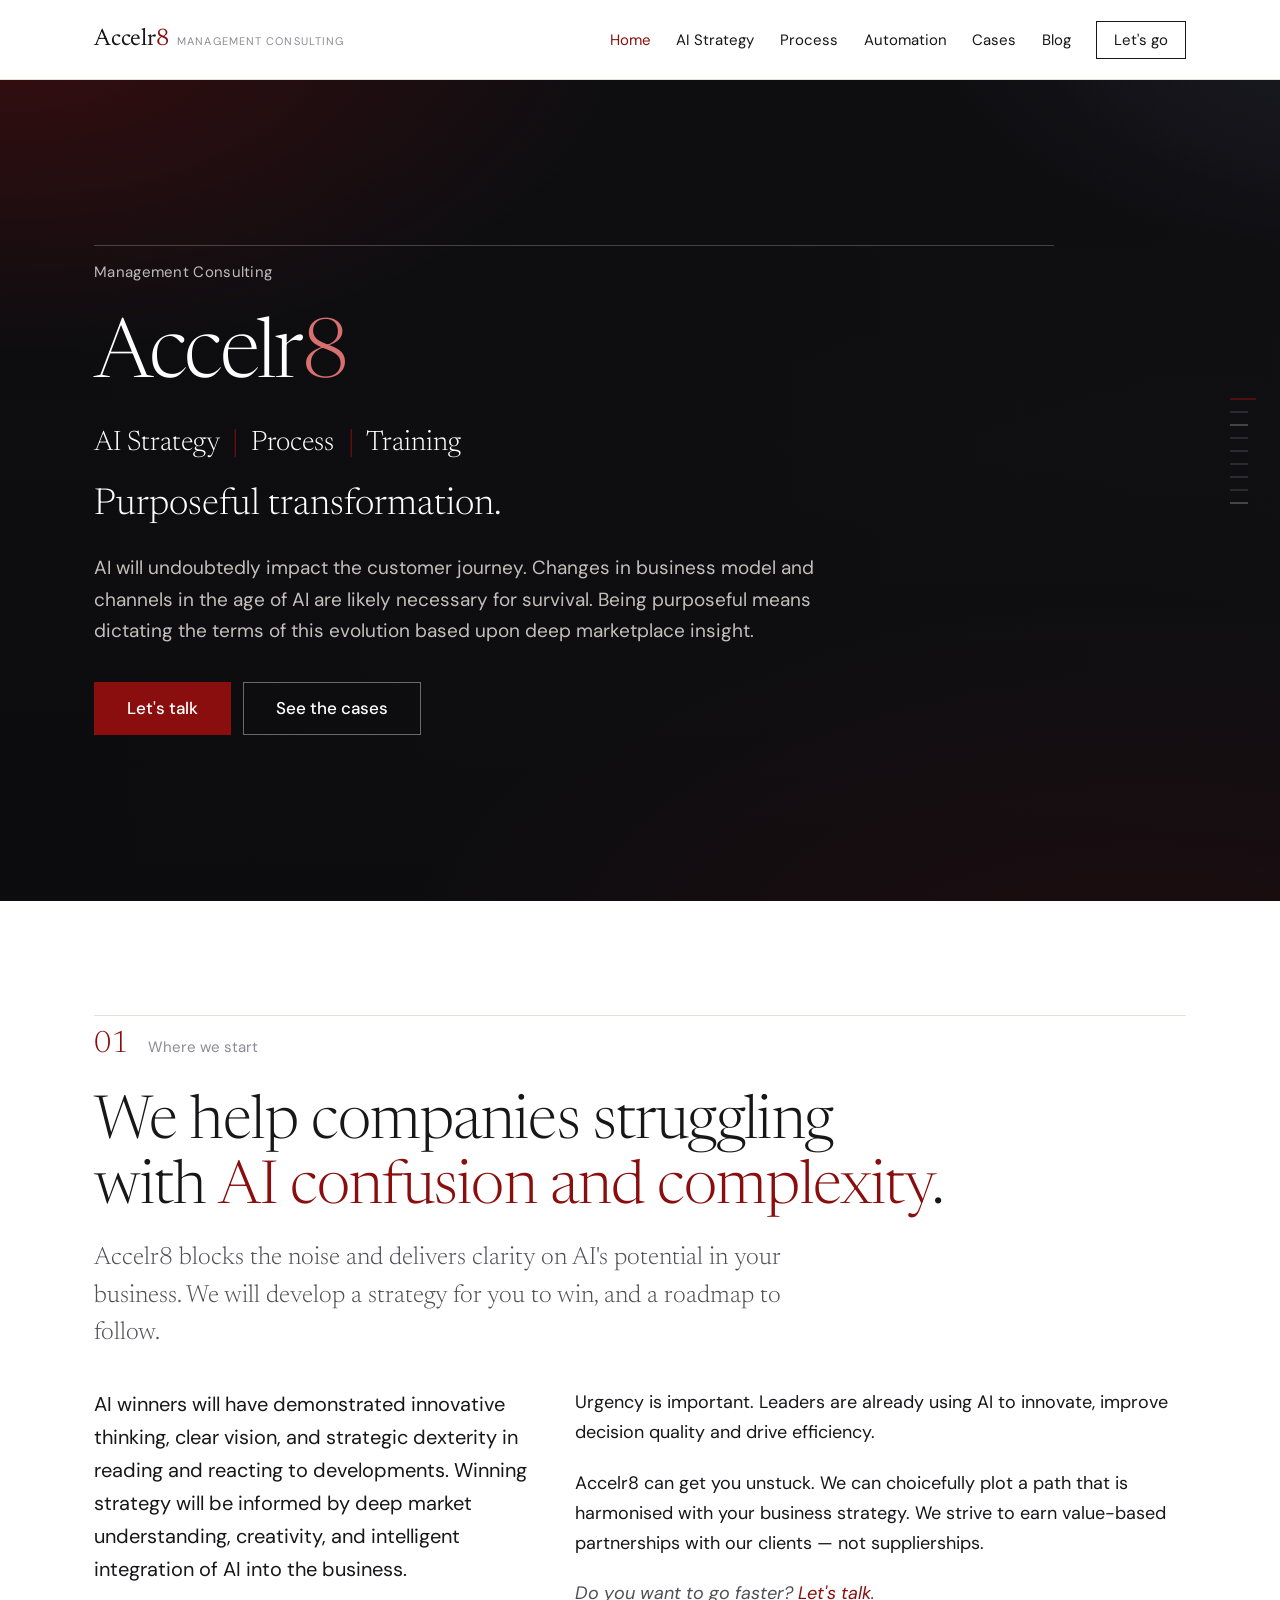
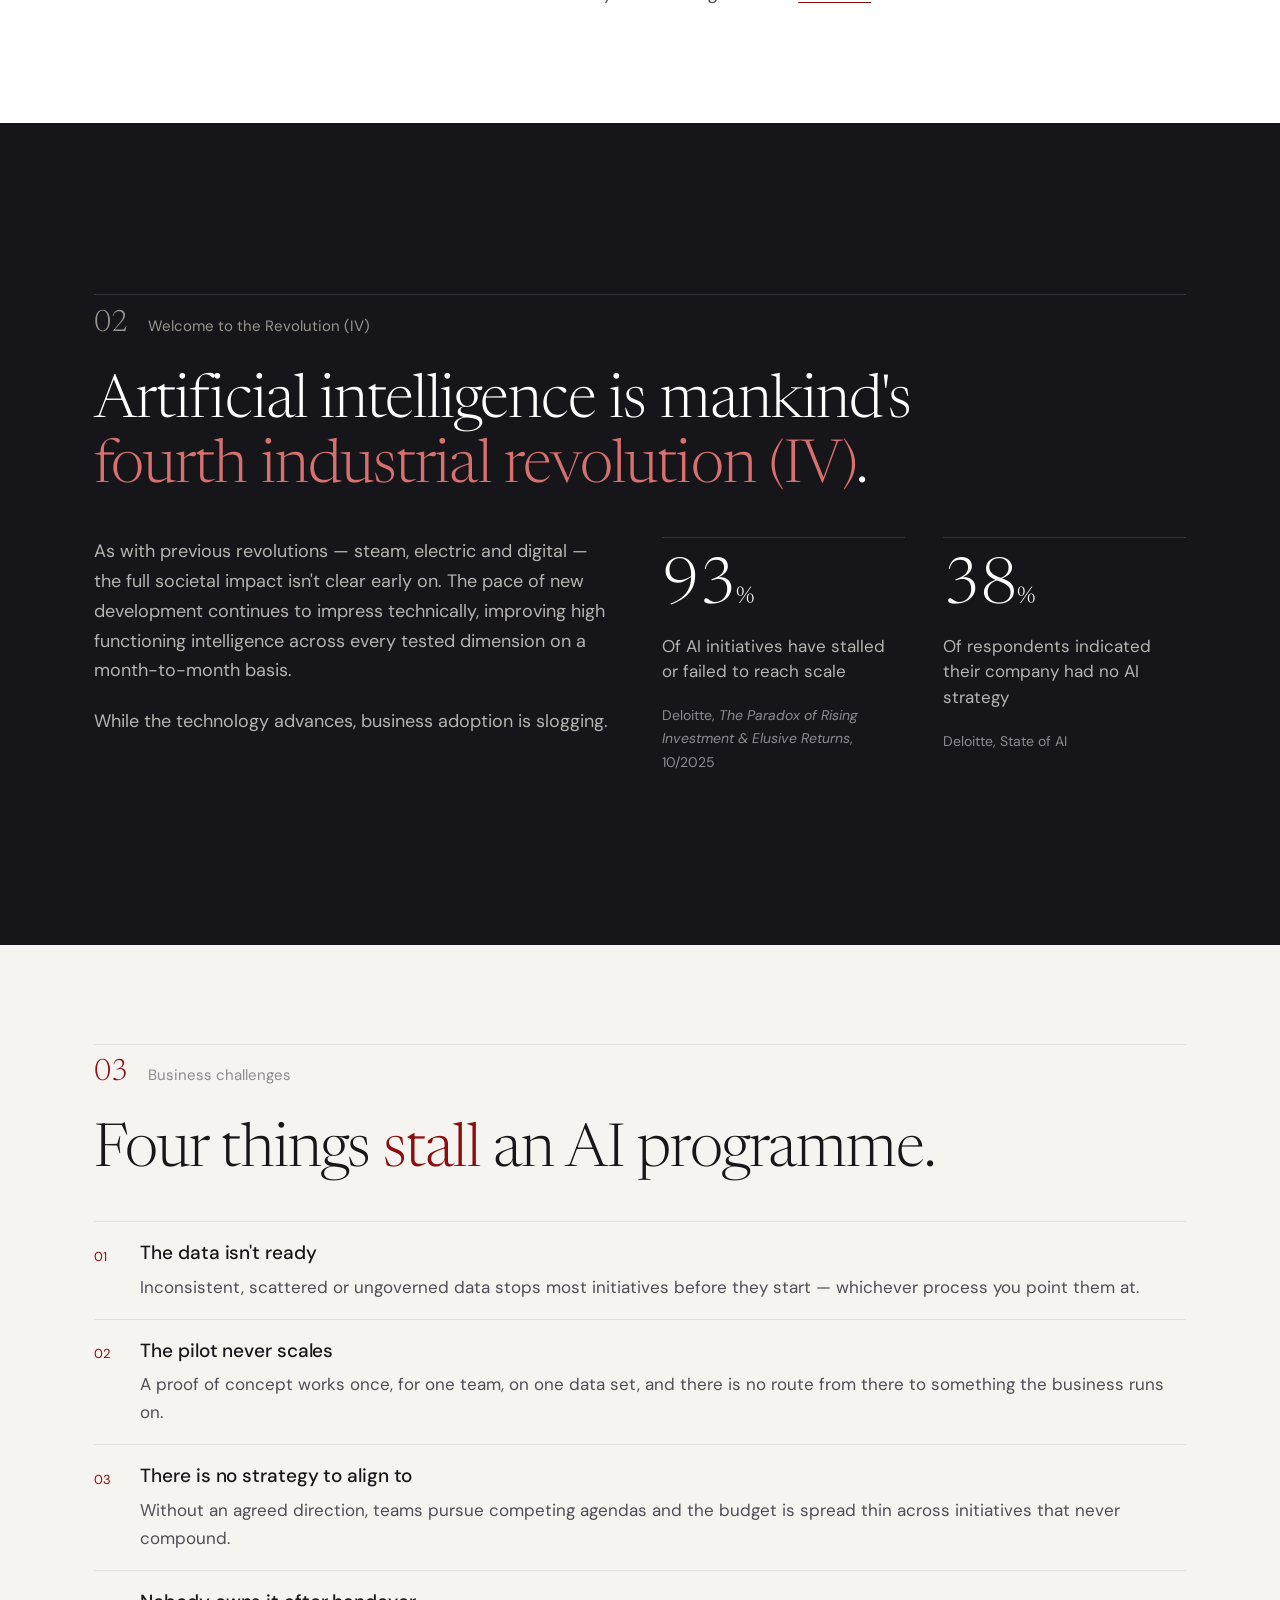
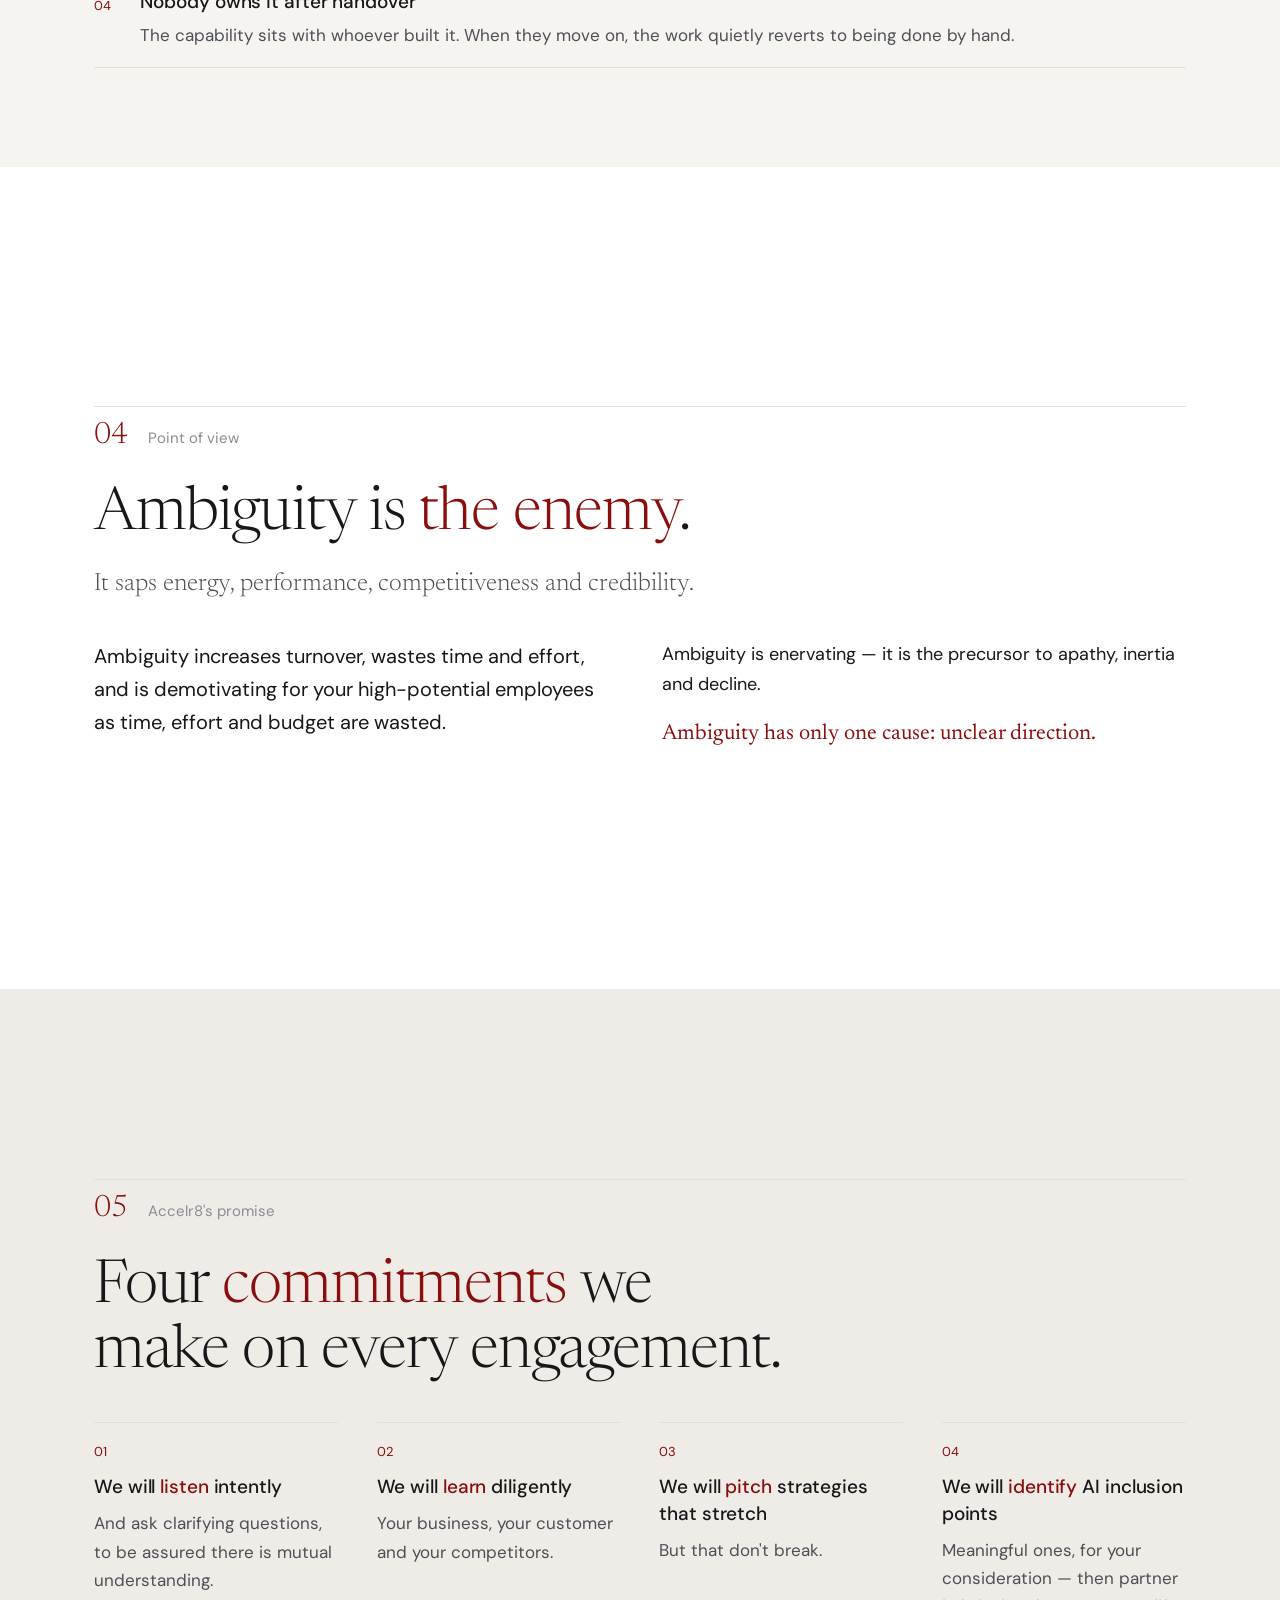
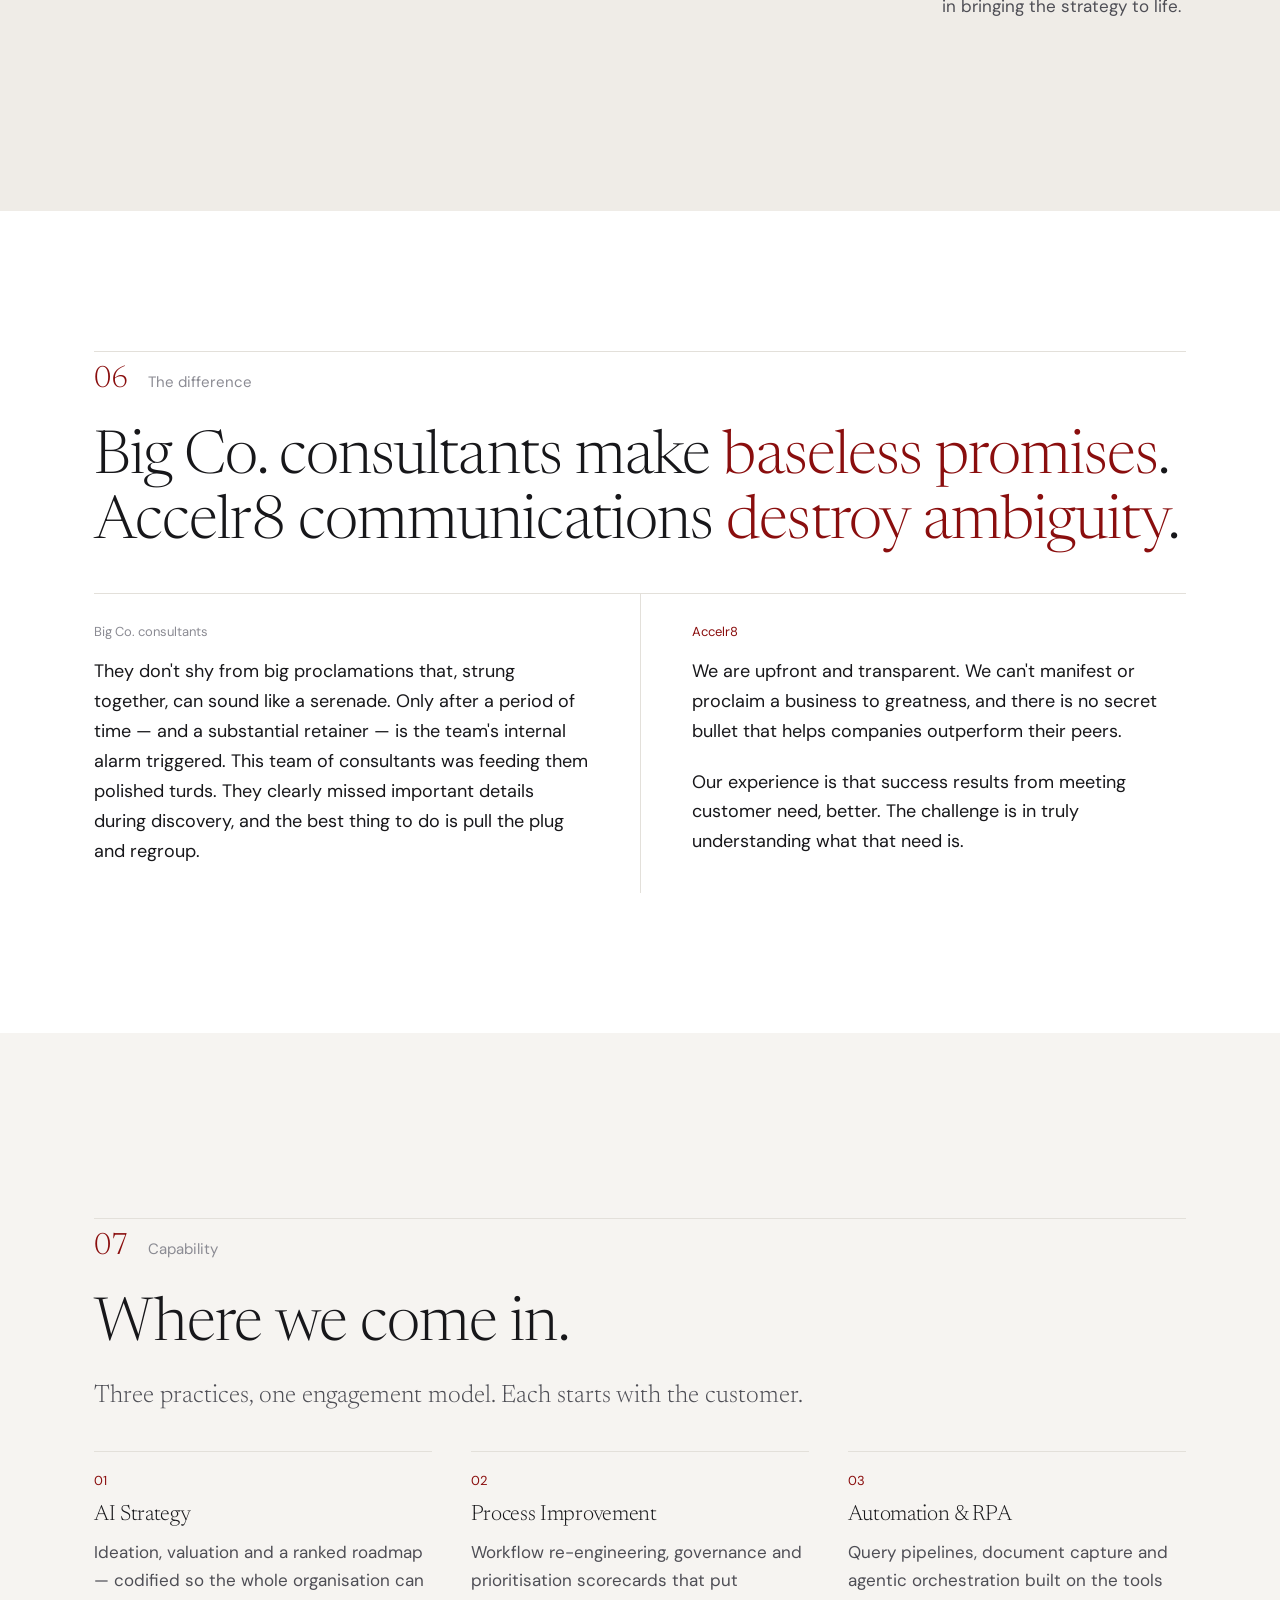
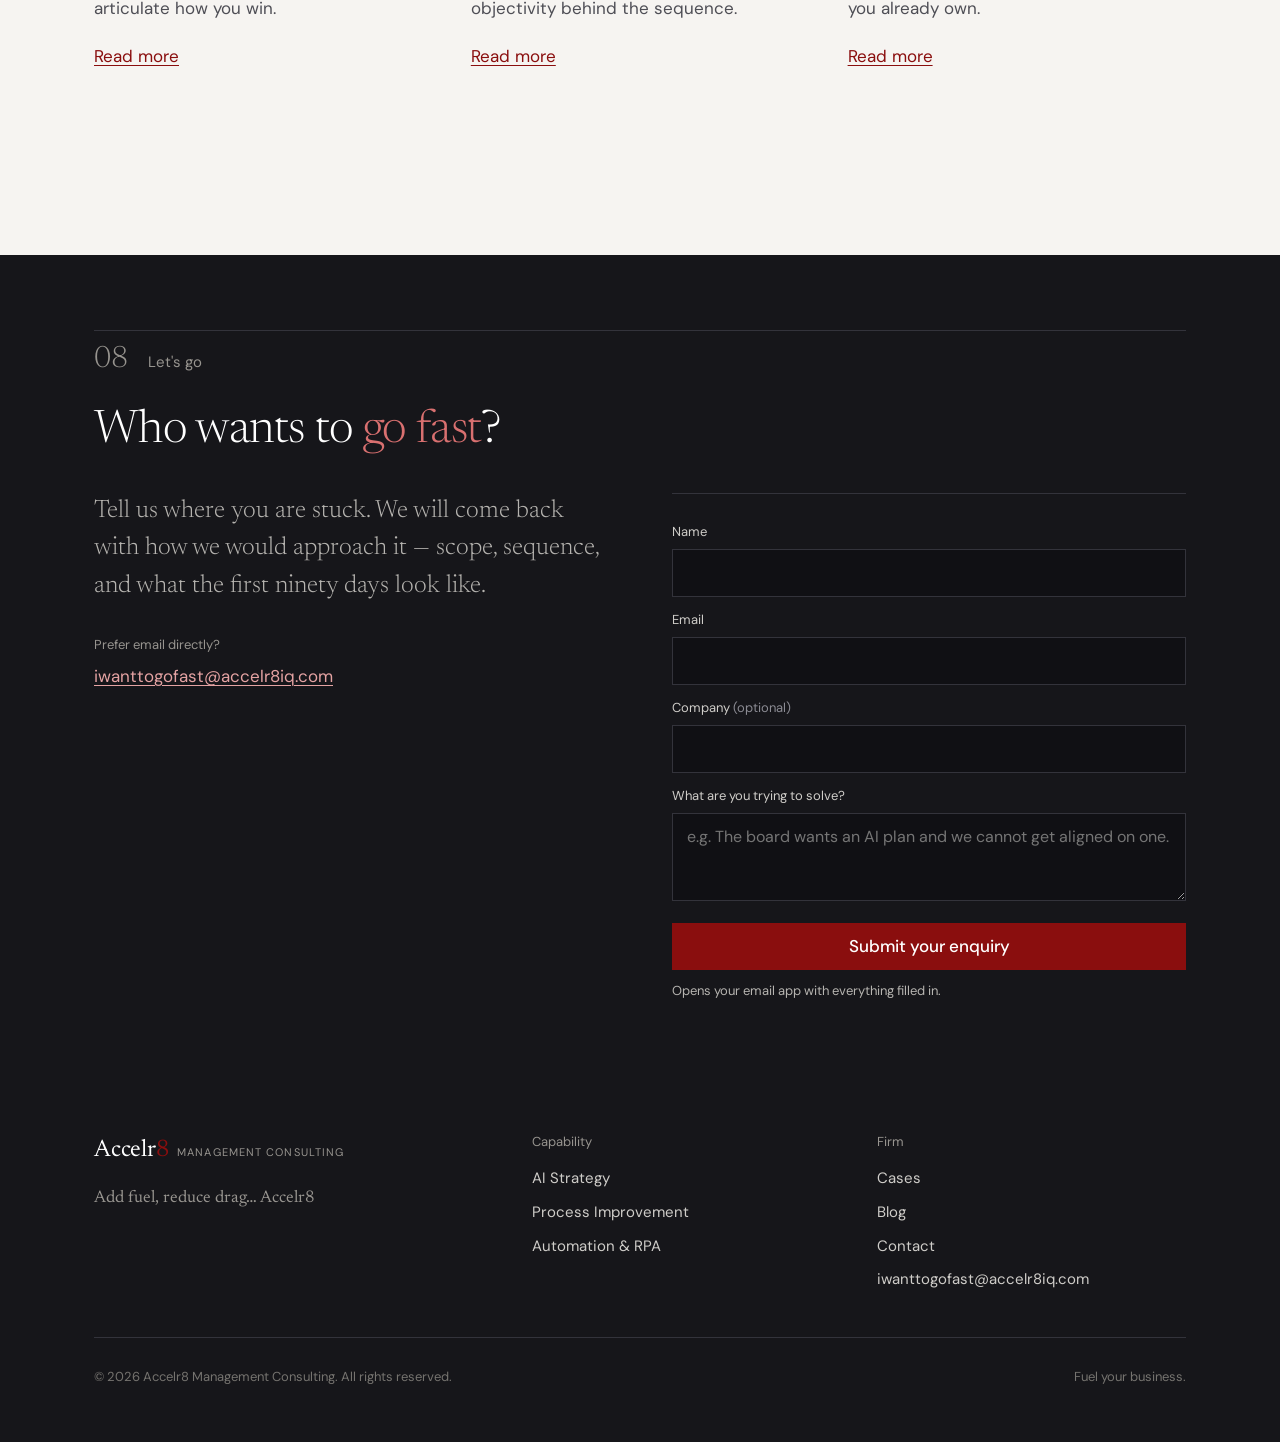
<file: index.html>
<!DOCTYPE html>
<html lang="en">
<head>
<meta charset="UTF-8" />
<meta name="viewport" content="width=device-width, initial-scale=1" />
<title>Accelr8 Management Consulting — AI Strategy, Process, Training</title>
<meta name="description" content="Accelr8 is about purposeful transformation. We block the noise and deliver clarity on AI's potential in your business — a strategy to win, and a roadmap to follow." />
<meta name="theme-color" content="#8a0e0e" />
<meta property="og:title" content="Accelr8 Management Consulting" />
<meta property="og:description" content="Purposeful transformation. AI strategy, process re-engineering, marketing and automation, grounded in deep marketplace insight." />
<meta property="og:type" content="website" />
<link rel="icon" href="data:image/svg+xml,%3Csvg xmlns='http://www.w3.org/2000/svg' viewBox='0 0 32 32'%3E%3Crect width='32' height='32' fill='%2316161a'/%3E%3Ctext x='16' y='23' font-family='Georgia,serif' font-size='19' fill='%238a0e0e' text-anchor='middle'%3E8%3C/text%3E%3C/svg%3E" />
<link rel="preconnect" href="https://fonts.googleapis.com" />
<link rel="preconnect" href="https://fonts.gstatic.com" crossorigin />
<link href="https://fonts.googleapis.com/css2?family=Newsreader:ital,opsz,wght@0,6..72,200..500;1,6..72,200..400&family=DM+Sans:wght@400;500&display=swap" rel="stylesheet" />
<link rel="stylesheet" href="styles.css?v=1789759209" />
</head>
<body>
<a class="skip-link" href="#main">Skip to content</a>

<header class="site-header">
  <div class="wrap header-inner">
    <a class="brand" href="index.html" aria-label="Accelr8 Management Consulting home">
      <span class="brand-mark">Accelr<span class="n8">8</span></span>
      <span class="brand-sub">Management Consulting</span>
    </a>
    <button class="nav-toggle" type="button" aria-expanded="false" aria-controls="site-nav" aria-label="Open menu">
      <span></span><span></span><span></span>
    </button>
    <nav class="site-nav" id="site-nav" aria-label="Main">
      <ul>
        <li><a href="index.html" aria-current="page">Home</a></li>
        <li><a href="ai-strategy.html">AI Strategy</a></li>
        <li><a href="process-improvement.html">Process</a></li>
        <li><a href="automation.html">Automation</a></li>
        <li><a href="cases.html">Cases</a></li>
        <li><a href="blog.html">Blog</a></li>
        <li><a class="nav-cta" href="#contact">Let's go</a></li>
      </ul>
    </nav>
  </div>
</header>

<main id="main">

  <section class="hero" data-nav-label="Accelr8 Performance">
    <!-- Footage: Pexels (free licence), motion-interpolated to 2.5x slower at a
         true 30fps so it stays smooth while slow, then self-hosted. -->
    <div class="hero-media" aria-hidden="true">
      <video autoplay loop muted playsinline preload="metadata"
             src="media/hero-tunnel.mp4?v=1789758799"></video>
    </div>
    <div class="wrap">
      <div class="hero-inner">
        <div class="hero-rule"><span>Management Consulting</span></div>
        <h1 class="d1 hero-wordmark">Accelr<span class="hl">8</span></h1>
        <p class="hero-sub">AI Strategy <span class="sep">|</span> Process <span class="sep">|</span> Training</p>
        <p class="hero-claim">Purposeful transformation.</p>
        <p class="hero-lede">
          AI will undoubtedly impact the customer journey. Changes in business
          model and channels in the age of AI are likely necessary for survival.
          Being purposeful means dictating the terms of this evolution based upon
          deep marketplace insight.
        </p>
        <div class="actions">
          <a class="btn btn-primary" href="mailto:iwanttogofast@accelr8iq.com?subject=Let%27s%20talk">Let's talk</a>
          <a class="btn btn-ghost" href="cases.html">See the cases</a>
        </div>
      </div>
    </div>
  </section>

  <section data-nav-label="Winning">
    <div class="wrap">
      <div class="sec-head">
        <div class="rule-top"><span class="sec-n">01</span><span class="sec-label">Where we start</span></div>
        <div class="head-split">
          <h2 class="d2">We help companies struggling with <span class="hl">AI confusion and complexity</span>.</h2>
          <p class="lede">
            Accelr8 blocks the noise and delivers clarity on AI's potential in your
            business. We will develop a strategy for you to win, and a roadmap to
            follow.
          </p>
        </div>
      </div>
      <div class="cols cols-57">
        <div>
          <p class="body-lg">
            AI winners will have demonstrated innovative thinking, clear vision,
            and strategic dexterity in reading and reacting to developments.
            Winning strategy will be informed by deep market understanding,
            creativity, and intelligent integration of AI into the business.
          </p>
        </div>
        <div>
          <p>
            Urgency is important. Leaders are already using AI to innovate,
            improve decision quality and drive efficiency.
          </p>
          <p>
            Accelr8 can get you unstuck. We can choicefully plot a path that is
            harmonised with your business strategy. We strive to earn
            value-based partnerships with our clients &mdash; not supplierships.
          </p>
          <p class="muted"><em>Do you want to go faster? <a href="mailto:iwanttogofast@accelr8iq.com?subject=Let%27s%20talk">Let's talk</a>.</em></p>
        </div>
      </div>
    </div>
  </section>

  <section class="band-night" data-nav-label="Revolution IV">
    <div class="wrap">
      <div class="sec-head">
        <div class="rule-top"><span class="sec-n">02</span><span class="sec-label">Welcome to the Revolution (IV)</span></div>
        <h2 class="d2 statement-wide">Artificial intelligence is mankind's <span class="hl">fourth industrial revolution&nbsp;(IV)</span>.</h2>
      </div>
      <div class="cols cols-2">
        <div>
          <p>
            As with previous revolutions &mdash; steam, electric and digital
            &mdash; the full societal impact isn't clear early on. The pace of new
            development continues to impress technically, improving high
            functioning intelligence across every tested dimension on a
            month-to-month basis.
          </p>
          <p>While the technology advances, business adoption is slogging.</p>
        </div>
        <div class="figures f2">
          <div class="figure">
            <div class="n">93<span class="u">%</span></div>
            <p class="cap">Of AI initiatives have stalled or failed to reach scale</p>
            <p class="src">Deloitte, <em>The Paradox of Rising Investment &amp; Elusive Returns</em>, 10/2025</p>
          </div>
          <div class="figure">
            <div class="n">38<span class="u">%</span></div>
            <p class="cap">Of respondents indicated their company had no AI strategy</p>
            <p class="src">Deloitte, State of AI</p>
          </div>
        </div>
      </div>
    </div>
  </section>

  <section class="band-wash" data-nav-label="Business challenges">
    <div class="wrap">
      <div class="sec-head">
        <div class="rule-top"><span class="sec-n">03</span><span class="sec-label">Business challenges</span></div>
        <h2 class="d2 statement-wide">Four things <span class="hl">stall</span> an AI programme.</h2>
      </div>
      <ol class="numbered">
        <li>
          <div>
            <h3 class="t1">The data isn't ready</h3>
            <p>Inconsistent, scattered or ungoverned data stops most initiatives before they start &mdash; whichever process you point them at.</p>
          </div>
        </li>
        <li>
          <div>
            <h3 class="t1">The pilot never scales</h3>
            <p>A proof of concept works once, for one team, on one data set, and there is no route from there to something the business runs on.</p>
          </div>
        </li>
        <li>
          <div>
            <h3 class="t1">There is no strategy to align to</h3>
            <p>Without an agreed direction, teams pursue competing agendas and the budget is spread thin across initiatives that never compound.</p>
          </div>
        </li>
        <li>
          <div>
            <h3 class="t1">Nobody owns it after handover</h3>
            <p>The capability sits with whoever built it. When they move on, the work quietly reverts to being done by hand.</p>
          </div>
        </li>
      </ol>
    </div>
  </section>

  <section data-nav-label="Ambiguity is the enemy">
    <div class="wrap">
      <div class="sec-head">
        <div class="rule-top"><span class="sec-n">04</span><span class="sec-label">Point of view</span></div>
        <div class="head-split">
          <h2 class="d2">Ambiguity is <span class="hl">the enemy</span>.</h2>
          <p class="lede">It saps energy, performance, competitiveness and credibility.</p>
        </div>
      </div>
      <div class="cols cols-2">
        <div>
          <p class="body-lg">
            Ambiguity increases turnover, wastes time and effort, and is
            demotivating for your high-potential employees as time, effort and
            budget are wasted.
          </p>
        </div>
        <div>
          <p>
            Ambiguity is enervating &mdash; it is the precursor to apathy, inertia
            and decline.
          </p>
          <p class="accent" style="font-family:var(--serif);font-size:1.375rem;line-height:1.35">
            Ambiguity has only one cause: unclear direction.
          </p>
        </div>
      </div>
    </div>
  </section>

  <section class="band-wash2" data-nav-label="Accelr8's Promise">
    <div class="wrap">
      <div class="sec-head">
        <div class="rule-top"><span class="sec-n">05</span><span class="sec-label">Accelr8's promise</span></div>
        <h2 class="d2 statement-wide">Four <span class="hl">commitments</span> we make on every engagement.</h2>
      </div>
      <ul class="ruled-grid g4">
        <li>
          <span class="idx">01</span>
          <h3 class="t1">We will <span class="hl">listen</span> intently</h3>
          <p>And ask clarifying questions, to be assured there is mutual understanding.</p>
        </li>
        <li>
          <span class="idx">02</span>
          <h3 class="t1">We will <span class="hl">learn</span> diligently</h3>
          <p>Your business, your customer and your competitors.</p>
        </li>
        <li>
          <span class="idx">03</span>
          <h3 class="t1">We will <span class="hl">pitch</span> strategies that stretch</h3>
          <p>But that don't break.</p>
        </li>
        <li>
          <span class="idx">04</span>
          <h3 class="t1">We will <span class="hl">identify</span> AI inclusion points</h3>
          <p>Meaningful ones, for your consideration &mdash; then partner in bringing the strategy to life.</p>
        </li>
      </ul>
    </div>
  </section>

  <section data-nav-label="Big Co. vs Accelr8">
    <div class="wrap">
      <div class="sec-head">
        <div class="rule-top"><span class="sec-n">06</span><span class="sec-label">The difference</span></div>
        <h2 class="d2 statement-wide">Big Co. consultants make <span class="hl">baseless promises</span>. Accelr8 communications <span class="hl">destroy ambiguity</span>.</h2>
      </div>
      <div class="versus">
        <div>
          <p class="who">Big Co. consultants</p>
          <p>
            They don't shy from big proclamations that, strung together, can sound
            like a serenade. Only after a period of time &mdash; and a substantial
            retainer &mdash; is the team's internal alarm triggered. This team of
            consultants was feeding them polished turds. They clearly missed
            important details during discovery, and the best thing to do is pull
            the plug and regroup.
          </p>
        </div>
        <div>
          <p class="who is-us">Accelr8</p>
          <p>
            We are upfront and transparent. We can't manifest or proclaim a
            business to greatness, and there is no secret bullet that helps
            companies outperform their peers.
          </p>
          <p>
            Our experience is that success results from meeting customer need,
            better. The challenge is in truly understanding what that need is.
          </p>
        </div>
      </div>
    </div>
  </section>

  <section class="band-wash" data-nav-label="Capability">
    <div class="wrap">
      <div class="sec-head">
        <div class="rule-top"><span class="sec-n">07</span><span class="sec-label">Capability</span></div>
        <div class="head-split">
          <h2 class="d2">Where we come in.</h2>
          <p class="lede">Three practices, one engagement model. Each starts with the customer.</p>
        </div>
      </div>
      <ul class="ruled-grid g3">
        <li>
          <span class="idx">01</span>
          <h3 class="d3" style="font-size:1.375rem;margin-bottom:.6rem">AI Strategy</h3>
          <p>Ideation, valuation and a ranked roadmap &mdash; codified so the whole organisation can articulate how you win.</p>
          <p style="margin-top:.9rem"><a href="ai-strategy.html">Read more</a></p>
        </li>
        <li>
          <span class="idx">02</span>
          <h3 class="d3" style="font-size:1.375rem;margin-bottom:.6rem">Process Improvement</h3>
          <p>Workflow re-engineering, governance and prioritisation scorecards that put objectivity behind the sequence.</p>
          <p style="margin-top:.9rem"><a href="process-improvement.html">Read more</a></p>
        </li>
        <li>
          <span class="idx">03</span>
          <h3 class="d3" style="font-size:1.375rem;margin-bottom:.6rem">Automation &amp; RPA</h3>
          <p>Query pipelines, document capture and agentic orchestration built on the tools you already own.</p>
          <p style="margin-top:.9rem"><a href="automation.html">Read more</a></p>
        </li>
      </ul>
    </div>
  </section>

  <section class="band-night" id="contact" data-nav-label="Who wants to go fast?">
    <div class="wrap">
      <div class="sec-head">
        <div class="rule-top"><span class="sec-n">08</span><span class="sec-label">Let's go</span></div>
        <h2 class="d2">Who wants to <span class="hl">go fast</span>?</h2>
      </div>
      <div class="contact-grid">
        <div>
          <p class="lede">
            Tell us where you are stuck. We will come back with how we would
            approach it &mdash; scope, sequence, and what the first ninety days
            look like.
          </p>
          <div class="contact-direct">
            <p class="k">Prefer email directly?</p>
            <a href="mailto:iwanttogofast@accelr8iq.com">iwanttogofast@accelr8iq.com</a>
          </div>
        </div>
        <form class="form-shell" id="enquiry-form" novalidate>
          <div class="field">
            <label for="ef-name">Name</label>
            <input type="text" id="ef-name" name="name" autocomplete="name" required />
          </div>
          <div class="field">
            <label for="ef-email">Email</label>
            <input type="email" id="ef-email" name="email" autocomplete="email" required />
          </div>
          <div class="field">
            <label for="ef-company">Company <span class="opt">(optional)</span></label>
            <input type="text" id="ef-company" name="company" autocomplete="organization" />
          </div>
          <div class="field">
            <label for="ef-message">What are you trying to solve?</label>
            <textarea id="ef-message" name="message" required placeholder="e.g. The board wants an AI plan and we cannot get aligned on one."></textarea>
          </div>
          <button class="btn btn-primary" type="submit" style="width:100%">Submit your enquiry</button>
          <p class="form-note" id="form-note">Opens your email app with everything filled in.</p>
        </form>
      </div>
    </div>
  </section>

</main>

<footer class="site-footer">
  <div class="wrap">
    <div class="footer-top">
      <div>
        <span class="brand">
          <span class="brand-mark">Accelr<span class="n8">8</span></span>
          <span class="brand-sub">Management Consulting</span>
        </span>
        <p class="footer-tag">Add fuel, reduce drag&hellip; Accelr8</p>
      </div>
      <div class="footer-col">
        <h4>Capability</h4>
        <ul>
          <li><a href="ai-strategy.html">AI Strategy</a></li>
          <li><a href="process-improvement.html">Process Improvement</a></li>
          <li><a href="automation.html">Automation &amp; RPA</a></li>
        </ul>
      </div>
      <div class="footer-col">
        <h4>Firm</h4>
        <ul>
          <li><a href="cases.html">Cases</a></li>
          <li><a href="blog.html">Blog</a></li>
          <li><a href="index.html#contact">Contact</a></li>
          <li><a href="mailto:iwanttogofast@accelr8iq.com">iwanttogofast@accelr8iq.com</a></li>
        </ul>
      </div>
    </div>
    <div class="footer-bottom">
      <span>&copy; <span id="year">2026</span> Accelr8 Management Consulting. All rights reserved.</span>
      <span>Fuel your business.</span>
    </div>
  </div>
</footer>

<script src="script.js?v=1789759209"></script>
</body>
</html>
</file>
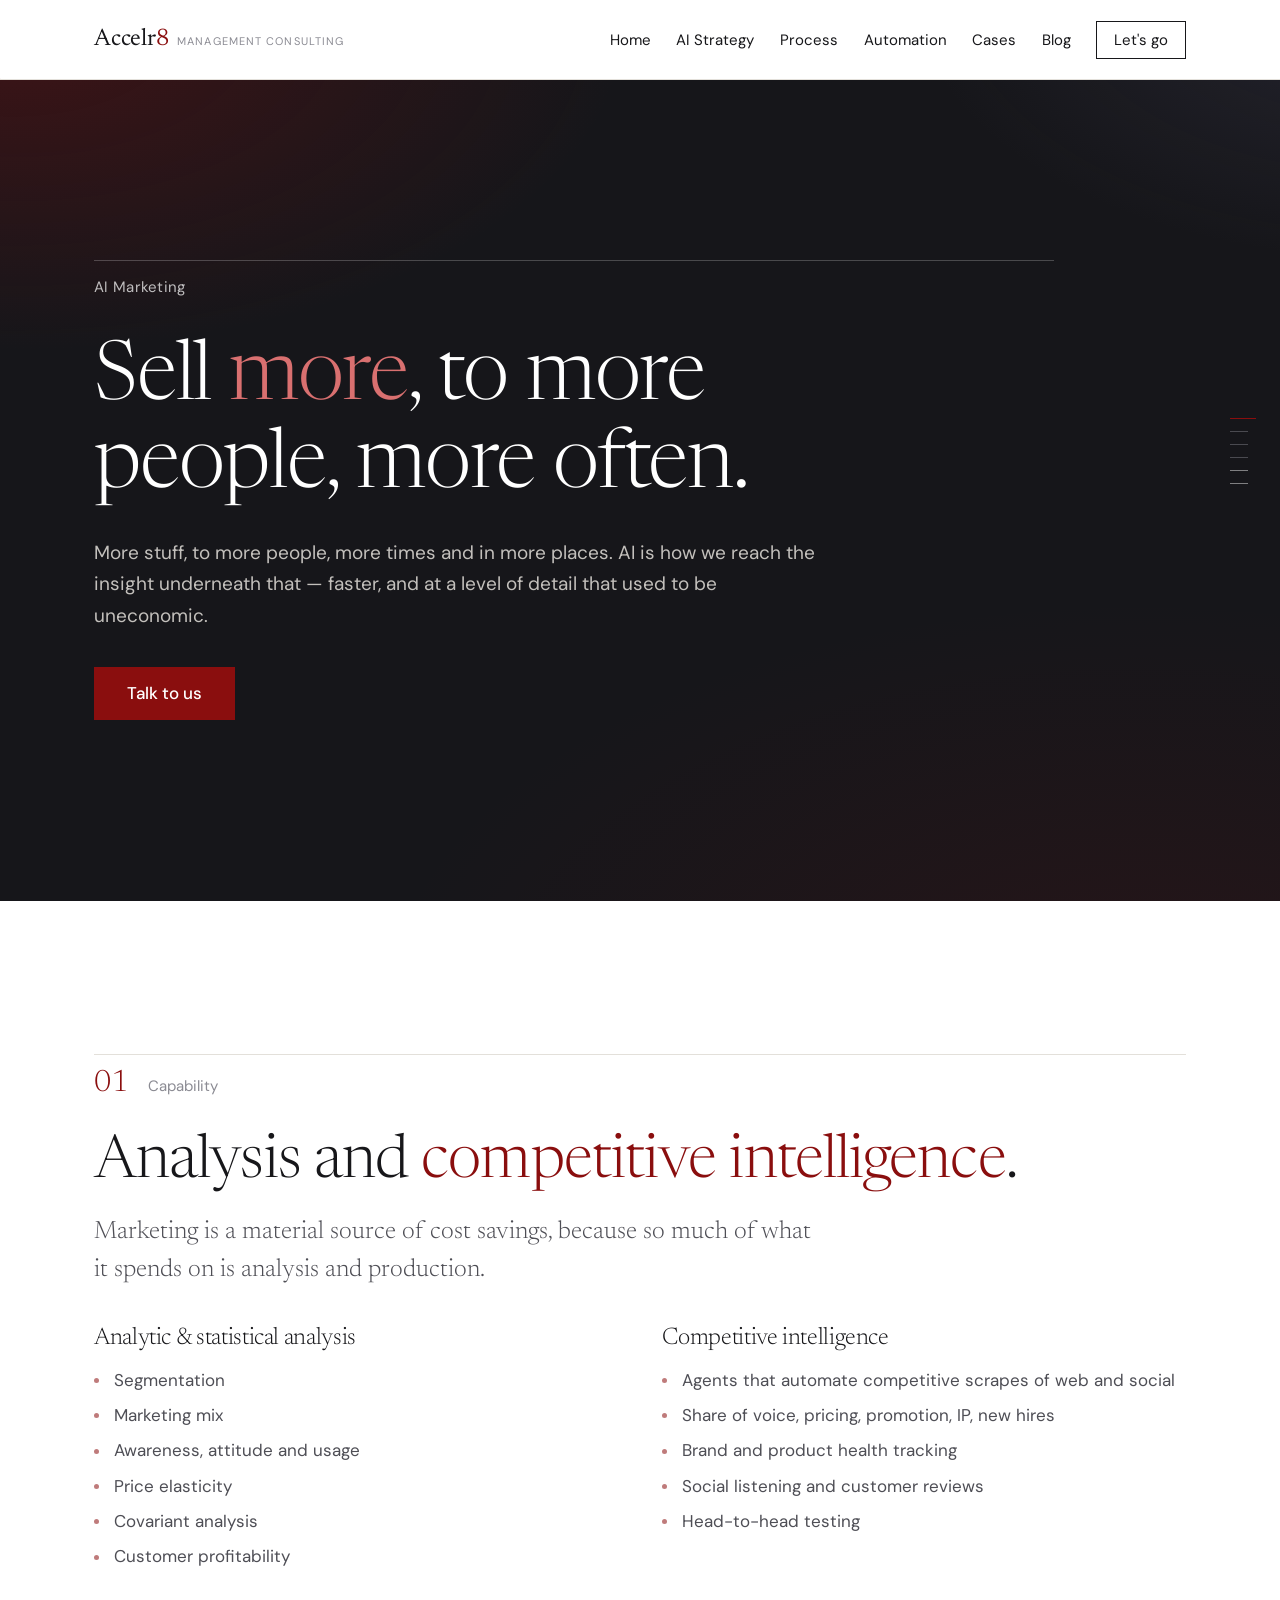
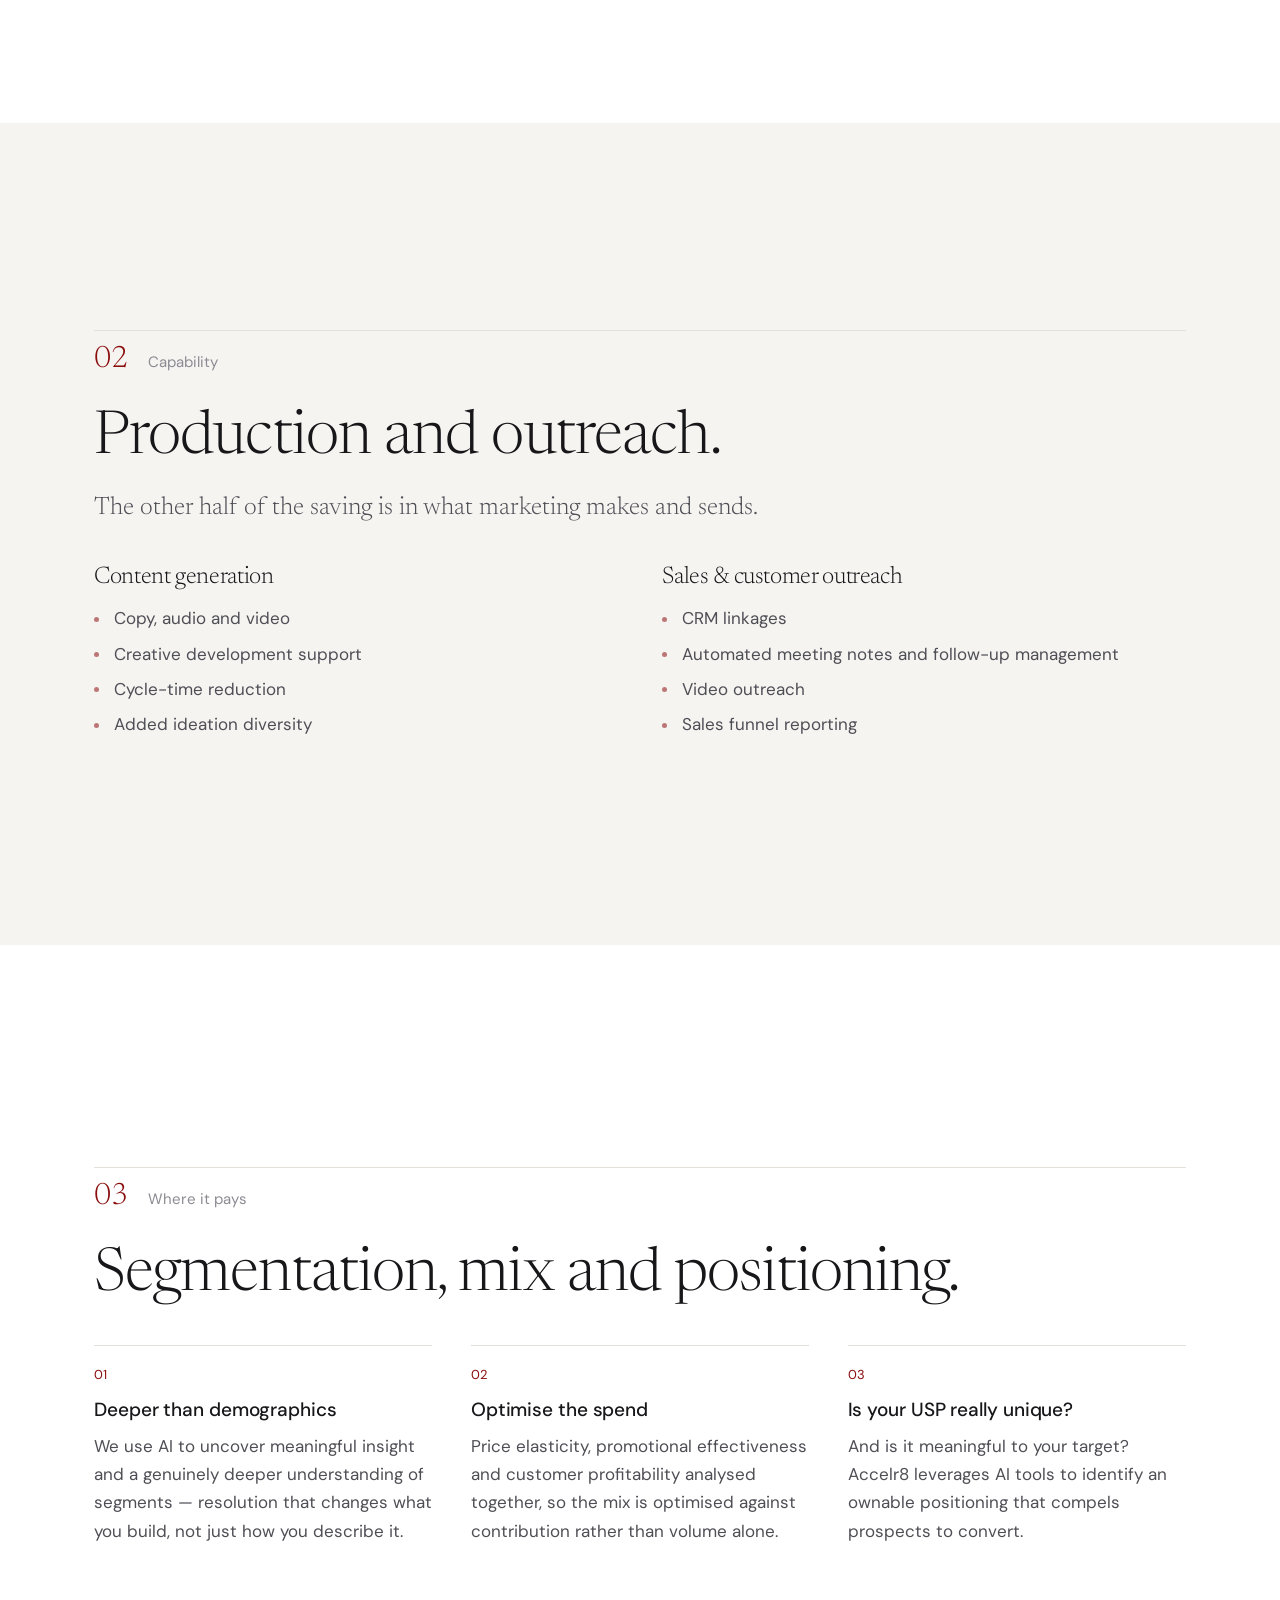
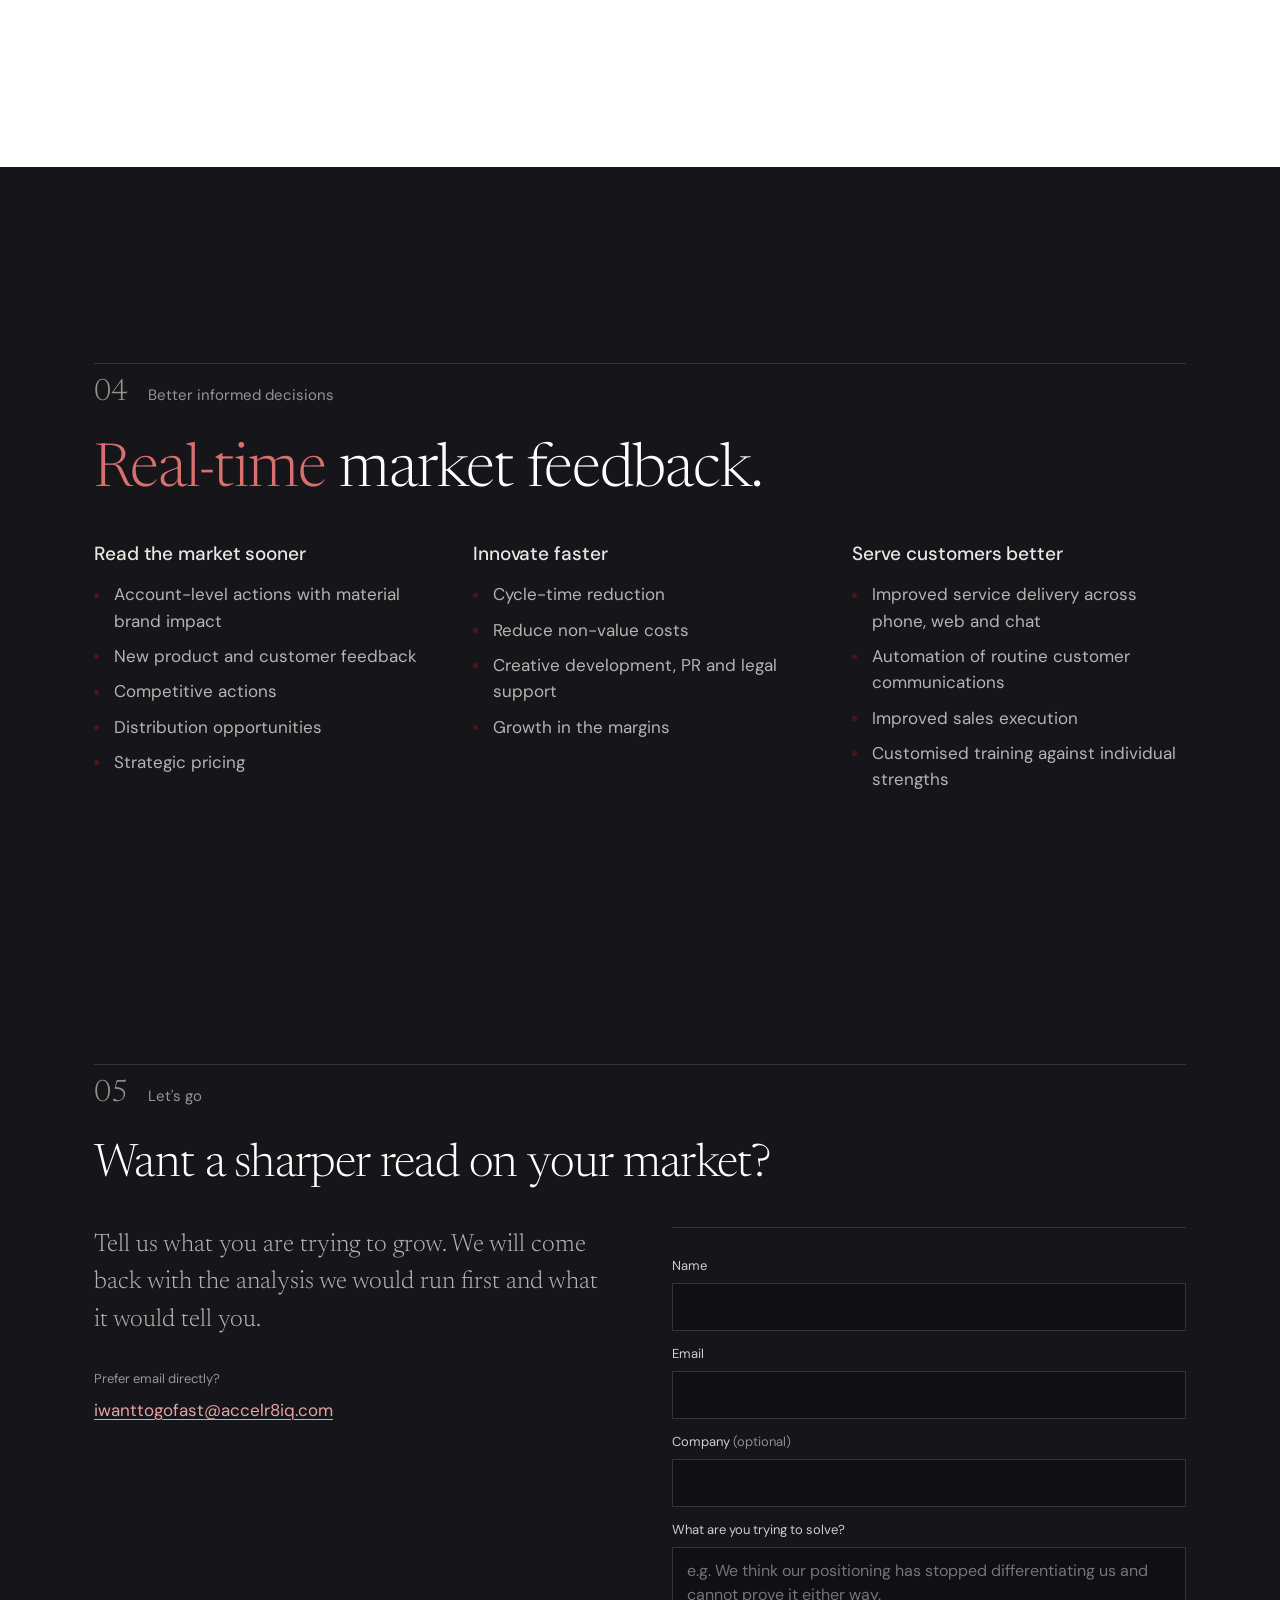
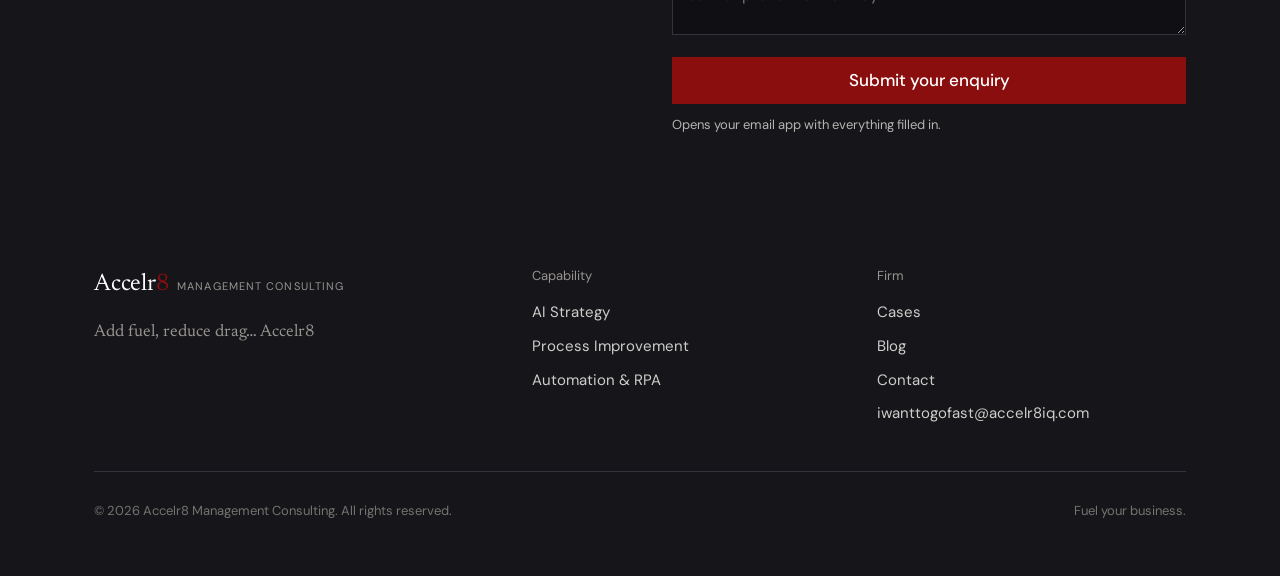
<file: ai-marketing.html>
<!DOCTYPE html>
<html lang="en">
<head>
<meta charset="UTF-8" />
<meta name="viewport" content="width=device-width, initial-scale=1" />
<title>AI Marketing — Accelr8 Management Consulting</title>
<meta name="description" content="Segmentation, marketing mix, brand positioning and competitive intelligence powered by AI. Accelr8 helps clients sell more, to more people, more often." />
<meta name="robots" content="noindex, nofollow" />
<meta name="theme-color" content="#8a0e0e" />
<meta property="og:title" content="AI Marketing — Accelr8 Management Consulting" />
<meta property="og:description" content="Segmentation, marketing mix, brand positioning and competitive intelligence powered by AI. Accelr8 helps clients sell more, to more people, more often." />
<meta property="og:type" content="website" />
<link rel="icon" href="data:image/svg+xml,%3Csvg xmlns='http://www.w3.org/2000/svg' viewBox='0 0 32 32'%3E%3Crect width='32' height='32' fill='%2316161a'/%3E%3Ctext x='16' y='23' font-family='Georgia,serif' font-size='19' fill='%238a0e0e' text-anchor='middle'%3E8%3C/text%3E%3C/svg%3E" />
<link rel="preconnect" href="https://fonts.googleapis.com" />
<link rel="preconnect" href="https://fonts.gstatic.com" crossorigin />
<link href="https://fonts.googleapis.com/css2?family=Newsreader:ital,opsz,wght@0,6..72,200..500;1,6..72,200..400&family=DM+Sans:wght@400;500&display=swap" rel="stylesheet" />
<link rel="stylesheet" href="styles.css?v=1789759209" />
</head>
<body>
<a class="skip-link" href="#main">Skip to content</a>

<header class="site-header">
  <div class="wrap header-inner">
    <a class="brand" href="index.html" aria-label="Accelr8 Management Consulting home">
      <span class="brand-mark">Accelr<span class="n8">8</span></span>
      <span class="brand-sub">Management Consulting</span>
    </a>
    <button class="nav-toggle" type="button" aria-expanded="false" aria-controls="site-nav" aria-label="Open menu">
      <span></span><span></span><span></span>
    </button>
    <nav class="site-nav" id="site-nav" aria-label="Main">
      <ul>
        <li><a href="index.html">Home</a></li>
        <li><a href="ai-strategy.html">AI Strategy</a></li>
        <li><a href="process-improvement.html">Process</a></li>
        <li><a href="automation.html">Automation</a></li>
        <li><a href="cases.html">Cases</a></li>
        <li><a href="blog.html">Blog</a></li>
        <li><a class="nav-cta" href="index.html#contact">Let's go</a></li>
      </ul>
    </nav>
  </div>
</header>

<main id="main">

  <section class="hero hero-page" data-nav-label="AI Marketing">
    <div class="wrap">
      <div class="hero-inner">
        <div class="hero-rule"><span>AI Marketing</span></div>
        <h1 class="d1">Sell <span class="hl">more</span>, to more people, more often.</h1>
        <p class="hero-lede">
            More stuff, to more people, more times and in more places. AI is how
            we reach the insight underneath that &mdash; faster, and at a level of
            detail that used to be uneconomic.
          </p>
        <div class="actions">
          <a class="btn btn-primary" href="#contact">Talk to us</a>
        </div>
      </div>
    </div>
  </section>

  <section data-nav-label="Analysis & intelligence">
    <div class="wrap">
      <div class="sec-head">
        <div class="rule-top"><span class="sec-n">01</span><span class="sec-label">Capability</span></div>
        <div class="head-split">
          <h2 class="d2">Analysis and <span class="hl">competitive intelligence</span>.</h2>
          <p class="lede">
            Marketing is a material source of cost savings, because so much of
            what it spends on is analysis and production.
          </p>
        </div>
      </div>
      <div class="cols cols-2">
        <div>
          <h3 class="d3" style="font-size:1.5rem;margin-bottom:.5rem">Analytic &amp; statistical analysis</h3>
          <ul class="marks">
            <li>Segmentation</li>
            <li>Marketing mix</li>
            <li>Awareness, attitude and usage</li>
            <li>Price elasticity</li>
            <li>Covariant analysis</li>
            <li>Customer profitability</li>
          </ul>
        </div>
        <div>
          <h3 class="d3" style="font-size:1.5rem;margin-bottom:.5rem">Competitive intelligence</h3>
          <ul class="marks">
            <li>Agents that automate competitive scrapes of web and social</li>
            <li>Share of voice, pricing, promotion, IP, new hires</li>
            <li>Brand and product health tracking</li>
            <li>Social listening and customer reviews</li>
            <li>Head-to-head testing</li>
          </ul>
        </div>
      </div>
    </div>
  </section>

  <section class="band-wash" data-nav-label="Production & outreach">
    <div class="wrap">
      <div class="sec-head">
        <div class="rule-top"><span class="sec-n">02</span><span class="sec-label">Capability</span></div>
        <div class="head-split">
          <h2 class="d2">Production and outreach.</h2>
          <p class="lede">The other half of the saving is in what marketing makes and sends.</p>
        </div>
      </div>
      <div class="cols cols-2">
        <div>
          <h3 class="d3" style="font-size:1.5rem;margin-bottom:.5rem">Content generation</h3>
          <ul class="marks">
            <li>Copy, audio and video</li>
            <li>Creative development support</li>
            <li>Cycle-time reduction</li>
            <li>Added ideation diversity</li>
          </ul>
        </div>
        <div>
          <h3 class="d3" style="font-size:1.5rem;margin-bottom:.5rem">Sales &amp; customer outreach</h3>
          <ul class="marks">
            <li>CRM linkages</li>
            <li>Automated meeting notes and follow-up management</li>
            <li>Video outreach</li>
            <li>Sales funnel reporting</li>
          </ul>
        </div>
      </div>
    </div>
  </section>

  <section data-nav-label="Segmentation, mix, positioning">
    <div class="wrap">
      <div class="sec-head">
        <div class="rule-top"><span class="sec-n">03</span><span class="sec-label">Where it pays</span></div>
        <h2 class="d2 statement-wide">Segmentation, mix and positioning.</h2>
      </div>
      <ul class="ruled-grid g3">
        <li>
          <span class="idx">01</span>
          <h3 class="t1">Deeper than demographics</h3>
          <p>We use AI to uncover meaningful insight and a genuinely deeper understanding of segments &mdash; resolution that changes what you build, not just how you describe it.</p>
        </li>
        <li>
          <span class="idx">02</span>
          <h3 class="t1">Optimise the spend</h3>
          <p>Price elasticity, promotional effectiveness and customer profitability analysed together, so the mix is optimised against contribution rather than volume alone.</p>
        </li>
        <li>
          <span class="idx">03</span>
          <h3 class="t1">Is your USP really unique?</h3>
          <p>And is it meaningful to your target? Accelr8 leverages AI tools to identify an ownable positioning that compels prospects to convert.</p>
        </li>
      </ul>
    </div>
  </section>

  <section class="band-night" data-nav-label="Real-time market feedback">
    <div class="wrap">
      <div class="sec-head">
        <div class="rule-top"><span class="sec-n">04</span><span class="sec-label">Better informed decisions</span></div>
        <h2 class="d2 statement-wide"><span class="hl">Real-time</span> market feedback.</h2>
      </div>
      <div class="cols cols-3">
        <div>
          <h3 class="t1" style="margin-bottom:.35rem">Read the market sooner</h3>
          <ul class="marks">
            <li>Account-level actions with material brand impact</li>
            <li>New product and customer feedback</li>
            <li>Competitive actions</li>
            <li>Distribution opportunities</li>
            <li>Strategic pricing</li>
          </ul>
        </div>
        <div>
          <h3 class="t1" style="margin-bottom:.35rem">Innovate faster</h3>
          <ul class="marks">
            <li>Cycle-time reduction</li>
            <li>Reduce non-value costs</li>
            <li>Creative development, PR and legal support</li>
            <li>Growth in the margins</li>
          </ul>
        </div>
        <div>
          <h3 class="t1" style="margin-bottom:.35rem">Serve customers better</h3>
          <ul class="marks">
            <li>Improved service delivery across phone, web and chat</li>
            <li>Automation of routine customer communications</li>
            <li>Improved sales execution</li>
            <li>Customised training against individual strengths</li>
          </ul>
        </div>
      </div>
    </div>
  </section>

  <section class="band-night" id="contact" data-nav-label="Let's go">
    <div class="wrap">
      <div class="sec-head">
        <div class="rule-top"><span class="sec-n">05</span><span class="sec-label">Let's go</span></div>
        <h2 class="d2">Want a sharper read on your market?</h2>
      </div>
      <div class="contact-grid">
        <div>
          <p class="lede">Tell us what you are trying to grow. We will come back with the analysis we would run first and what it would tell you.</p>
          <div class="contact-direct">
            <p class="k">Prefer email directly?</p>
            <a href="mailto:iwanttogofast@accelr8iq.com">iwanttogofast@accelr8iq.com</a>
          </div>
        </div>
        <form class="form-shell" id="enquiry-form" novalidate>
          <div class="field">
            <label for="ef-name">Name</label>
            <input type="text" id="ef-name" name="name" autocomplete="name" required />
          </div>
          <div class="field">
            <label for="ef-email">Email</label>
            <input type="email" id="ef-email" name="email" autocomplete="email" required />
          </div>
          <div class="field">
            <label for="ef-company">Company <span class="opt">(optional)</span></label>
            <input type="text" id="ef-company" name="company" autocomplete="organization" />
          </div>
          <div class="field">
            <label for="ef-message">What are you trying to solve?</label>
            <textarea id="ef-message" name="message" required placeholder="e.g. We think our positioning has stopped differentiating us and cannot prove it either way."></textarea>
          </div>
          <button class="btn btn-primary" type="submit" style="width:100%">Submit your enquiry</button>
          <p class="form-note" id="form-note">Opens your email app with everything filled in.</p>
        </form>
      </div>
    </div>
  </section>

</main>

<footer class="site-footer">
  <div class="wrap">
    <div class="footer-top">
      <div>
        <span class="brand">
          <span class="brand-mark">Accelr<span class="n8">8</span></span>
          <span class="brand-sub">Management Consulting</span>
        </span>
        <p class="footer-tag">Add fuel, reduce drag&hellip; Accelr8</p>
      </div>
      <div class="footer-col">
        <h4>Capability</h4>
        <ul>
          <li><a href="ai-strategy.html">AI Strategy</a></li>
          <li><a href="process-improvement.html">Process Improvement</a></li>
          <li><a href="automation.html">Automation &amp; RPA</a></li>
        </ul>
      </div>
      <div class="footer-col">
        <h4>Firm</h4>
        <ul>
          <li><a href="cases.html">Cases</a></li>
          <li><a href="blog.html">Blog</a></li>
          <li><a href="index.html#contact">Contact</a></li>
          <li><a href="mailto:iwanttogofast@accelr8iq.com">iwanttogofast@accelr8iq.com</a></li>
        </ul>
      </div>
    </div>
    <div class="footer-bottom">
      <span>&copy; <span id="year">2026</span> Accelr8 Management Consulting. All rights reserved.</span>
      <span>Fuel your business.</span>
    </div>
  </div>
</footer>

<script src="script.js?v=1789759209"></script>
</body>
</html>
</file>
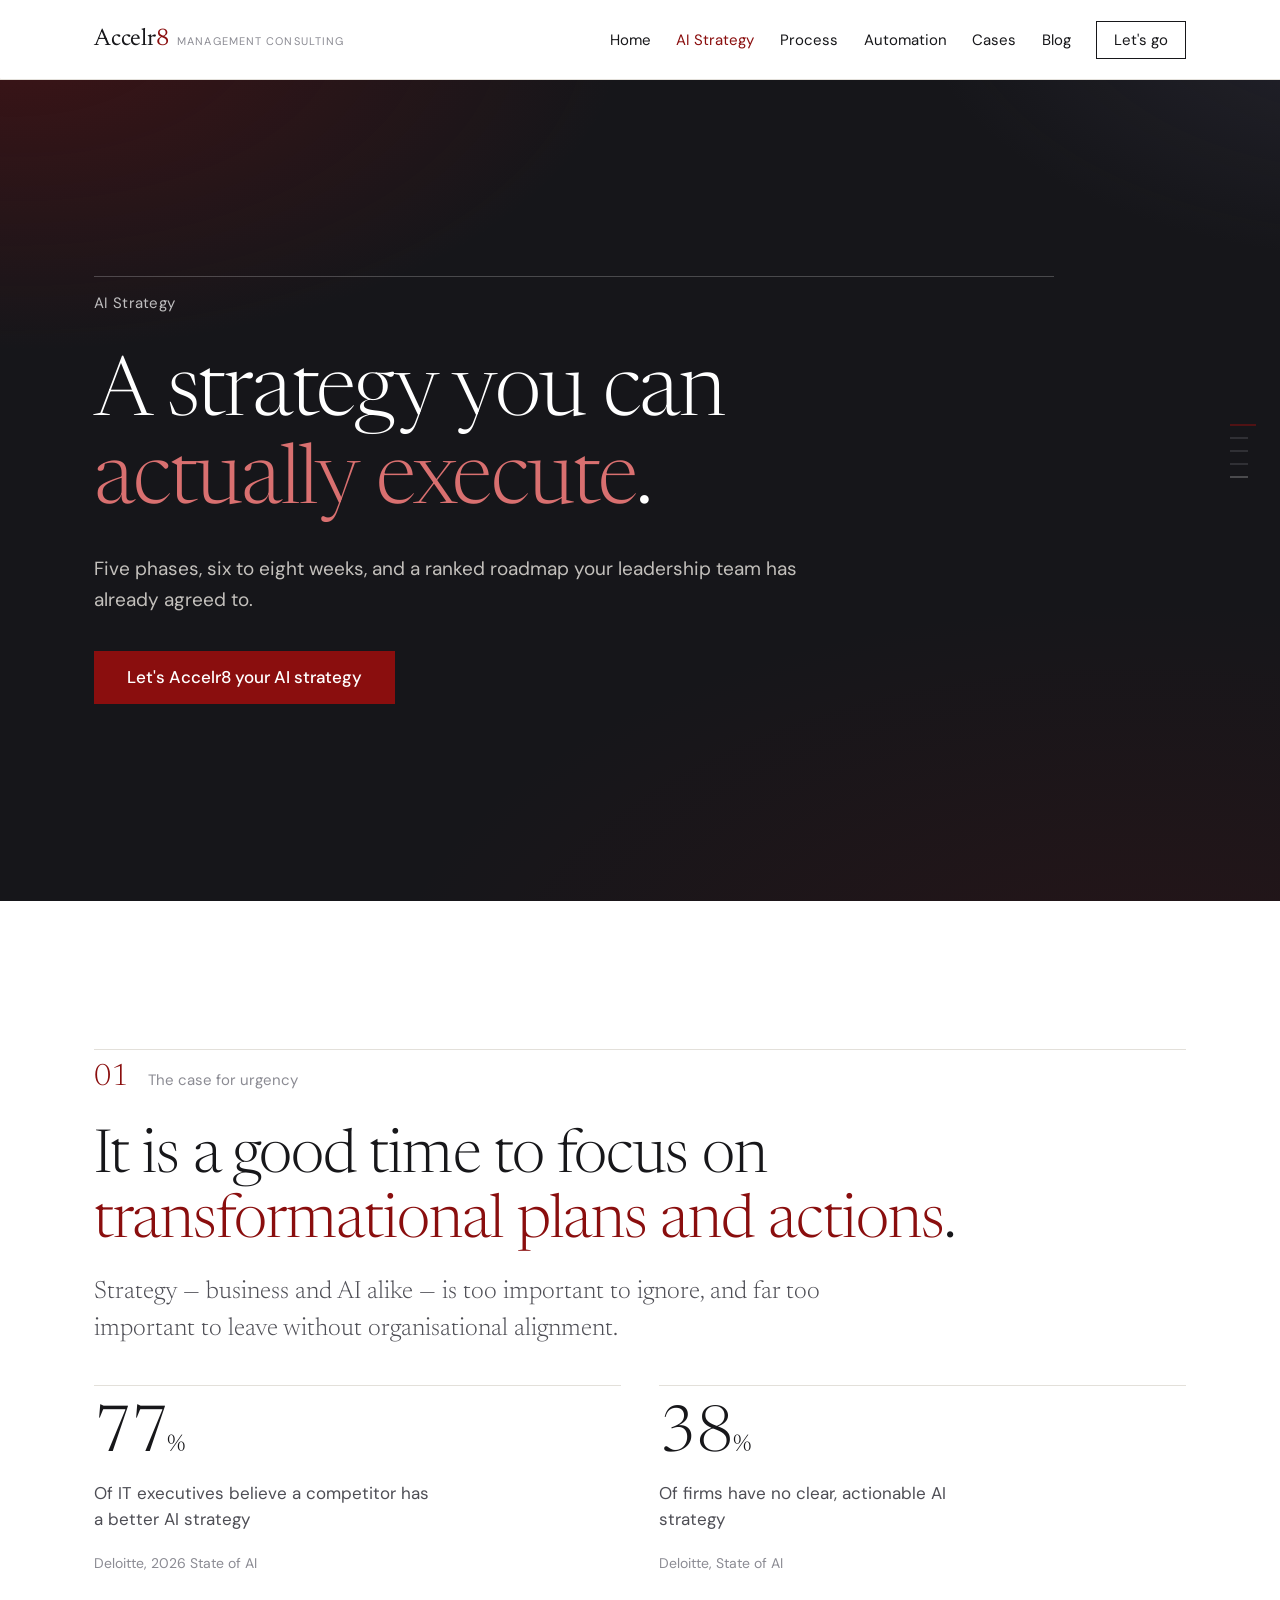
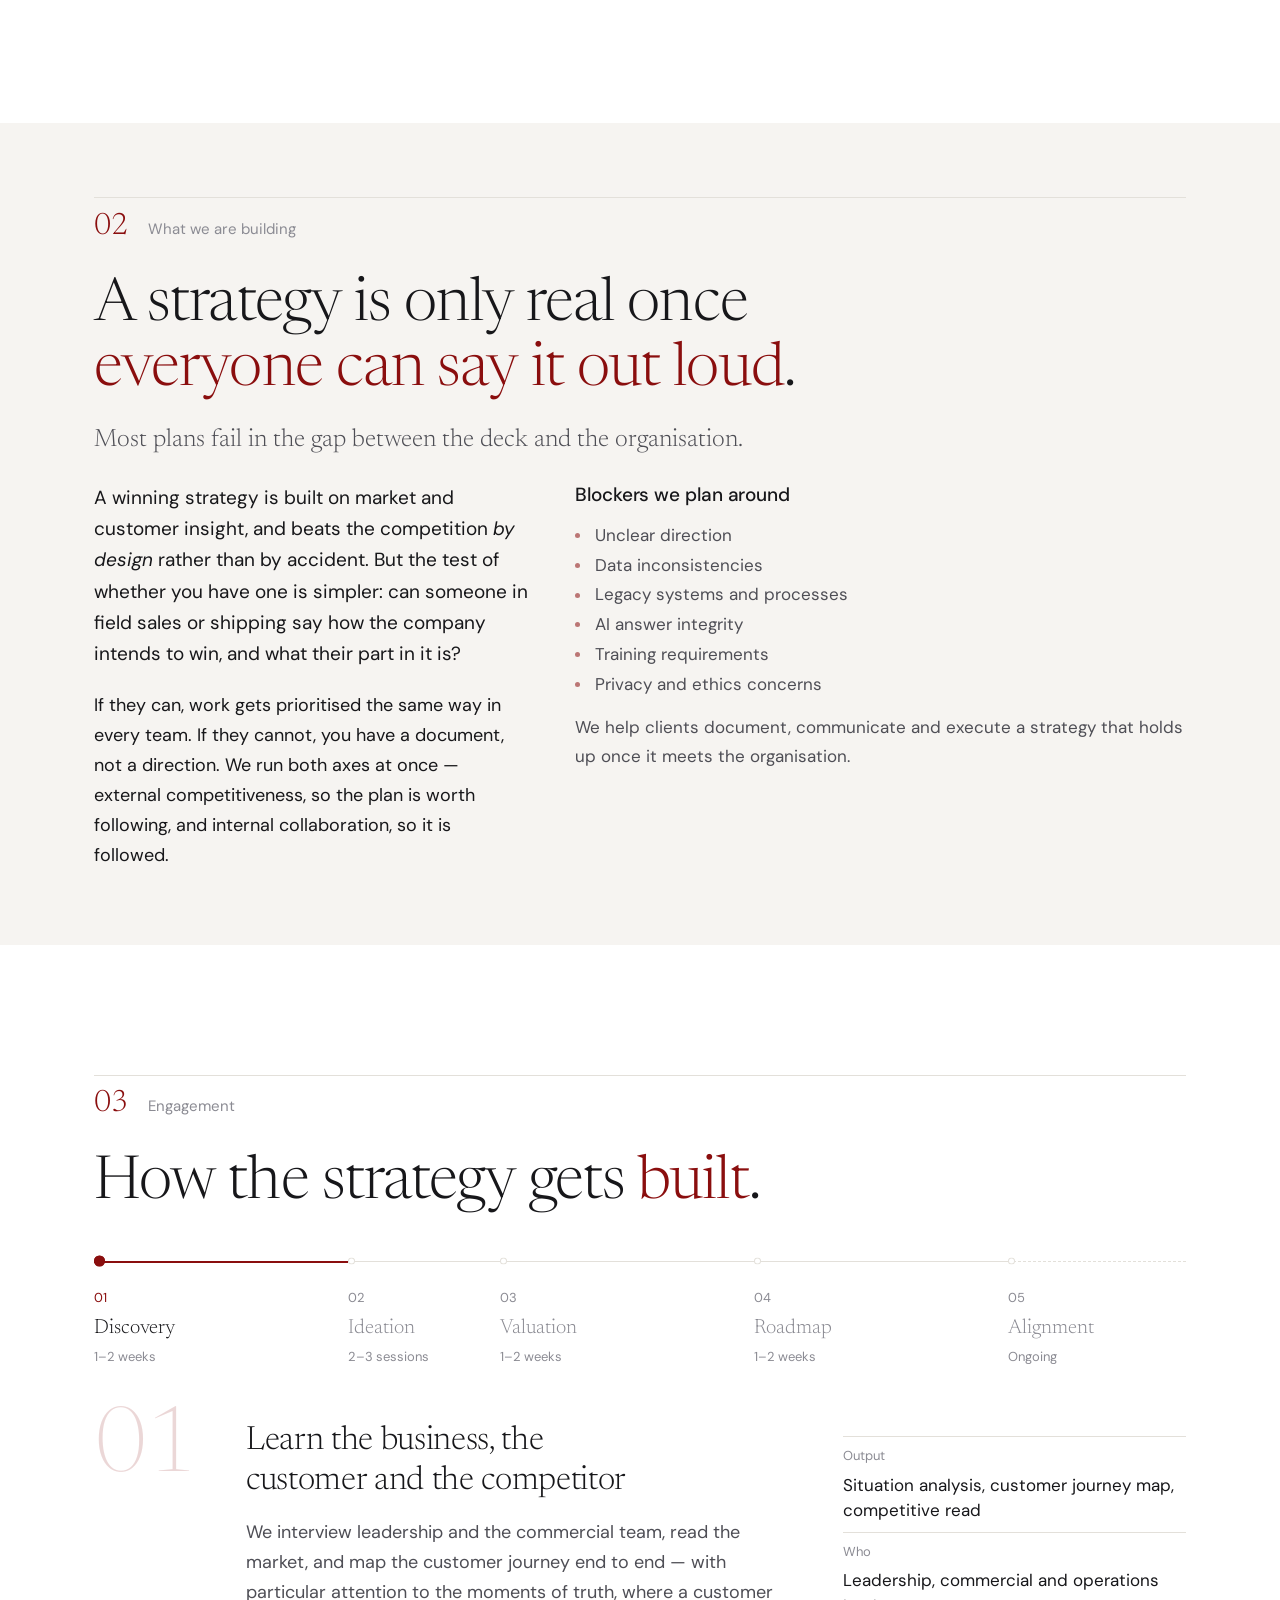
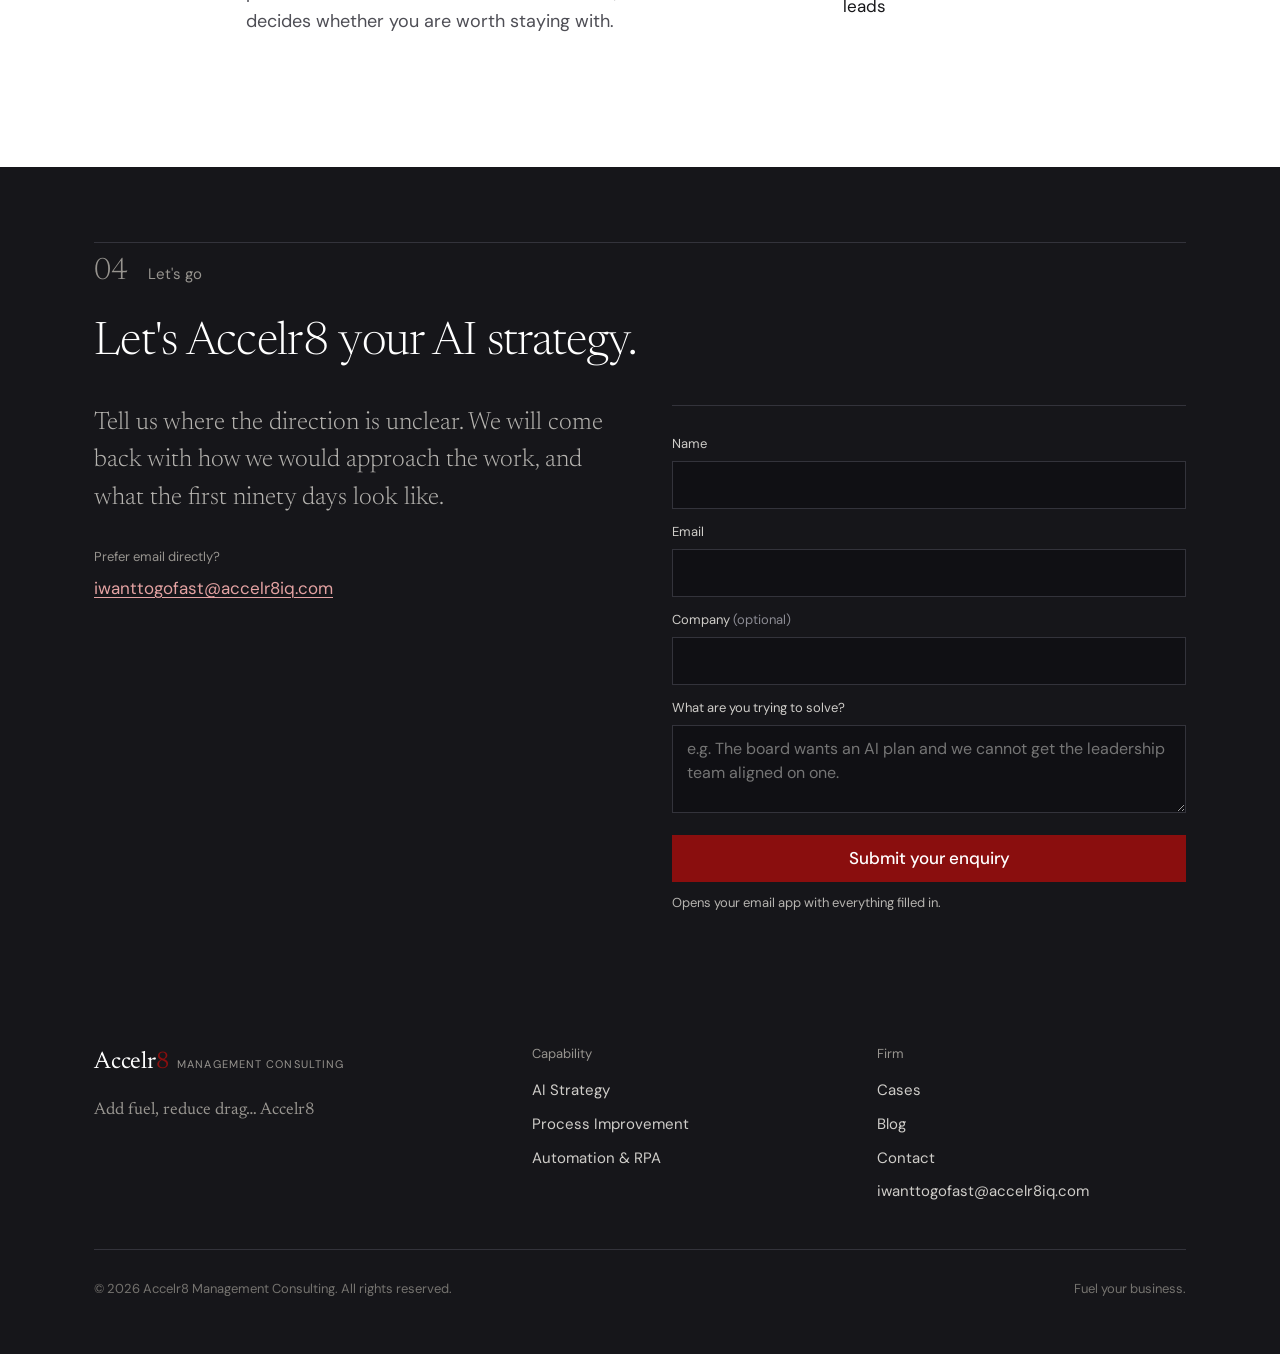
<file: ai-strategy.html>
<!DOCTYPE html>
<html lang="en">
<head>
<meta charset="UTF-8" />
<meta name="viewport" content="width=device-width, initial-scale=1" />
<title>AI Strategy — Accelr8 Management Consulting</title>
<meta name="description" content="Accelr8 builds winning AI and business strategy: structured ideation, value and probability scoring, and a ranked roadmap with full organisational alignment." />
<meta name="theme-color" content="#8a0e0e" />
<meta property="og:title" content="AI Strategy — Accelr8 Management Consulting" />
<meta property="og:description" content="Accelr8 builds winning AI and business strategy: structured ideation, value and probability scoring, and a ranked roadmap with full organisational alignment." />
<meta property="og:type" content="website" />
<link rel="icon" href="data:image/svg+xml,%3Csvg xmlns='http://www.w3.org/2000/svg' viewBox='0 0 32 32'%3E%3Crect width='32' height='32' fill='%2316161a'/%3E%3Ctext x='16' y='23' font-family='Georgia,serif' font-size='19' fill='%238a0e0e' text-anchor='middle'%3E8%3C/text%3E%3C/svg%3E" />
<link rel="preconnect" href="https://fonts.googleapis.com" />
<link rel="preconnect" href="https://fonts.gstatic.com" crossorigin />
<link href="https://fonts.googleapis.com/css2?family=Newsreader:ital,opsz,wght@0,6..72,200..500;1,6..72,200..400&family=DM+Sans:wght@400;500&display=swap" rel="stylesheet" />
<link rel="stylesheet" href="styles.css?v=1789759209" />
</head>
<body>
<a class="skip-link" href="#main">Skip to content</a>

<header class="site-header">
  <div class="wrap header-inner">
    <a class="brand" href="index.html" aria-label="Accelr8 Management Consulting home">
      <span class="brand-mark">Accelr<span class="n8">8</span></span>
      <span class="brand-sub">Management Consulting</span>
    </a>
    <button class="nav-toggle" type="button" aria-expanded="false" aria-controls="site-nav" aria-label="Open menu">
      <span></span><span></span><span></span>
    </button>
    <nav class="site-nav" id="site-nav" aria-label="Main">
      <ul>
        <li><a href="index.html">Home</a></li>
        <li><a href="ai-strategy.html" aria-current="page">AI Strategy</a></li>
        <li><a href="process-improvement.html">Process</a></li>
        <li><a href="automation.html">Automation</a></li>
        <li><a href="cases.html">Cases</a></li>
        <li><a href="blog.html">Blog</a></li>
        <li><a class="nav-cta" href="index.html#contact">Let's go</a></li>
      </ul>
    </nav>
  </div>
</header>

<main id="main">

  <section class="hero hero-page" data-nav-label="AI Strategy">
    <div class="wrap">
      <div class="hero-inner">
        <div class="hero-rule"><span>AI Strategy</span></div>
        <h1 class="d1">A strategy you can <span class="hl">actually execute</span>.</h1>
        <p class="hero-lede">
          Five phases, six to eight weeks, and a ranked roadmap your leadership
          team has already agreed to.
        </p>
        <div class="actions">
          <a class="btn btn-primary" href="#contact">Let's Accelr8 your AI strategy</a>
        </div>
      </div>
    </div>
  </section>

  <section data-nav-label="The case for urgency">
    <div class="wrap">
      <div class="sec-head">
        <div class="rule-top"><span class="sec-n">01</span><span class="sec-label">The case for urgency</span></div>
        <div class="head-split">
          <h2 class="d2">It is a good time to focus on <span class="hl">transformational plans and actions</span>.</h2>
          <p class="lede">
            Strategy &mdash; business and AI alike &mdash; is too important to
            ignore, and far too important to leave without organisational
            alignment.
          </p>
        </div>
      </div>
      <div class="figures f2">
        <div class="figure">
          <div class="n">77<span class="u">%</span></div>
          <p class="cap">Of IT executives believe a competitor has a better AI strategy</p>
          <p class="src">Deloitte, 2026 State of AI</p>
        </div>
        <div class="figure">
          <div class="n">38<span class="u">%</span></div>
          <p class="cap">Of firms have no clear, actionable AI strategy</p>
          <p class="src">Deloitte, State of AI</p>
        </div>
      </div>
    </div>
  </section>

  <section class="band-wash" id="s-building" data-nav-label="What we are building">
    <div class="wrap">
      <div class="sec-head">
        <div class="rule-top"><span class="sec-n">02</span><span class="sec-label">What we are building</span></div>
        <div class="head-split">
          <h2 class="d2">A strategy is only real once <span class="hl">everyone can say it out loud</span>.</h2>
          <p class="lede">Most plans fail in the gap between the deck and the organisation.</p>
        </div>
      </div>
      <div class="cols cols-57">
        <div>
          <p class="body-lg">
            A winning strategy is built on market and customer insight, and beats
            the competition <em>by design</em> rather than by accident. But the
            test of whether you have one is simpler: can someone in field sales
            or shipping say how the company intends to win, and what their part
            in it is?
          </p>
          <p style="margin-top:1em">
            If they can, work gets prioritised the same way in every team. If
            they cannot, you have a document, not a direction. We run both axes
            at once &mdash; external competitiveness, so the plan is worth
            following, and internal collaboration, so it is followed.
          </p>
        </div>
        <div>
          <h3 class="t1" style="margin-bottom:.35rem">Blockers we plan around</h3>
          <ul class="marks">
            <li>Unclear direction</li>
            <li>Data inconsistencies</li>
            <li>Legacy systems and processes</li>
            <li>AI answer integrity</li>
            <li>Training requirements</li>
            <li>Privacy and ethics concerns</li>
          </ul>
          <p class="muted" style="margin-top:1rem;font-size:1.0625rem">
            We help clients document, communicate and execute a strategy that
            holds up once it meets the organisation.
          </p>
        </div>
      </div>
    </div>
  </section>

  <section id="s-engagement" data-nav-label="How it gets built">
    <div class="wrap">
      <div class="sec-head">
        <div class="rule-top"><span class="sec-n">03</span><span class="sec-label">Engagement</span></div>
        <h2 class="d2">How the strategy gets <span class="hl">built</span>.</h2>
      </div>

      <div class="track" role="tablist" aria-label="Engagement phases">
          <button class="tphase" role="tab" id="tab-01" aria-controls="panel-01" aria-selected="true" type="button">
            <span class="n">01</span>
            <span class="stage">Discovery</span>
            <span class="dur">1–2 weeks</span>
          </button>
          <button class="tphase" role="tab" id="tab-02" aria-controls="panel-02" aria-selected="false" type="button">
            <span class="n">02</span>
            <span class="stage">Ideation</span>
            <span class="dur">2–3 sessions</span>
          </button>
          <button class="tphase" role="tab" id="tab-03" aria-controls="panel-03" aria-selected="false" type="button">
            <span class="n">03</span>
            <span class="stage">Valuation</span>
            <span class="dur">1–2 weeks</span>
          </button>
          <button class="tphase" role="tab" id="tab-04" aria-controls="panel-04" aria-selected="false" type="button">
            <span class="n">04</span>
            <span class="stage">Roadmap</span>
            <span class="dur">1–2 weeks</span>
          </button>
          <button class="tphase" role="tab" id="tab-05" aria-controls="panel-05" aria-selected="false" type="button">
            <span class="n">05</span>
            <span class="stage">Alignment</span>
            <span class="dur">Ongoing</span>
          </button>
      </div>

      <div class="track-panels">
        <div class="tpanel" role="tabpanel" id="panel-01" aria-labelledby="tab-01">
          <div class="tnum" aria-hidden="true">01</div>
          <div class="tbody">
            <h3>Learn the business, the customer and the competitor</h3>
            <p>We interview leadership and the commercial team, read the market, and map the customer journey end to end &mdash; with particular attention to the moments of truth, where a customer decides whether you are worth staying with.</p>
          </div>
          <div class="tmeta">
            <dl>
                <dt>Output</dt>
                <dd>Situation analysis, customer journey map, competitive read</dd>
                <dt>Who</dt>
                <dd>Leadership, commercial and operations leads</dd>
            </dl>
          </div>
        </div>
        <div class="tpanel" role="tabpanel" id="panel-02" aria-labelledby="tab-02" hidden>
          <div class="tnum" aria-hidden="true">02</div>
          <div class="tbody">
            <h3>Generate candidate initiatives with the business team</h3>
            <p>Structured sessions with your people, grounded in what discovery found rather than run in a workshop vacuum. We push toward ideas that change the game instead of defending the current one.</p>
          </div>
          <div class="tmeta">
            <dl>
                <dt>Output</dt>
                <dd>Candidate initiative long-list, with the reasoning attached</dd>
                <dt>Who</dt>
                <dd>Cross-functional working group</dd>
            </dl>
          </div>
        </div>
        <div class="tpanel" role="tabpanel" id="panel-03" aria-labelledby="tab-03" hidden>
          <div class="tnum" aria-hidden="true">03</div>
          <div class="tbody">
            <h3>Size every idea on value and on probability</h3>
            <p>Each candidate is scored twice: the value it could create, and the likelihood it lands given your data and capability today. Scorecards settle what would otherwise go to whoever argues hardest.</p>
          </div>
          <div class="tmeta">
            <dl>
                <dt>Output</dt>
                <dd>Scored initiative register, and the method so you can re-run it</dd>
                <dt>Who</dt>
                <dd>Finance and the named initiative owners</dd>
            </dl>
          </div>
        </div>
        <div class="tpanel" role="tabpanel" id="panel-04" aria-labelledby="tab-04" hidden>
          <div class="tnum" aria-hidden="true">04</div>
          <div class="tbody">
            <h3>Rank on potential and feasibility, then sequence it</h3>
            <p>Ideas are ranked and staged into a roadmap with owners and dates &mdash; sequenced so early work builds the data and capability the later work depends on. Sequencing is where most of the value is won or lost.</p>
          </div>
          <div class="tmeta">
            <dl>
                <dt>Output</dt>
                <dd>Three-year roadmap, owner map, staging plan</dd>
                <dt>Who</dt>
                <dd>Leadership team</dd>
            </dl>
          </div>
        </div>
        <div class="tpanel" role="tabpanel" id="panel-05" aria-labelledby="tab-05" hidden>
          <div class="tnum" aria-hidden="true">05</div>
          <div class="tbody">
            <h3>Codify it so the organisation can articulate it</h3>
            <p>We turn the roadmap into a narrative the business can repeat, brief the teams who have to act on it, and set the cadence for reviewing it. Then we stay on, because the plan will meet reality and need adjusting.</p>
          </div>
          <div class="tmeta">
            <dl>
                <dt>Output</dt>
                <dd>Strategy narrative, communications pack, review cadence</dd>
                <dt>Who</dt>
                <dd>The whole organisation</dd>
            </dl>
          </div>
        </div>
      </div>
    </div>
  </section>

  <section class="band-night" id="contact" data-nav-label="Let's go">
    <div class="wrap">
      <div class="sec-head">
        <div class="rule-top"><span class="sec-n">04</span><span class="sec-label">Let's go</span></div>
        <h2 class="d2">Let's Accelr8 your AI strategy.</h2>
      </div>
      <div class="contact-grid">
        <div>
          <p class="lede">Tell us where the direction is unclear. We will come back with how we would approach the work, and what the first ninety days look like.</p>
          <div class="contact-direct">
            <p class="k">Prefer email directly?</p>
            <a href="mailto:iwanttogofast@accelr8iq.com">iwanttogofast@accelr8iq.com</a>
          </div>
        </div>
        <form class="form-shell" id="enquiry-form" novalidate>
          <div class="field">
            <label for="ef-name">Name</label>
            <input type="text" id="ef-name" name="name" autocomplete="name" required />
          </div>
          <div class="field">
            <label for="ef-email">Email</label>
            <input type="email" id="ef-email" name="email" autocomplete="email" required />
          </div>
          <div class="field">
            <label for="ef-company">Company <span class="opt">(optional)</span></label>
            <input type="text" id="ef-company" name="company" autocomplete="organization" />
          </div>
          <div class="field">
            <label for="ef-message">What are you trying to solve?</label>
            <textarea id="ef-message" name="message" required placeholder="e.g. The board wants an AI plan and we cannot get the leadership team aligned on one."></textarea>
          </div>
          <button class="btn btn-primary" type="submit" style="width:100%">Submit your enquiry</button>
          <p class="form-note" id="form-note">Opens your email app with everything filled in.</p>
        </form>
      </div>
    </div>
  </section>

</main>

<footer class="site-footer">
  <div class="wrap">
    <div class="footer-top">
      <div>
        <span class="brand">
          <span class="brand-mark">Accelr<span class="n8">8</span></span>
          <span class="brand-sub">Management Consulting</span>
        </span>
        <p class="footer-tag">Add fuel, reduce drag&hellip; Accelr8</p>
      </div>
      <div class="footer-col">
        <h4>Capability</h4>
        <ul>
          <li><a href="ai-strategy.html">AI Strategy</a></li>
          <li><a href="process-improvement.html">Process Improvement</a></li>
          <li><a href="automation.html">Automation &amp; RPA</a></li>
        </ul>
      </div>
      <div class="footer-col">
        <h4>Firm</h4>
        <ul>
          <li><a href="cases.html">Cases</a></li>
          <li><a href="blog.html">Blog</a></li>
          <li><a href="index.html#contact">Contact</a></li>
          <li><a href="mailto:iwanttogofast@accelr8iq.com">iwanttogofast@accelr8iq.com</a></li>
        </ul>
      </div>
    </div>
    <div class="footer-bottom">
      <span>&copy; <span id="year">2026</span> Accelr8 Management Consulting. All rights reserved.</span>
      <span>Fuel your business.</span>
    </div>
  </div>
</footer>

<script src="script.js?v=1789759209"></script>
</body>
</html>
</file>
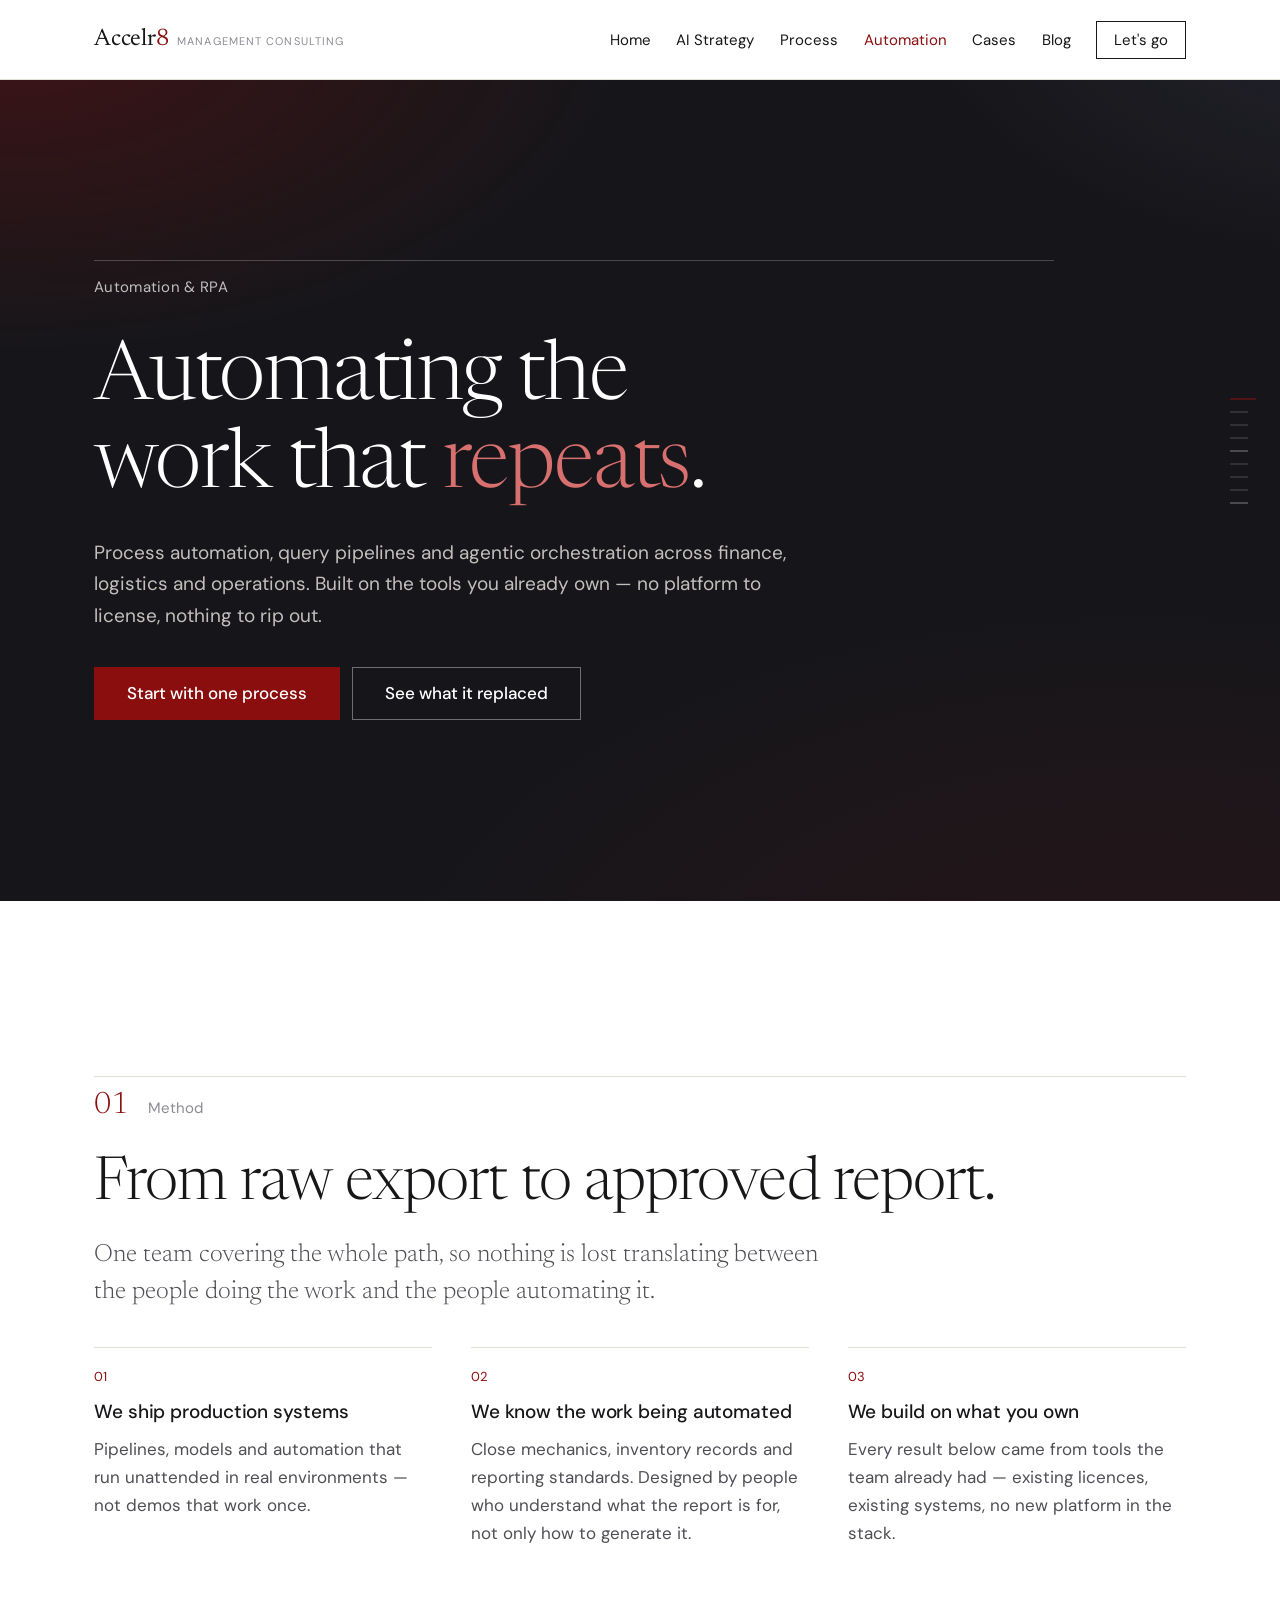
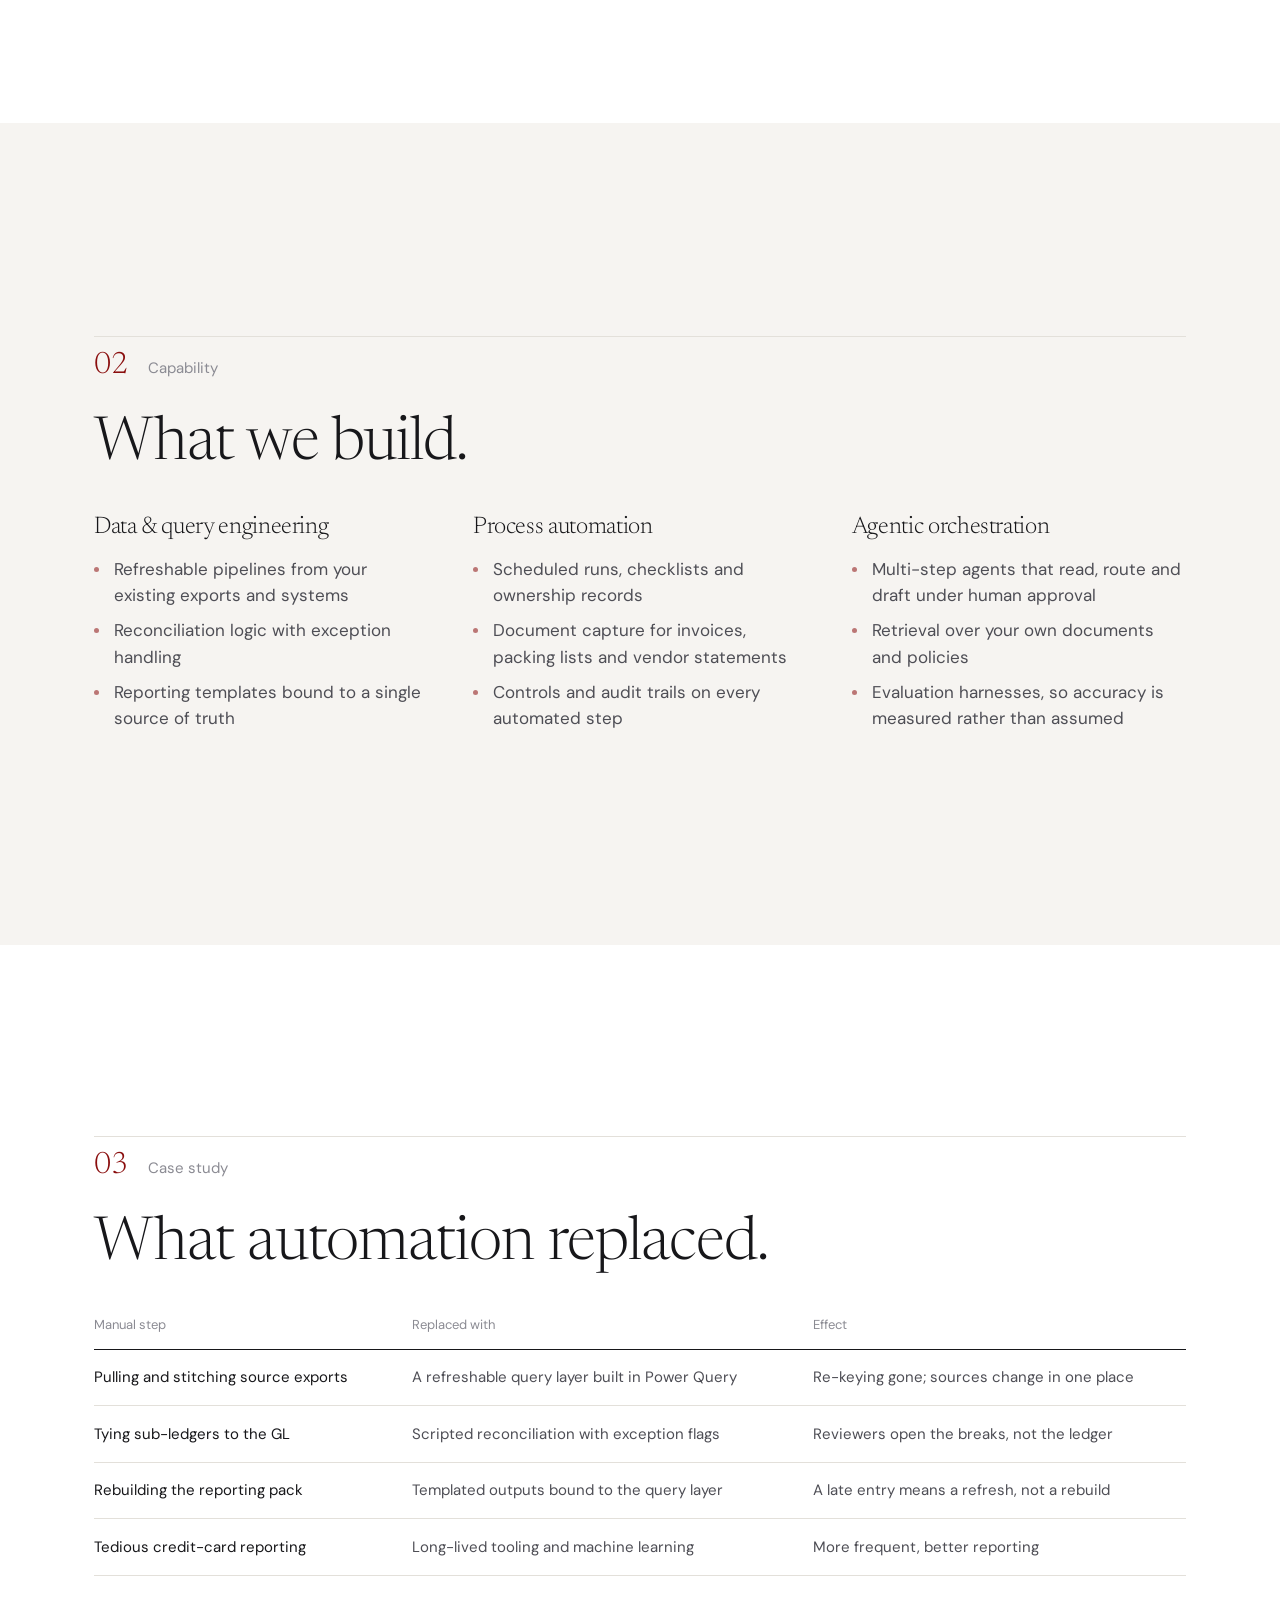
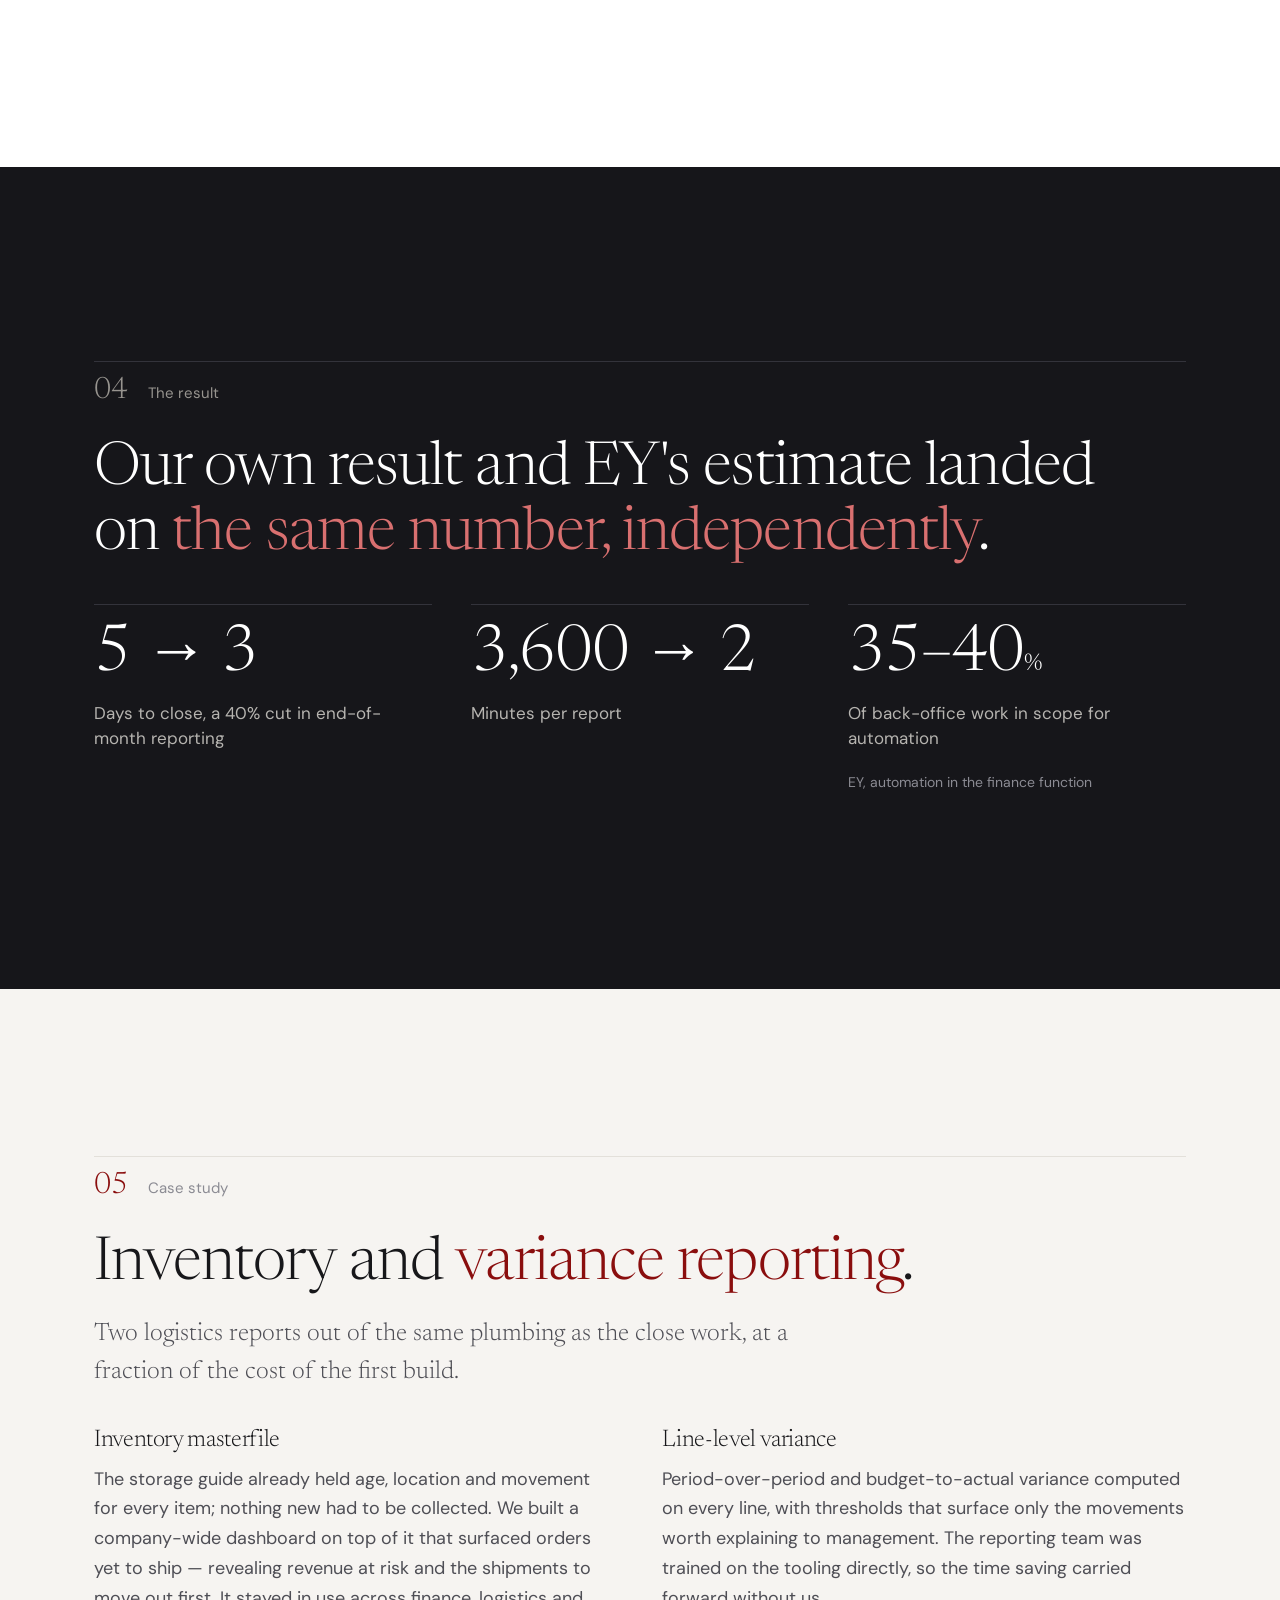
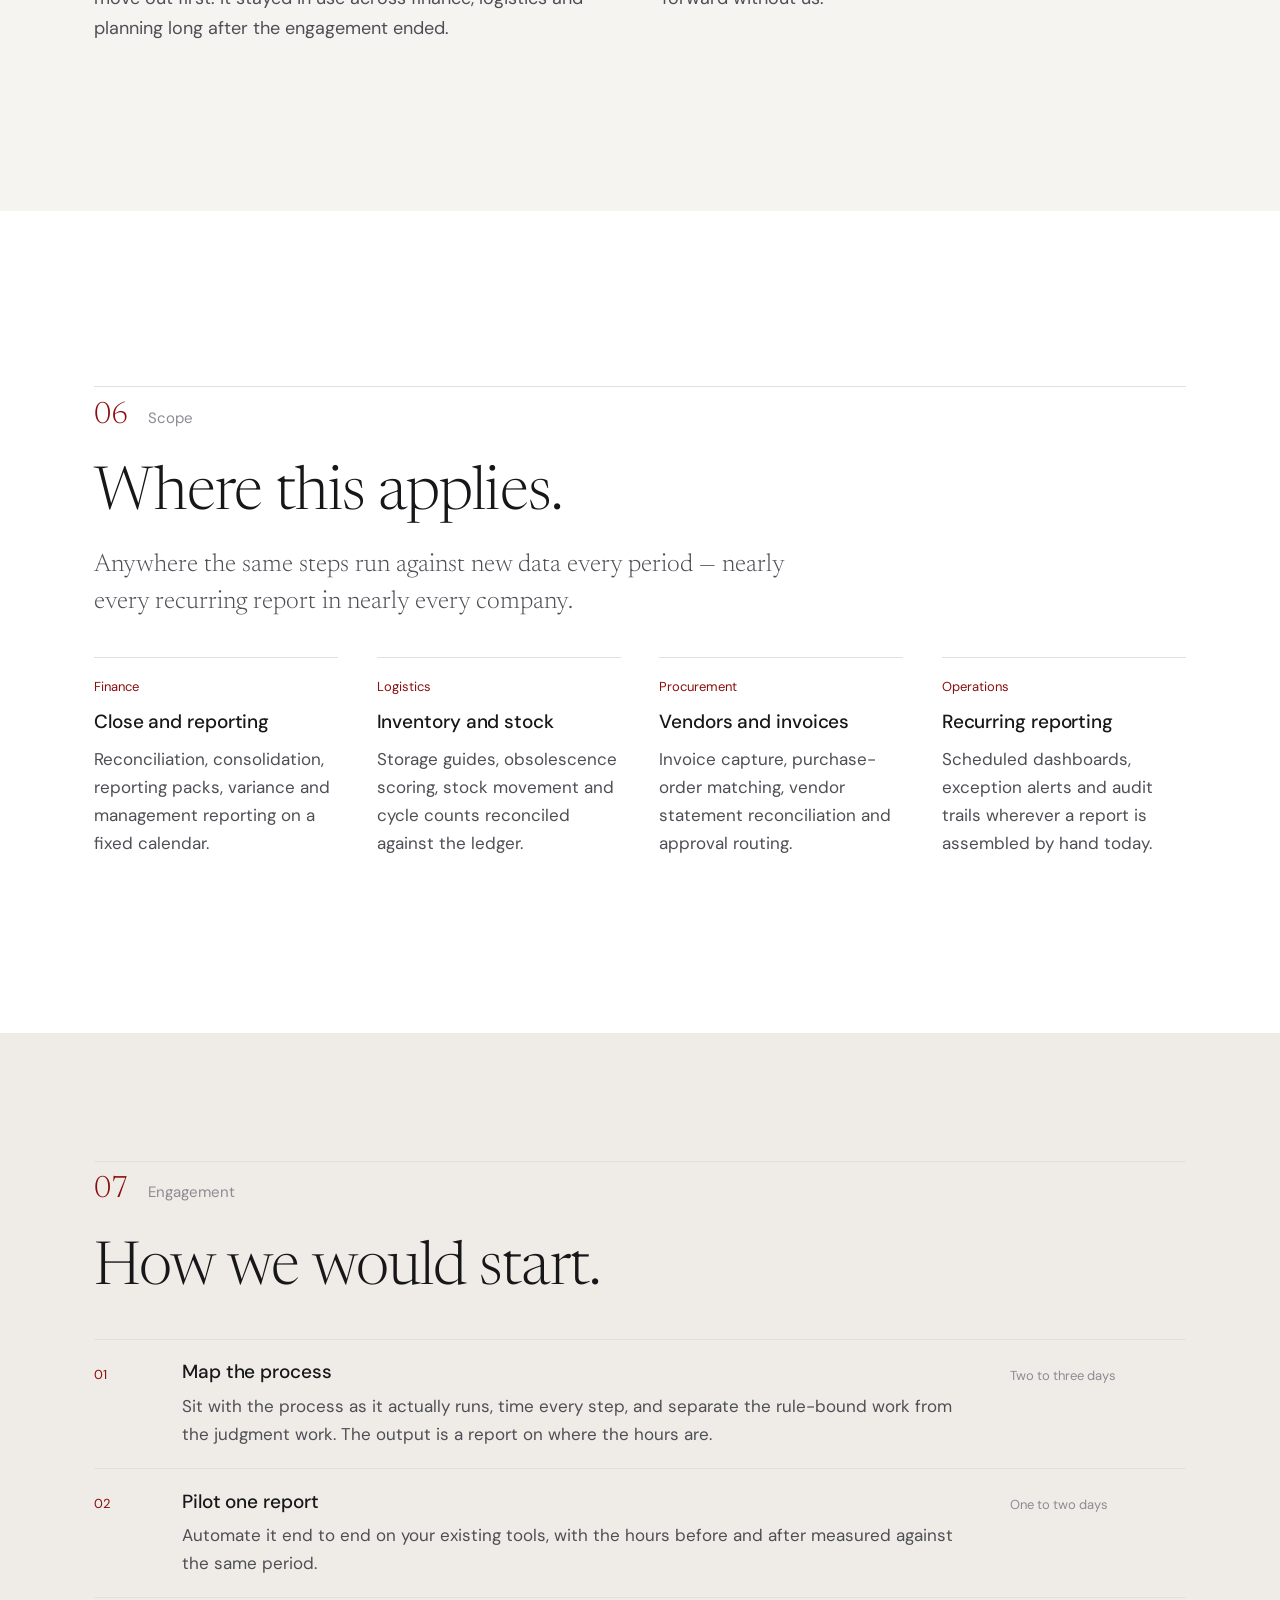
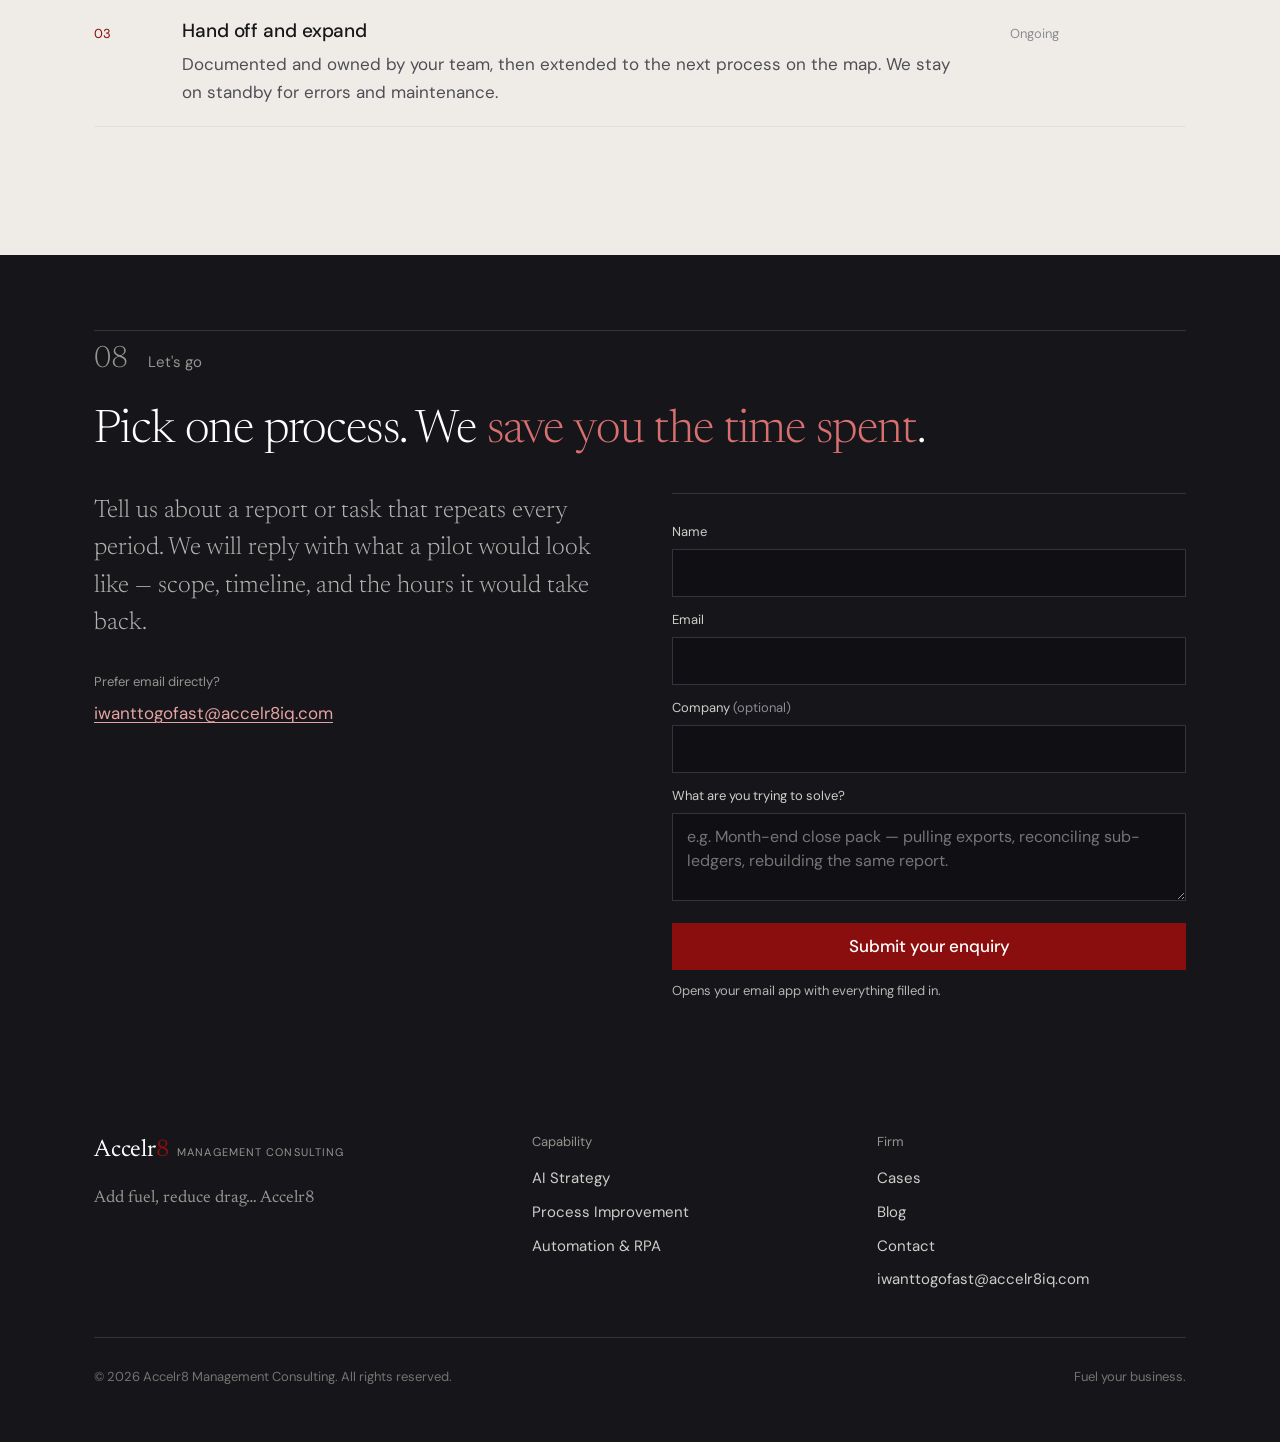
<file: automation.html>
<!DOCTYPE html>
<html lang="en">
<head>
<meta charset="UTF-8" />
<meta name="viewport" content="width=device-width, initial-scale=1" />
<title>Automation & RPA — Accelr8 Management Consulting</title>
<meta name="description" content="Process automation, query pipelines and agentic orchestration across finance, logistics and operations — built on the tools you already own." />
<meta name="theme-color" content="#8a0e0e" />
<meta property="og:title" content="Automation & RPA — Accelr8 Management Consulting" />
<meta property="og:description" content="Process automation, query pipelines and agentic orchestration across finance, logistics and operations — built on the tools you already own." />
<meta property="og:type" content="website" />
<link rel="icon" href="data:image/svg+xml,%3Csvg xmlns='http://www.w3.org/2000/svg' viewBox='0 0 32 32'%3E%3Crect width='32' height='32' fill='%2316161a'/%3E%3Ctext x='16' y='23' font-family='Georgia,serif' font-size='19' fill='%238a0e0e' text-anchor='middle'%3E8%3C/text%3E%3C/svg%3E" />
<link rel="preconnect" href="https://fonts.googleapis.com" />
<link rel="preconnect" href="https://fonts.gstatic.com" crossorigin />
<link href="https://fonts.googleapis.com/css2?family=Newsreader:ital,opsz,wght@0,6..72,200..500;1,6..72,200..400&family=DM+Sans:wght@400;500&display=swap" rel="stylesheet" />
<link rel="stylesheet" href="styles.css?v=1789759209" />
</head>
<body>
<a class="skip-link" href="#main">Skip to content</a>

<header class="site-header">
  <div class="wrap header-inner">
    <a class="brand" href="index.html" aria-label="Accelr8 Management Consulting home">
      <span class="brand-mark">Accelr<span class="n8">8</span></span>
      <span class="brand-sub">Management Consulting</span>
    </a>
    <button class="nav-toggle" type="button" aria-expanded="false" aria-controls="site-nav" aria-label="Open menu">
      <span></span><span></span><span></span>
    </button>
    <nav class="site-nav" id="site-nav" aria-label="Main">
      <ul>
        <li><a href="index.html">Home</a></li>
        <li><a href="ai-strategy.html">AI Strategy</a></li>
        <li><a href="process-improvement.html">Process</a></li>
        <li><a href="automation.html" aria-current="page">Automation</a></li>
        <li><a href="cases.html">Cases</a></li>
        <li><a href="blog.html">Blog</a></li>
        <li><a class="nav-cta" href="index.html#contact">Let's go</a></li>
      </ul>
    </nav>
  </div>
</header>

<main id="main">

  <section class="hero hero-page" data-nav-label="Automation & RPA">
    <div class="wrap">
      <div class="hero-inner">
        <div class="hero-rule"><span>Automation &amp; RPA</span></div>
        <h1 class="d1">Automating the work that <span class="hl">repeats</span>.</h1>
        <p class="hero-lede">
          Process automation, query pipelines and agentic orchestration
          across finance, logistics and operations. Built on the tools you already
          own &mdash; no platform to license, nothing to rip out.
        </p>
        <div class="actions">
          <a class="btn btn-primary" href="#contact">Start with one process</a>
          <a class="btn btn-ghost" href="#case">See what it replaced</a>
        </div>
      </div>
    </div>
  </section>

  <section data-nav-label="Method">
    <div class="wrap">
      <div class="sec-head">
        <div class="rule-top"><span class="sec-n">01</span><span class="sec-label">Method</span></div>
        <div class="head-split">
          <h2 class="d2">From raw export to approved report.</h2>
          <p class="lede">
            One team covering the whole path, so nothing is lost translating
            between the people doing the work and the people automating it.
          </p>
        </div>
      </div>
      <ul class="ruled-grid g3">
        <li>
          <span class="idx">01</span>
          <h3 class="t1">We ship production systems</h3>
          <p>Pipelines, models and automation that run unattended in real environments &mdash; not demos that work once.</p>
        </li>
        <li>
          <span class="idx">02</span>
          <h3 class="t1">We know the work being automated</h3>
          <p>Close mechanics, inventory records and reporting standards. Designed by people who understand what the report is for, not only how to generate it.</p>
        </li>
        <li>
          <span class="idx">03</span>
          <h3 class="t1">We build on what you own</h3>
          <p>Every result below came from tools the team already had &mdash; existing licences, existing systems, no new platform in the stack.</p>
        </li>
      </ul>
    </div>
  </section>

  <section class="band-wash" data-nav-label="What we build">
    <div class="wrap">
      <div class="sec-head">
        <div class="rule-top"><span class="sec-n">02</span><span class="sec-label">Capability</span></div>
        <h2 class="d2 statement-wide">What we build.</h2>
      </div>
      <div class="cols cols-3">
        <div>
          <h3 class="d3" style="font-size:1.5rem;margin-bottom:.5rem">Data &amp; query engineering</h3>
          <ul class="marks">
            <li>Refreshable pipelines from your existing exports and systems</li>
            <li>Reconciliation logic with exception handling</li>
            <li>Reporting templates bound to a single source of truth</li>
          </ul>
        </div>
        <div>
          <h3 class="d3" style="font-size:1.5rem;margin-bottom:.5rem">Process automation</h3>
          <ul class="marks">
            <li>Scheduled runs, checklists and ownership records</li>
            <li>Document capture for invoices, packing lists and vendor statements</li>
            <li>Controls and audit trails on every automated step</li>
          </ul>
        </div>
        <div>
          <h3 class="d3" style="font-size:1.5rem;margin-bottom:.5rem">Agentic orchestration</h3>
          <ul class="marks">
            <li>Multi-step agents that read, route and draft under human approval</li>
            <li>Retrieval over your own documents and policies</li>
            <li>Evaluation harnesses, so accuracy is measured rather than assumed</li>
          </ul>
        </div>
      </div>
    </div>
  </section>

  <section id="case" data-nav-label="What automation replaced">
    <div class="wrap">
      <div class="sec-head">
        <div class="rule-top"><span class="sec-n">03</span><span class="sec-label">Case study</span></div>
        <h2 class="d2 statement-wide">What automation replaced.</h2>
      </div>
      <div class="table-scroll">
        <table>
          <thead>
            <tr><th scope="col">Manual step</th><th scope="col">Replaced with</th><th scope="col">Effect</th></tr>
          </thead>
          <tbody>
            <tr>
              <td>Pulling and stitching source exports</td>
              <td>A refreshable query layer built in Power Query</td>
              <td>Re-keying gone; sources change in one place</td>
            </tr>
            <tr>
              <td>Tying sub-ledgers to the GL</td>
              <td>Scripted reconciliation with exception flags</td>
              <td>Reviewers open the breaks, not the ledger</td>
            </tr>
            <tr>
              <td>Rebuilding the reporting pack</td>
              <td>Templated outputs bound to the query layer</td>
              <td>A late entry means a refresh, not a rebuild</td>
            </tr>
            <tr>
              <td>Tedious credit-card reporting</td>
              <td>Long-lived tooling and machine learning</td>
              <td>More frequent, better reporting</td>
            </tr>
          </tbody>
        </table>
      </div>
    </div>
  </section>

  <section class="band-night" data-nav-label="The result">
    <div class="wrap">
      <div class="sec-head">
        <div class="rule-top"><span class="sec-n">04</span><span class="sec-label">The result</span></div>
        <h2 class="d2 statement-wide">Our own result and EY's estimate landed on <span class="hl">the same number, independently</span>.</h2>
      </div>
      <div class="figures f3">
        <div class="figure">
          <div class="n">5 &rarr; 3</div>
          <p class="cap">Days to close, a 40% cut in end-of-month reporting</p>
        </div>
        <div class="figure">
          <div class="n">3,600 &rarr; 2</div>
          <p class="cap">Minutes per report</p>
        </div>
        <div class="figure">
          <div class="n">35&ndash;40<span class="u">%</span></div>
          <p class="cap">Of back-office work in scope for automation</p>
          <p class="src">EY, automation in the finance function</p>
        </div>
      </div>
    </div>
  </section>

  <section class="band-wash" data-nav-label="Inventory & variance">
    <div class="wrap">
      <div class="sec-head">
        <div class="rule-top"><span class="sec-n">05</span><span class="sec-label">Case study</span></div>
        <div class="head-split">
          <h2 class="d2">Inventory and <span class="hl">variance reporting</span>.</h2>
          <p class="lede">
            Two logistics reports out of the same plumbing as the close work, at a
            fraction of the cost of the first build.
          </p>
        </div>
      </div>
      <div class="cols cols-2">
        <div>
          <h3 class="d3" style="font-size:1.5rem;margin-bottom:.6rem">Inventory masterfile</h3>
          <p class="muted">
            The storage guide already held age, location and movement for every
            item; nothing new had to be collected. We built a company-wide
            dashboard on top of it that surfaced orders yet to ship &mdash;
            revealing revenue at risk and the shipments to move out first. It
            stayed in use across finance, logistics and planning long after the
            engagement ended.
          </p>
        </div>
        <div>
          <h3 class="d3" style="font-size:1.5rem;margin-bottom:.6rem">Line-level variance</h3>
          <p class="muted">
            Period-over-period and budget-to-actual variance computed on every
            line, with thresholds that surface only the movements worth explaining
            to management. The reporting team was trained on the tooling directly,
            so the time saving carried forward without us.
          </p>
        </div>
      </div>
    </div>
  </section>

  <section data-nav-label="Where this applies">
    <div class="wrap">
      <div class="sec-head">
        <div class="rule-top"><span class="sec-n">06</span><span class="sec-label">Scope</span></div>
        <div class="head-split">
          <h2 class="d2">Where this applies.</h2>
          <p class="lede">
            Anywhere the same steps run against new data every period &mdash;
            nearly every recurring report in nearly every company.
          </p>
        </div>
      </div>
      <ul class="ruled-grid g4">
        <li>
          <span class="idx">Finance</span>
          <h3 class="t1">Close and reporting</h3>
          <p>Reconciliation, consolidation, reporting packs, variance and management reporting on a fixed calendar.</p>
        </li>
        <li>
          <span class="idx">Logistics</span>
          <h3 class="t1">Inventory and stock</h3>
          <p>Storage guides, obsolescence scoring, stock movement and cycle counts reconciled against the ledger.</p>
        </li>
        <li>
          <span class="idx">Procurement</span>
          <h3 class="t1">Vendors and invoices</h3>
          <p>Invoice capture, purchase-order matching, vendor statement reconciliation and approval routing.</p>
        </li>
        <li>
          <span class="idx">Operations</span>
          <h3 class="t1">Recurring reporting</h3>
          <p>Scheduled dashboards, exception alerts and audit trails wherever a report is assembled by hand today.</p>
        </li>
      </ul>
    </div>
  </section>

  <section class="band-wash2" data-nav-label="How we would start">
    <div class="wrap">
      <div class="sec-head">
        <div class="rule-top"><span class="sec-n">07</span><span class="sec-label">Engagement</span></div>
        <h2 class="d2 statement-wide">How we would start.</h2>
      </div>
      <ol class="stages">
        <li>
          <span class="n">01</span>
          <div>
            <h3 class="t1">Map the process</h3>
            <p>
              Sit with the process as it actually runs, time every step, and
              separate the rule-bound work from the judgment work. The output is a
              report on where the hours are.
            </p>
          </div>
          <span class="when">Two to three days</span>
        </li>
        <li>
          <span class="n">02</span>
          <div>
            <h3 class="t1">Pilot one report</h3>
            <p>
              Automate it end to end on your existing tools, with the hours before
              and after measured against the same period.
            </p>
          </div>
          <span class="when">One to two days</span>
        </li>
        <li>
          <span class="n">03</span>
          <div>
            <h3 class="t1">Hand off and expand</h3>
            <p>
              Documented and owned by your team, then extended to the next process
              on the map. We stay on standby for errors and maintenance.
            </p>
          </div>
          <span class="when">Ongoing</span>
        </li>
      </ol>
    </div>
  </section>

  <section class="band-night" id="contact" data-nav-label="Let's go">
    <div class="wrap">
      <div class="sec-head">
        <div class="rule-top"><span class="sec-n">08</span><span class="sec-label">Let's go</span></div>
        <h2 class="d2">Pick one process. We <span class="hl">save you the time spent</span>.</h2>
      </div>
      <div class="contact-grid">
        <div>
          <p class="lede">Tell us about a report or task that repeats every period. We will reply with what a pilot would look like — scope, timeline, and the hours it would take back.</p>
          <div class="contact-direct">
            <p class="k">Prefer email directly?</p>
            <a href="mailto:iwanttogofast@accelr8iq.com">iwanttogofast@accelr8iq.com</a>
          </div>
        </div>
        <form class="form-shell" id="enquiry-form" novalidate>
          <div class="field">
            <label for="ef-name">Name</label>
            <input type="text" id="ef-name" name="name" autocomplete="name" required />
          </div>
          <div class="field">
            <label for="ef-email">Email</label>
            <input type="email" id="ef-email" name="email" autocomplete="email" required />
          </div>
          <div class="field">
            <label for="ef-company">Company <span class="opt">(optional)</span></label>
            <input type="text" id="ef-company" name="company" autocomplete="organization" />
          </div>
          <div class="field">
            <label for="ef-message">What are you trying to solve?</label>
            <textarea id="ef-message" name="message" required placeholder="e.g. Month-end close pack — pulling exports, reconciling sub-ledgers, rebuilding the same report."></textarea>
          </div>
          <button class="btn btn-primary" type="submit" style="width:100%">Submit your enquiry</button>
          <p class="form-note" id="form-note">Opens your email app with everything filled in.</p>
        </form>
      </div>
    </div>
  </section>

</main>

<footer class="site-footer">
  <div class="wrap">
    <div class="footer-top">
      <div>
        <span class="brand">
          <span class="brand-mark">Accelr<span class="n8">8</span></span>
          <span class="brand-sub">Management Consulting</span>
        </span>
        <p class="footer-tag">Add fuel, reduce drag&hellip; Accelr8</p>
      </div>
      <div class="footer-col">
        <h4>Capability</h4>
        <ul>
          <li><a href="ai-strategy.html">AI Strategy</a></li>
          <li><a href="process-improvement.html">Process Improvement</a></li>
          <li><a href="automation.html">Automation &amp; RPA</a></li>
        </ul>
      </div>
      <div class="footer-col">
        <h4>Firm</h4>
        <ul>
          <li><a href="cases.html">Cases</a></li>
          <li><a href="blog.html">Blog</a></li>
          <li><a href="index.html#contact">Contact</a></li>
          <li><a href="mailto:iwanttogofast@accelr8iq.com">iwanttogofast@accelr8iq.com</a></li>
        </ul>
      </div>
    </div>
    <div class="footer-bottom">
      <span>&copy; <span id="year">2026</span> Accelr8 Management Consulting. All rights reserved.</span>
      <span>Fuel your business.</span>
    </div>
  </div>
</footer>

<script src="script.js?v=1789759209"></script>
</body>
</html>
</file>
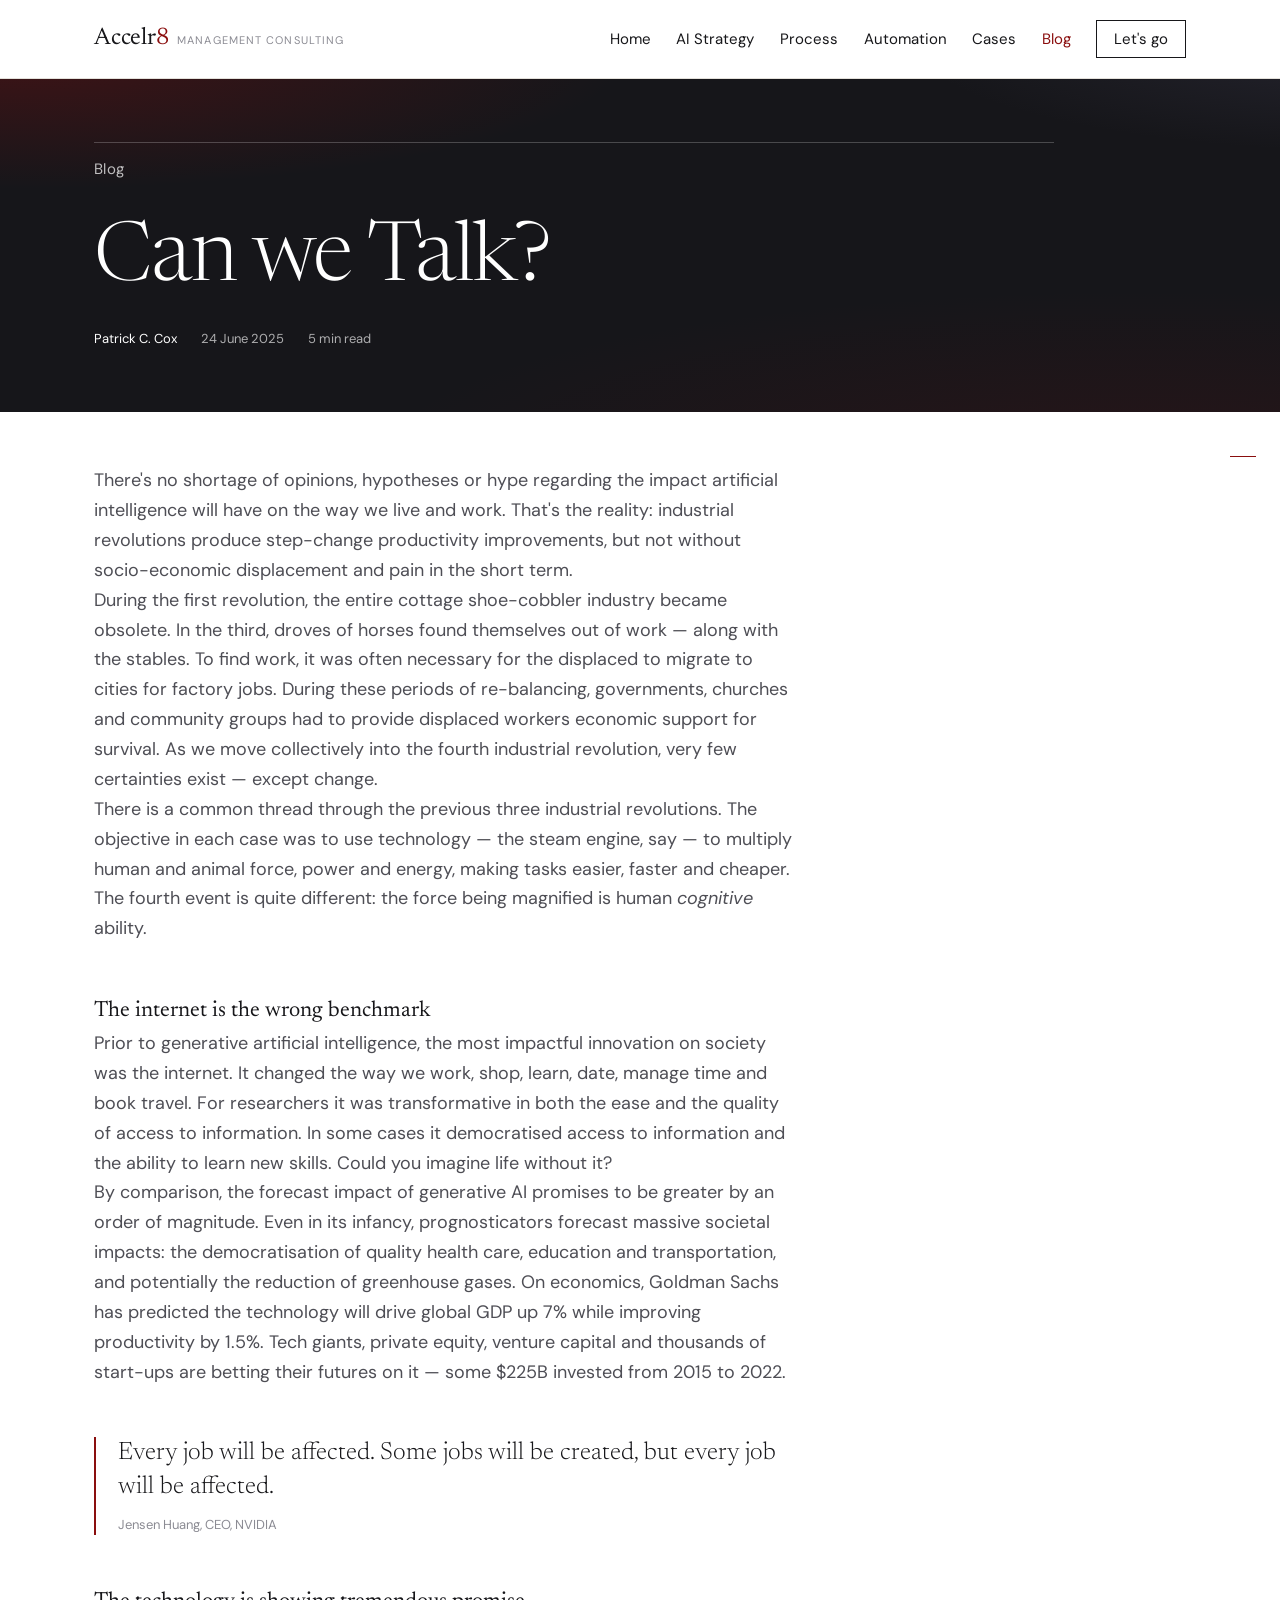
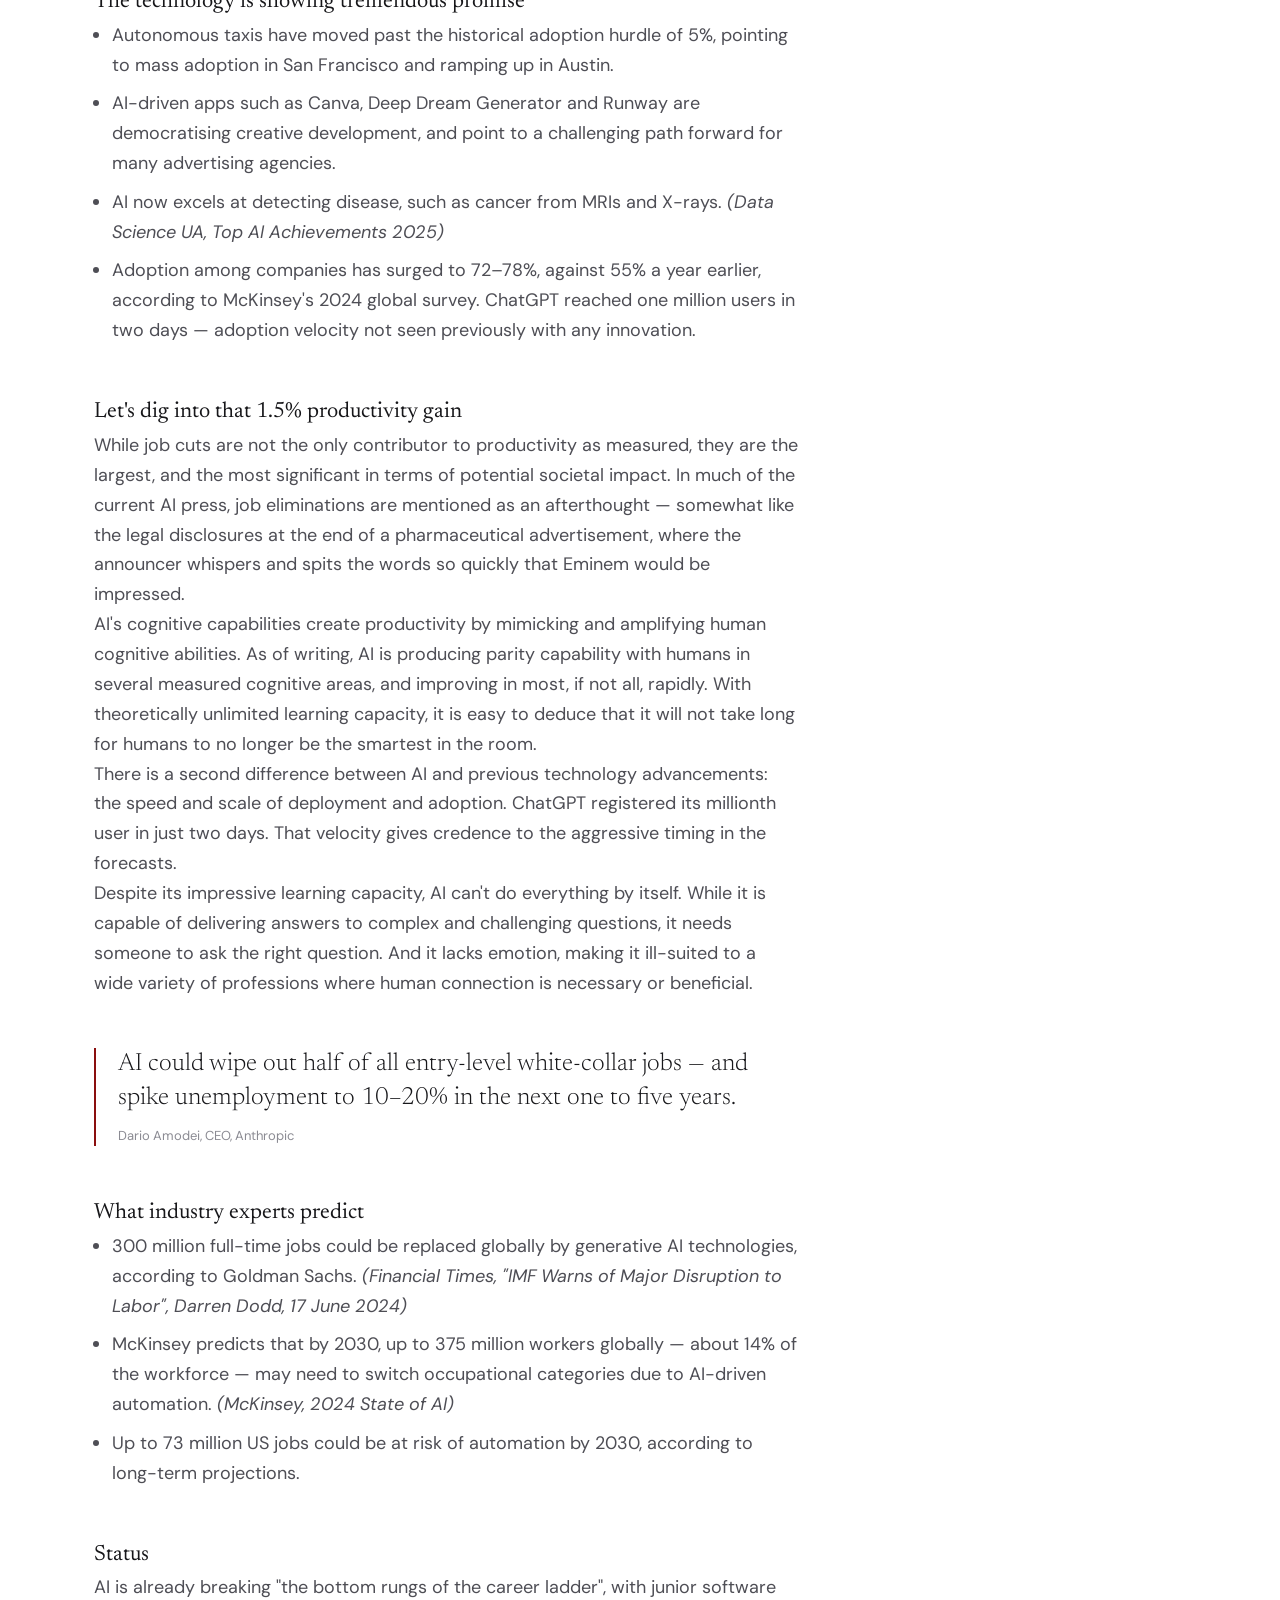
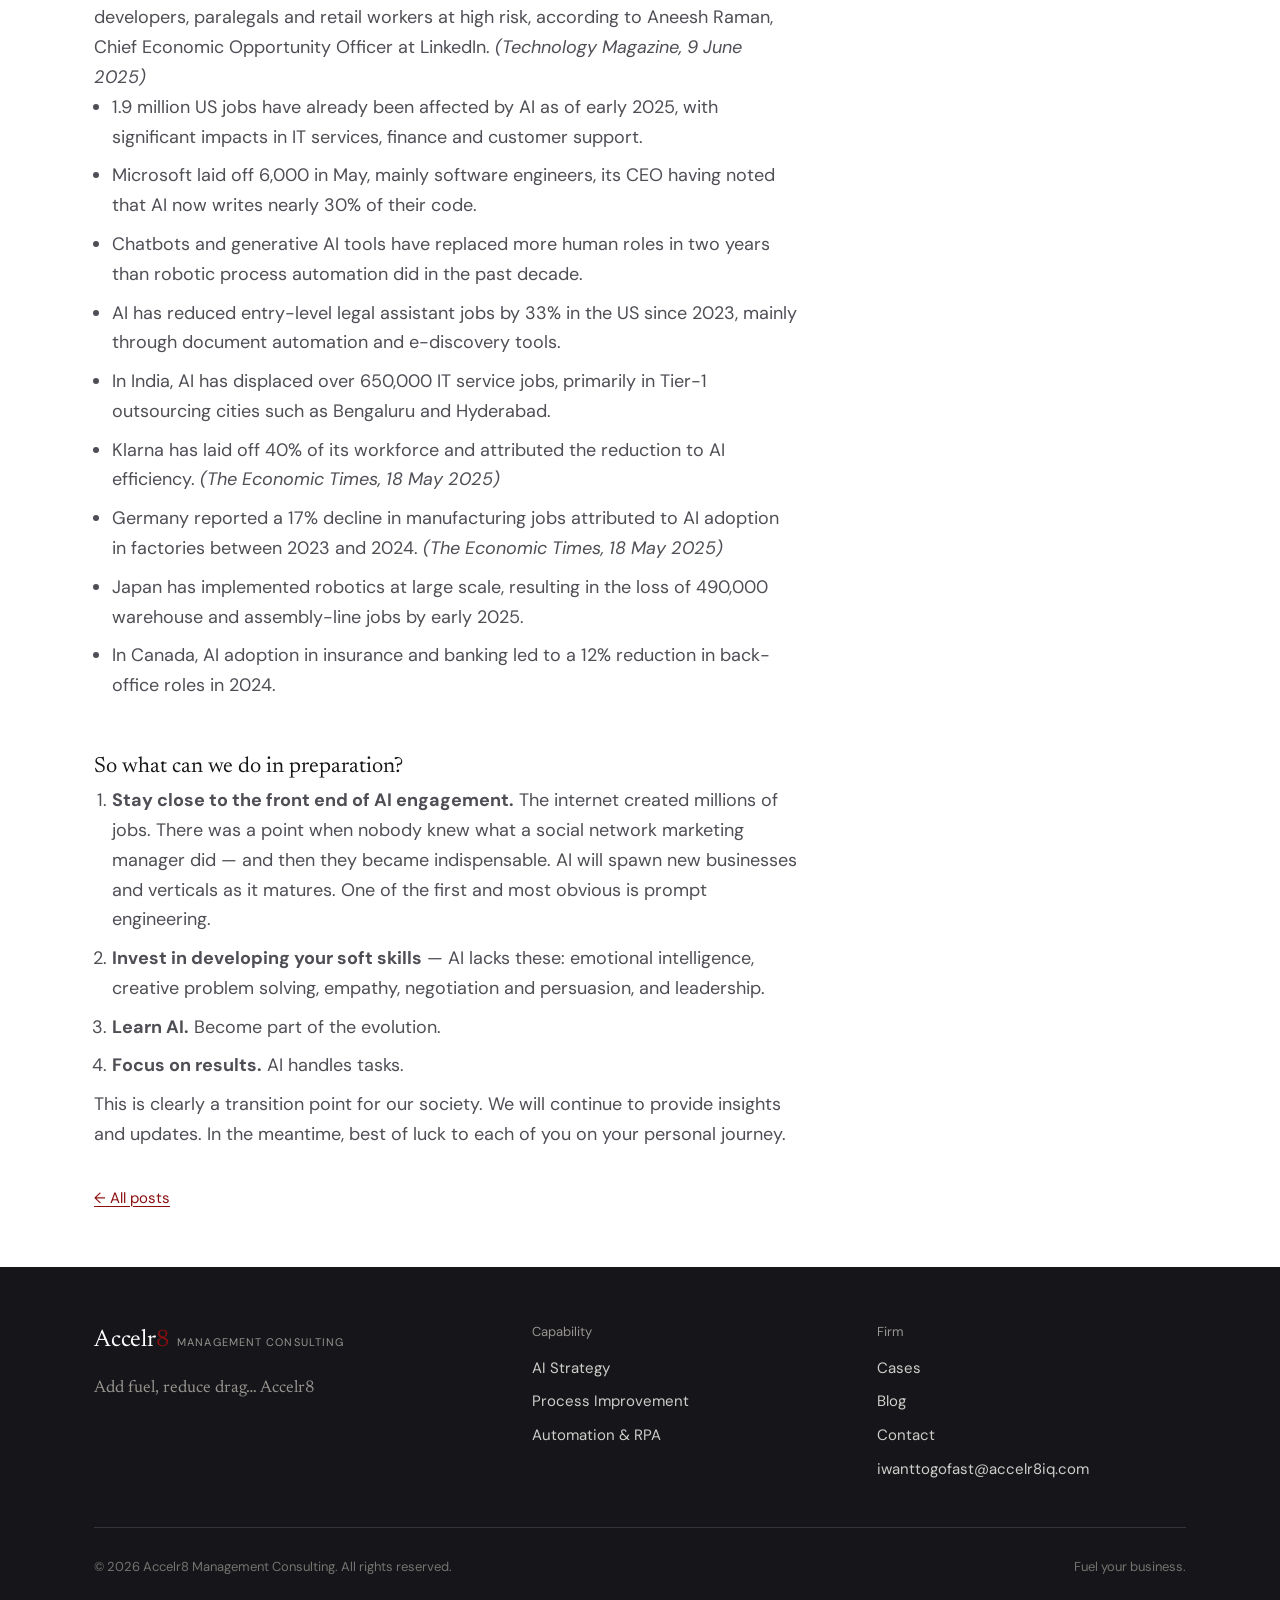
<file: blog-can-we-talk.html>
<!DOCTYPE html>
<html lang="en">
<head>
<meta charset="UTF-8" />
<meta name="viewport" content="width=device-width, initial-scale=1" />
<title>Can we Talk? — Accelr8 Management Consulting</title>
<meta name="description" content="Artificial intelligence will have a profound impact on our lives and our livelihoods. Most forecasts have not been sufficient in scope, scale or timing to be actionable." />
<meta name="theme-color" content="#8a0e0e" />
<meta property="og:title" content="Can we Talk? — Accelr8 Management Consulting" />
<meta property="og:description" content="Artificial intelligence will have a profound impact on our lives and our livelihoods. Most forecasts have not been sufficient in scope, scale or timing to be actionable." />
<meta property="og:type" content="website" />
<link rel="icon" href="data:image/svg+xml,%3Csvg xmlns='http://www.w3.org/2000/svg' viewBox='0 0 32 32'%3E%3Crect width='32' height='32' fill='%2316161a'/%3E%3Ctext x='16' y='23' font-family='Georgia,serif' font-size='19' fill='%238a0e0e' text-anchor='middle'%3E8%3C/text%3E%3C/svg%3E" />
<link rel="preconnect" href="https://fonts.googleapis.com" />
<link rel="preconnect" href="https://fonts.gstatic.com" crossorigin />
<link href="https://fonts.googleapis.com/css2?family=Newsreader:ital,opsz,wght@0,6..72,200..500;1,6..72,200..400&family=DM+Sans:wght@400;500&display=swap" rel="stylesheet" />
<link rel="stylesheet" href="styles.css?v=1789759209" />
</head>
<body class="doc">
<a class="skip-link" href="#main">Skip to content</a>

<header class="site-header">
  <div class="wrap header-inner">
    <a class="brand" href="index.html" aria-label="Accelr8 Management Consulting home">
      <span class="brand-mark">Accelr<span class="n8">8</span></span>
      <span class="brand-sub">Management Consulting</span>
    </a>
    <button class="nav-toggle" type="button" aria-expanded="false" aria-controls="site-nav" aria-label="Open menu">
      <span></span><span></span><span></span>
    </button>
    <nav class="site-nav" id="site-nav" aria-label="Main">
      <ul>
        <li><a href="index.html">Home</a></li>
        <li><a href="ai-strategy.html">AI Strategy</a></li>
        <li><a href="process-improvement.html">Process</a></li>
        <li><a href="automation.html">Automation</a></li>
        <li><a href="cases.html">Cases</a></li>
        <li><a href="blog.html" aria-current="page">Blog</a></li>
        <li><a class="nav-cta" href="index.html#contact">Let's go</a></li>
      </ul>
    </nav>
  </div>
</header>

<main id="main">

  <section class="hero hero-page" data-nav-label="Can we Talk?">
    <div class="wrap">
      <div class="hero-inner">
        <div class="hero-rule"><span>Blog</span></div>
        <h1 class="d1">Can we Talk?</h1>
        <div class="article-meta">
          <span class="by">Patrick C. Cox</span>
          <span>24 June 2025</span>
          <span>5 min read</span>
        </div>
      </div>
    </div>
  </section>

  <section>
    <div class="wrap">
      <div class="prose">
        <p>
          There's no shortage of opinions, hypotheses or hype regarding the impact
          artificial intelligence will have on the way we live and work. That's the
          reality: industrial revolutions produce step-change productivity
          improvements, but not without socio-economic displacement and pain in the
          short term.
        </p>
        <p>
          During the first revolution, the entire cottage shoe-cobbler industry
          became obsolete. In the third, droves of horses found themselves
          out of work &mdash; along with the stables. To find work, it was often
          necessary for the displaced to migrate to cities for factory jobs. During
          these periods of re-balancing, governments, churches and community groups
          had to provide displaced workers economic support for survival. As we move
          collectively into the fourth industrial revolution, very few certainties
          exist &mdash; except change.
        </p>
        <p>
          There is a common thread through the previous three industrial
          revolutions. The objective in each case was to use technology &mdash; the
          steam engine, say &mdash; to multiply human and animal force, power and
          energy, making tasks easier, faster and cheaper. The fourth event is quite
          different: the force being magnified is human <em>cognitive</em> ability.
        </p>

        <h3>The internet is the wrong benchmark</h3>
        <p>
          Prior to generative artificial intelligence, the most impactful innovation
          on society was the internet. It changed the way we work, shop, learn, date,
          manage time and book travel. For researchers it was transformative in both
          the ease and the quality of access to information. In some cases it
          democratised access to information and the ability to learn new skills.
          Could you imagine life without it?
        </p>
        <p>
          By comparison, the forecast impact of generative AI promises to be greater
          by an order of magnitude. Even in its infancy, prognosticators forecast
          massive societal impacts: the democratisation of quality health care,
          education and transportation, and potentially the reduction of greenhouse
          gases. On economics, Goldman Sachs has predicted the technology will drive
          global GDP up 7% while improving productivity by 1.5%. Tech giants, private
          equity, venture capital and thousands of start-ups are betting their futures
          on it &mdash; some $225B invested from 2015 to 2022.
        </p>

        <blockquote>
          Every job will be affected. Some jobs will be created, but every job will
          be affected.
          <cite>Jensen Huang, CEO, NVIDIA</cite>
        </blockquote>

        <h3>The technology is showing tremendous promise</h3>
        <ul>
          <li>Autonomous taxis have moved past the historical adoption hurdle of 5%, pointing to mass adoption in San Francisco and ramping up in Austin.</li>
          <li>AI-driven apps such as Canva, Deep Dream Generator and Runway are democratising creative development, and point to a challenging path forward for many advertising agencies.</li>
          <li>AI now excels at detecting disease, such as cancer from MRIs and X-rays. <em>(Data Science UA, Top AI Achievements 2025)</em></li>
          <li>Adoption among companies has surged to 72&ndash;78%, against 55% a year earlier, according to McKinsey's 2024 global survey. ChatGPT reached one million users in two days &mdash; adoption velocity not seen previously with any innovation.</li>
        </ul>

        <h3>Let's dig into that 1.5% productivity gain</h3>
        <p>
          While job cuts are not the only contributor to productivity as measured,
          they are the largest, and the most significant in terms of potential
          societal impact. In much of the current AI press, job eliminations are
          mentioned as an afterthought &mdash; somewhat like the legal disclosures at
          the end of a pharmaceutical advertisement, where the announcer whispers and
          spits the words so quickly that Eminem would be impressed.
        </p>
        <p>
          AI's cognitive capabilities create productivity by mimicking and amplifying
          human cognitive abilities. As of writing, AI is producing parity capability
          with humans in several measured cognitive areas, and improving in most, if
          not all, rapidly. With theoretically unlimited learning capacity, it is easy
          to deduce that it will not take long for humans to no longer be the smartest
          in the room.
        </p>
        <p>
          There is a second difference between AI and previous technology
          advancements: the speed and scale of deployment and adoption. ChatGPT
          registered its millionth user in just two days. That velocity gives credence
          to the aggressive timing in the forecasts.
        </p>
        <p>
          Despite its impressive learning capacity, AI can't do everything by itself.
          While it is capable of delivering answers to complex and challenging
          questions, it needs someone to ask the right question. And it lacks emotion,
          making it ill-suited to a wide variety of professions where human connection
          is necessary or beneficial.
        </p>

        <blockquote>
          AI could wipe out half of all entry-level white-collar jobs &mdash; and
          spike unemployment to 10&ndash;20% in the next one to five years.
          <cite>Dario Amodei, CEO, Anthropic</cite>
        </blockquote>

        <h3>What industry experts predict</h3>
        <ul>
          <li>300 million full-time jobs could be replaced globally by generative AI technologies, according to Goldman Sachs. <em>(Financial Times, "IMF Warns of Major Disruption to Labor", Darren Dodd, 17 June 2024)</em></li>
          <li>McKinsey predicts that by 2030, up to 375 million workers globally &mdash; about 14% of the workforce &mdash; may need to switch occupational categories due to AI-driven automation. <em>(McKinsey, 2024 State of AI)</em></li>
          <li>Up to 73 million US jobs could be at risk of automation by 2030, according to long-term projections.</li>
        </ul>

        <h3>Status</h3>
        <p>
          AI is already breaking "the bottom rungs of the career ladder", with junior
          software developers, paralegals and retail workers at high risk, according
          to Aneesh Raman, Chief Economic Opportunity Officer at LinkedIn.
          <em>(Technology Magazine, 9 June 2025)</em>
        </p>
        <ul>
          <li>1.9 million US jobs have already been affected by AI as of early 2025, with significant impacts in IT services, finance and customer support.</li>
          <li>Microsoft laid off 6,000 in May, mainly software engineers, its CEO having noted that AI now writes nearly 30% of their code.</li>
          <li>Chatbots and generative AI tools have replaced more human roles in two years than robotic process automation did in the past decade.</li>
          <li>AI has reduced entry-level legal assistant jobs by 33% in the US since 2023, mainly through document automation and e-discovery tools.</li>
          <li>In India, AI has displaced over 650,000 IT service jobs, primarily in Tier-1 outsourcing cities such as Bengaluru and Hyderabad.</li>
          <li>Klarna has laid off 40% of its workforce and attributed the reduction to AI efficiency. <em>(The Economic Times, 18 May 2025)</em></li>
          <li>Germany reported a 17% decline in manufacturing jobs attributed to AI adoption in factories between 2023 and 2024. <em>(The Economic Times, 18 May 2025)</em></li>
          <li>Japan has implemented robotics at large scale, resulting in the loss of 490,000 warehouse and assembly-line jobs by early 2025.</li>
          <li>In Canada, AI adoption in insurance and banking led to a 12% reduction in back-office roles in 2024.</li>
        </ul>

        <h3>So what can we do in preparation?</h3>
        <ol>
          <li>
            <strong>Stay close to the front end of AI engagement.</strong> The
            internet created millions of jobs. There was a point when nobody knew
            what a social network marketing manager did &mdash; and then they became
            indispensable. AI will spawn new businesses and verticals as it matures.
            One of the first and most obvious is prompt engineering.
          </li>
          <li>
            <strong>Invest in developing your soft skills</strong> &mdash; AI lacks
            these: emotional intelligence, creative problem solving, empathy,
            negotiation and persuasion, and leadership.
          </li>
          <li><strong>Learn AI.</strong> Become part of the evolution.</li>
          <li><strong>Focus on results.</strong> AI handles tasks.</li>
        </ol>
        <p>
          This is clearly a transition point for our society. We will continue to
          provide insights and updates. In the meantime, best of luck to each of you
          on your personal journey.
        </p>

        <p><a class="back-link" href="blog.html">&larr; All posts</a></p>
      </div>
    </div>
  </section>

</main>

<footer class="site-footer">
  <div class="wrap">
    <div class="footer-top">
      <div>
        <span class="brand">
          <span class="brand-mark">Accelr<span class="n8">8</span></span>
          <span class="brand-sub">Management Consulting</span>
        </span>
        <p class="footer-tag">Add fuel, reduce drag&hellip; Accelr8</p>
      </div>
      <div class="footer-col">
        <h4>Capability</h4>
        <ul>
          <li><a href="ai-strategy.html">AI Strategy</a></li>
          <li><a href="process-improvement.html">Process Improvement</a></li>
          <li><a href="automation.html">Automation &amp; RPA</a></li>
        </ul>
      </div>
      <div class="footer-col">
        <h4>Firm</h4>
        <ul>
          <li><a href="cases.html">Cases</a></li>
          <li><a href="blog.html">Blog</a></li>
          <li><a href="index.html#contact">Contact</a></li>
          <li><a href="mailto:iwanttogofast@accelr8iq.com">iwanttogofast@accelr8iq.com</a></li>
        </ul>
      </div>
    </div>
    <div class="footer-bottom">
      <span>&copy; <span id="year">2026</span> Accelr8 Management Consulting. All rights reserved.</span>
      <span>Fuel your business.</span>
    </div>
  </div>
</footer>

<script src="script.js?v=1789759209"></script>
</body>
</html>
</file>
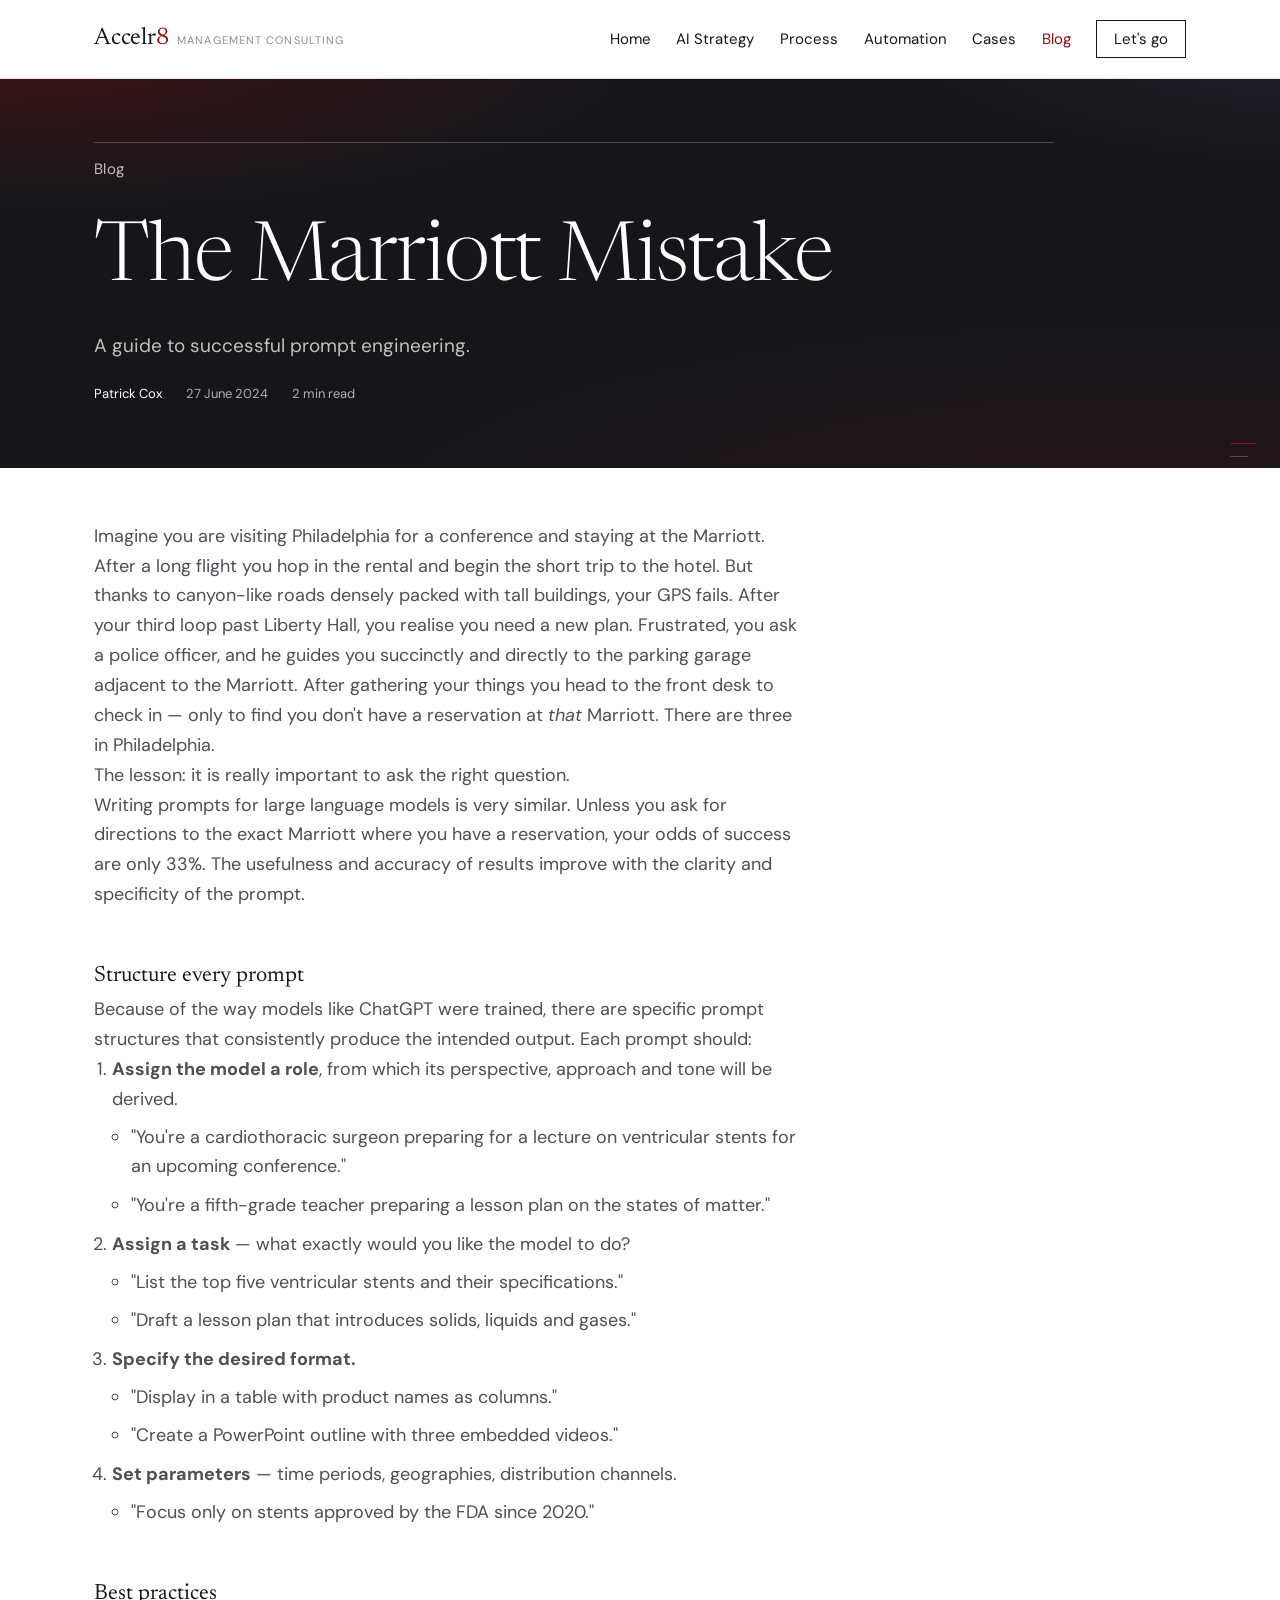
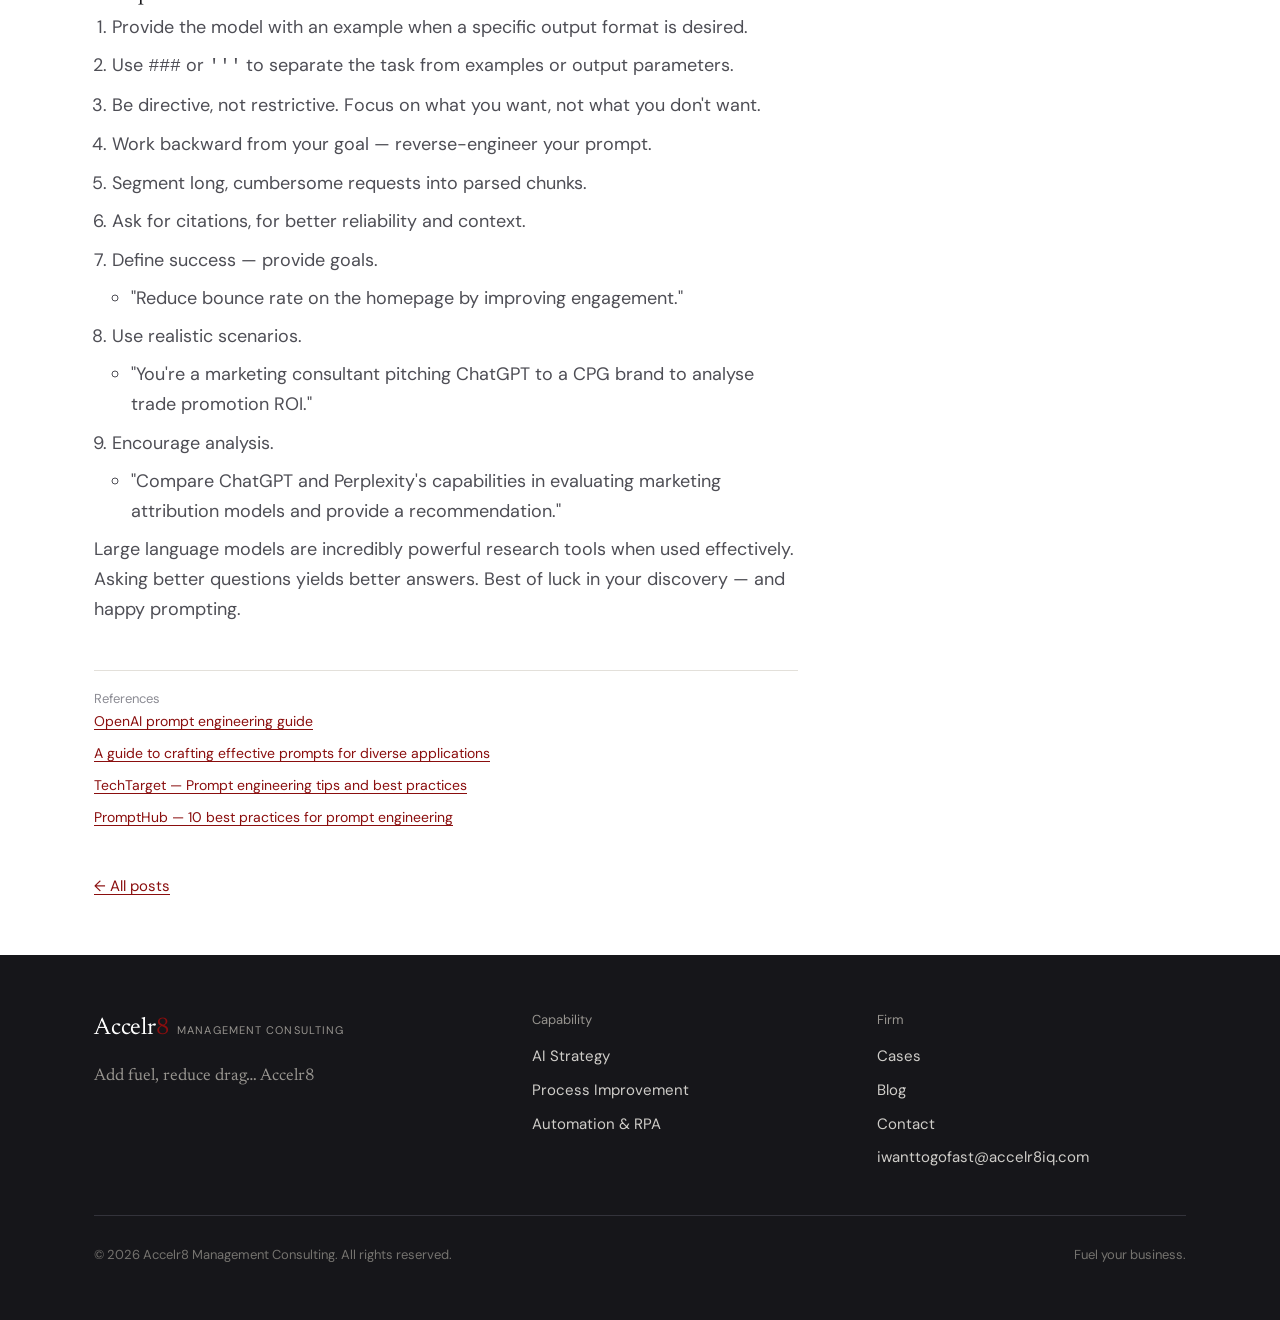
<file: blog-marriott-mistake.html>
<!DOCTYPE html>
<html lang="en">
<head>
<meta charset="UTF-8" />
<meta name="viewport" content="width=device-width, initial-scale=1" />
<title>The Marriott Mistake — Accelr8 Management Consulting</title>
<meta name="description" content="A guide to successful prompt engineering: structure, best practices, and why specificity is the whole game." />
<meta name="theme-color" content="#8a0e0e" />
<meta property="og:title" content="The Marriott Mistake — Accelr8 Management Consulting" />
<meta property="og:description" content="A guide to successful prompt engineering: structure, best practices, and why specificity is the whole game." />
<meta property="og:type" content="website" />
<link rel="icon" href="data:image/svg+xml,%3Csvg xmlns='http://www.w3.org/2000/svg' viewBox='0 0 32 32'%3E%3Crect width='32' height='32' fill='%2316161a'/%3E%3Ctext x='16' y='23' font-family='Georgia,serif' font-size='19' fill='%238a0e0e' text-anchor='middle'%3E8%3C/text%3E%3C/svg%3E" />
<link rel="preconnect" href="https://fonts.googleapis.com" />
<link rel="preconnect" href="https://fonts.gstatic.com" crossorigin />
<link href="https://fonts.googleapis.com/css2?family=Newsreader:ital,opsz,wght@0,6..72,200..500;1,6..72,200..400&family=DM+Sans:wght@400;500&display=swap" rel="stylesheet" />
<link rel="stylesheet" href="styles.css?v=1789759209" />
</head>
<body class="doc">
<a class="skip-link" href="#main">Skip to content</a>

<header class="site-header">
  <div class="wrap header-inner">
    <a class="brand" href="index.html" aria-label="Accelr8 Management Consulting home">
      <span class="brand-mark">Accelr<span class="n8">8</span></span>
      <span class="brand-sub">Management Consulting</span>
    </a>
    <button class="nav-toggle" type="button" aria-expanded="false" aria-controls="site-nav" aria-label="Open menu">
      <span></span><span></span><span></span>
    </button>
    <nav class="site-nav" id="site-nav" aria-label="Main">
      <ul>
        <li><a href="index.html">Home</a></li>
        <li><a href="ai-strategy.html">AI Strategy</a></li>
        <li><a href="process-improvement.html">Process</a></li>
        <li><a href="automation.html">Automation</a></li>
        <li><a href="cases.html">Cases</a></li>
        <li><a href="blog.html" aria-current="page">Blog</a></li>
        <li><a class="nav-cta" href="index.html#contact">Let's go</a></li>
      </ul>
    </nav>
  </div>
</header>

<main id="main">

  <section class="hero hero-page" data-nav-label="The Marriott Mistake">
    <div class="wrap">
      <div class="hero-inner">
        <div class="hero-rule"><span>Blog</span></div>
        <h1 class="d1">The Marriott Mistake</h1>
        <p class="hero-lede">A guide to successful prompt engineering.</p>
        <div class="article-meta">
          <span class="by">Patrick Cox</span>
          <span>27 June 2024</span>
          <span>2 min read</span>
        </div>
      </div>
    </div>
  </section>

  <section>
    <div class="wrap">
      <div class="prose">
        <p>
          Imagine you are visiting Philadelphia for a conference and staying at the
          Marriott. After a long flight you hop in the rental and begin the short
          trip to the hotel. But thanks to canyon-like roads densely packed with tall
          buildings, your GPS fails. After your third loop past Liberty Hall, you
          realise you need a new plan. Frustrated, you ask a police officer, and he
          guides you succinctly and directly to the parking garage adjacent to the
          Marriott. After gathering your things you head to the front desk to check
          in &mdash; only to find you don't have a reservation at <em>that</em>
          Marriott. There are three in Philadelphia.
        </p>
        <p>The lesson: it is really important to ask the right question.</p>
        <p>
          Writing prompts for large language models is very similar. Unless you ask
          for directions to the exact Marriott where you have a reservation, your
          odds of success are only 33%. The usefulness and accuracy of results
          improve with the clarity and specificity of the prompt.
        </p>

        <h3>Structure every prompt</h3>
        <p>
          Because of the way models like ChatGPT were trained, there are specific
          prompt structures that consistently produce the intended output. Each
          prompt should:
        </p>
        <ol>
          <li>
            <strong>Assign the model a role</strong>, from which its perspective,
            approach and tone will be derived.
            <ul>
              <li>"You're a cardiothoracic surgeon preparing for a lecture on ventricular stents for an upcoming conference."</li>
              <li>"You're a fifth-grade teacher preparing a lesson plan on the states of matter."</li>
            </ul>
          </li>
          <li>
            <strong>Assign a task</strong> &mdash; what exactly would you like the model to do?
            <ul>
              <li>"List the top five ventricular stents and their specifications."</li>
              <li>"Draft a lesson plan that introduces solids, liquids and gases."</li>
            </ul>
          </li>
          <li>
            <strong>Specify the desired format.</strong>
            <ul>
              <li>"Display in a table with product names as columns."</li>
              <li>"Create a PowerPoint outline with three embedded videos."</li>
            </ul>
          </li>
          <li>
            <strong>Set parameters</strong> &mdash; time periods, geographies, distribution channels.
            <ul>
              <li>"Focus only on stents approved by the FDA since 2020."</li>
            </ul>
          </li>
        </ol>

        <h3>Best practices</h3>
        <ol>
          <li>Provide the model with an example when a specific output format is desired.</li>
          <li>Use <code>###</code> or <code>'''</code> to separate the task from examples or output parameters.</li>
          <li>Be directive, not restrictive. Focus on what you want, not what you don't want.</li>
          <li>Work backward from your goal &mdash; reverse-engineer your prompt.</li>
          <li>Segment long, cumbersome requests into parsed chunks.</li>
          <li>Ask for citations, for better reliability and context.</li>
          <li>
            Define success &mdash; provide goals.
            <ul><li>"Reduce bounce rate on the homepage by improving engagement."</li></ul>
          </li>
          <li>
            Use realistic scenarios.
            <ul><li>"You're a marketing consultant pitching ChatGPT to a CPG brand to analyse trade promotion ROI."</li></ul>
          </li>
          <li>
            Encourage analysis.
            <ul><li>"Compare ChatGPT and Perplexity's capabilities in evaluating marketing attribution models and provide a recommendation."</li></ul>
          </li>
        </ol>

        <p>
          Large language models are incredibly powerful research tools when used
          effectively. Asking better questions yields better answers. Best of luck in
          your discovery &mdash; and happy prompting.
        </p>

        <div class="refs">
          <h3>References</h3>
          <ul>
            <li><a href="https://platform.openai.com/docs/guides/prompt-engineering">OpenAI prompt engineering guide</a></li>
            <li><a href="https://community.openai.com/t/a-guide-to-crafting-effective-prompts-for-diverse-applications/493914">A guide to crafting effective prompts for diverse applications</a></li>
            <li><a href="https://www.techtarget.com/searchenterpriseai/tip/Prompt-engineering-tips-and-best-practices">TechTarget &mdash; Prompt engineering tips and best practices</a></li>
            <li><a href="https://www.prompthub.us/blog/10-best-practices-for-prompt-engineering-with-any-model">PromptHub &mdash; 10 best practices for prompt engineering</a></li>
          </ul>
        </div>

        <p><a class="back-link" href="blog.html">&larr; All posts</a></p>
      </div>
    </div>
  </section>

</main>

<footer class="site-footer">
  <div class="wrap">
    <div class="footer-top">
      <div>
        <span class="brand">
          <span class="brand-mark">Accelr<span class="n8">8</span></span>
          <span class="brand-sub">Management Consulting</span>
        </span>
        <p class="footer-tag">Add fuel, reduce drag&hellip; Accelr8</p>
      </div>
      <div class="footer-col">
        <h4>Capability</h4>
        <ul>
          <li><a href="ai-strategy.html">AI Strategy</a></li>
          <li><a href="process-improvement.html">Process Improvement</a></li>
          <li><a href="automation.html">Automation &amp; RPA</a></li>
        </ul>
      </div>
      <div class="footer-col">
        <h4>Firm</h4>
        <ul>
          <li><a href="cases.html">Cases</a></li>
          <li><a href="blog.html">Blog</a></li>
          <li><a href="index.html#contact">Contact</a></li>
          <li><a href="mailto:iwanttogofast@accelr8iq.com">iwanttogofast@accelr8iq.com</a></li>
        </ul>
      </div>
    </div>
    <div class="footer-bottom">
      <span>&copy; <span id="year">2026</span> Accelr8 Management Consulting. All rights reserved.</span>
      <span>Fuel your business.</span>
    </div>
  </div>
</footer>

<script src="script.js?v=1789759209"></script>
</body>
</html>
</file>
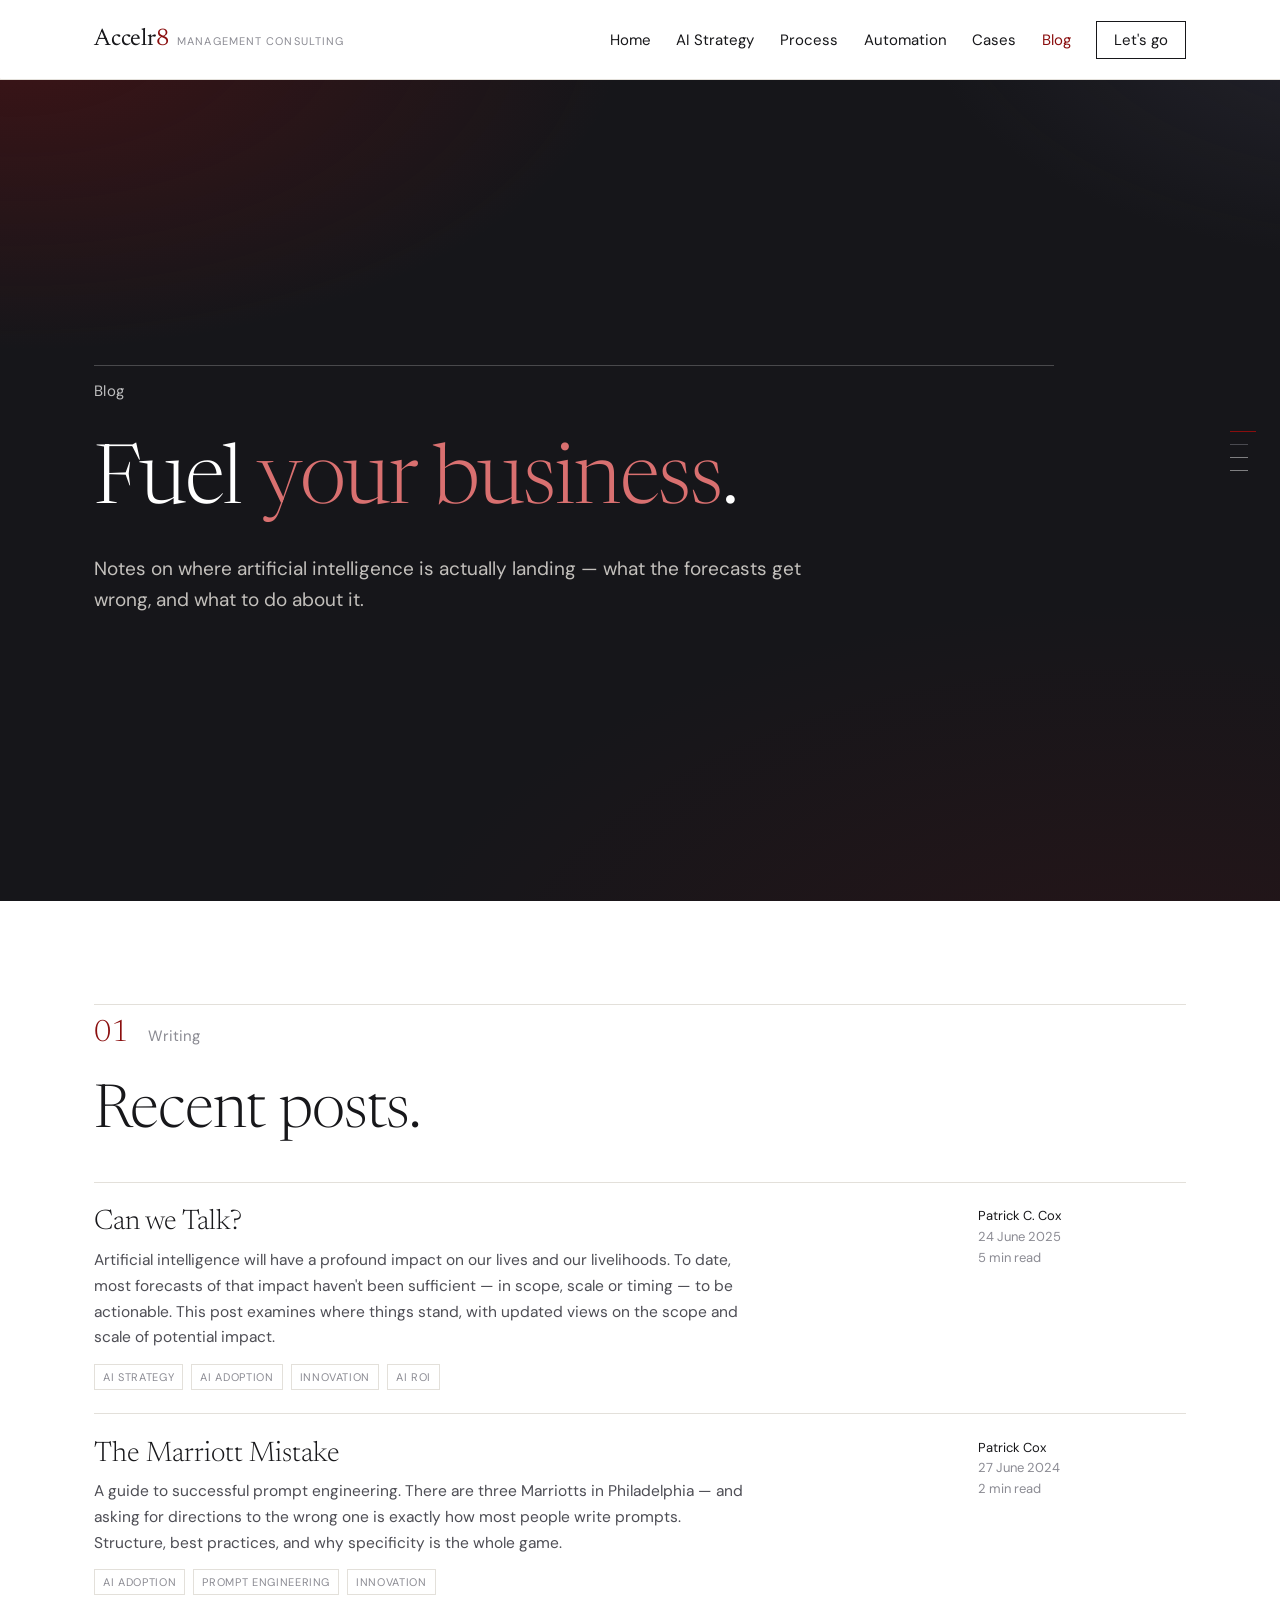
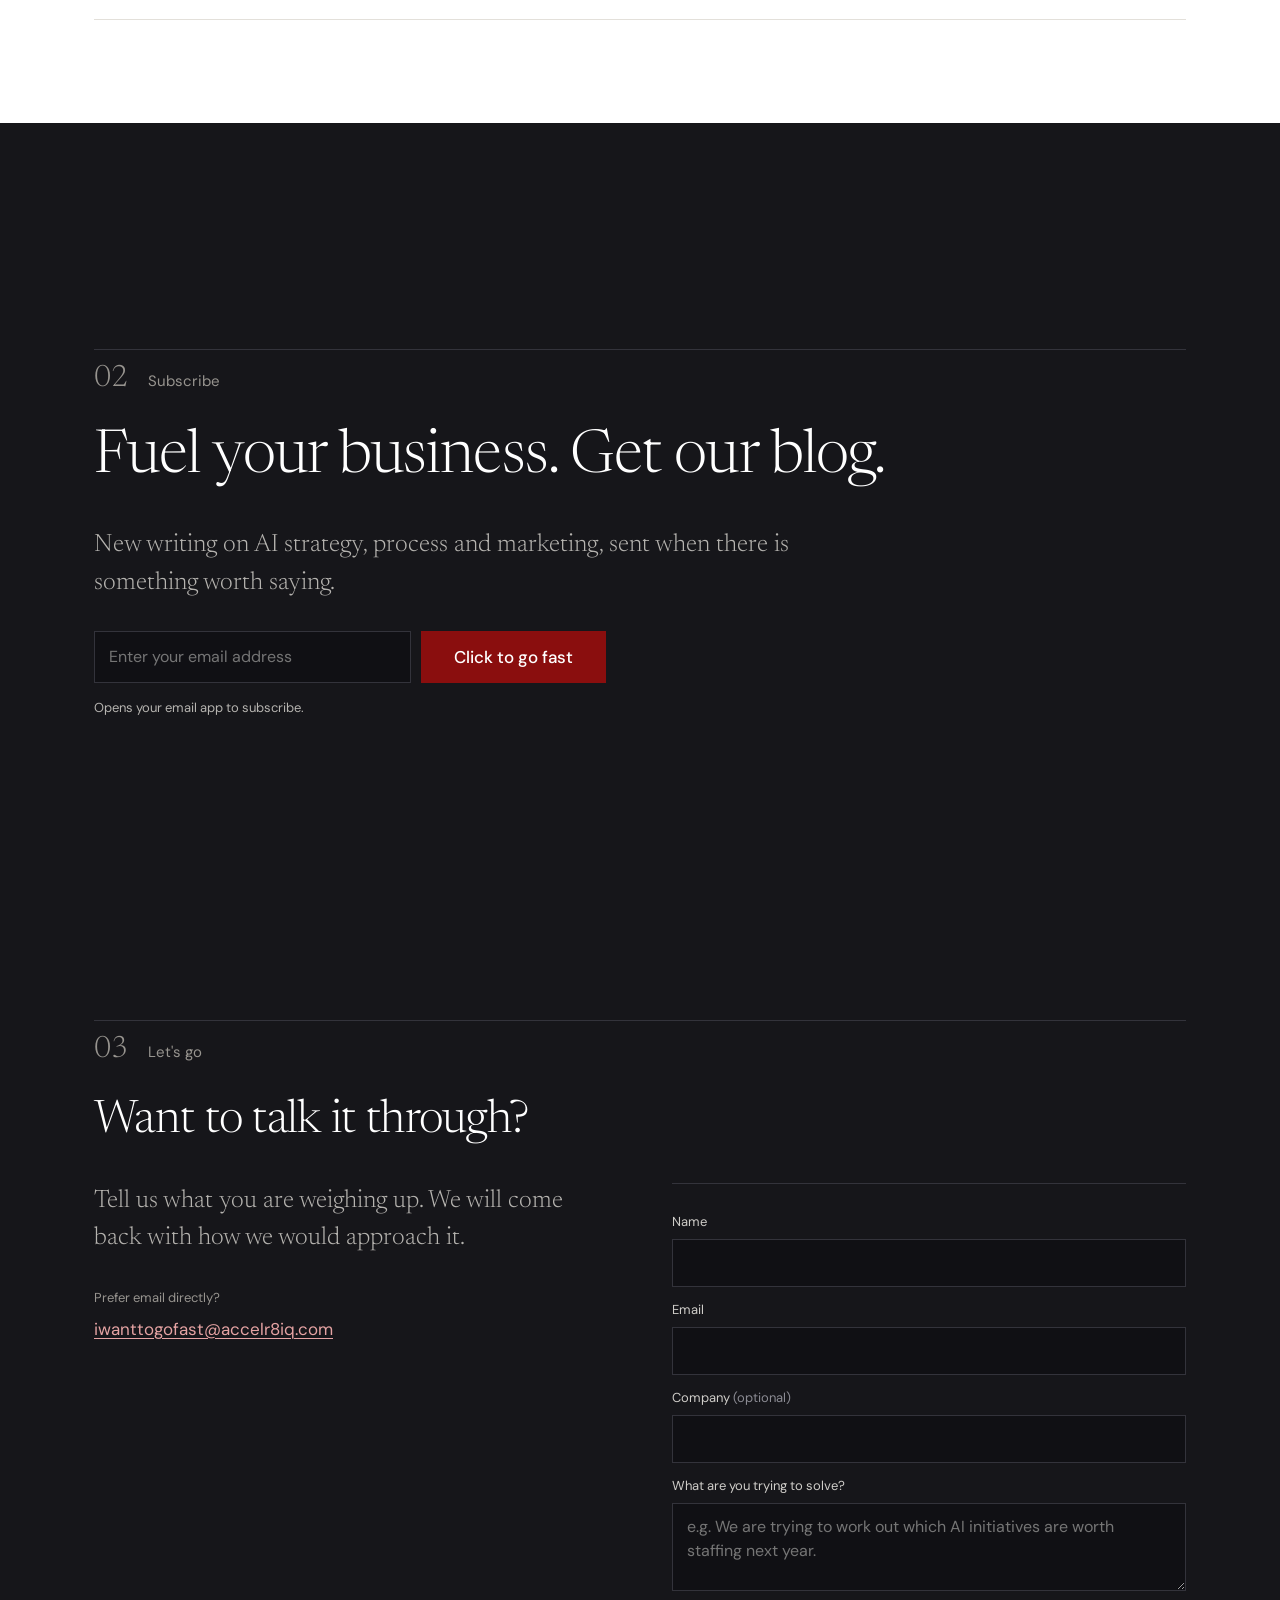
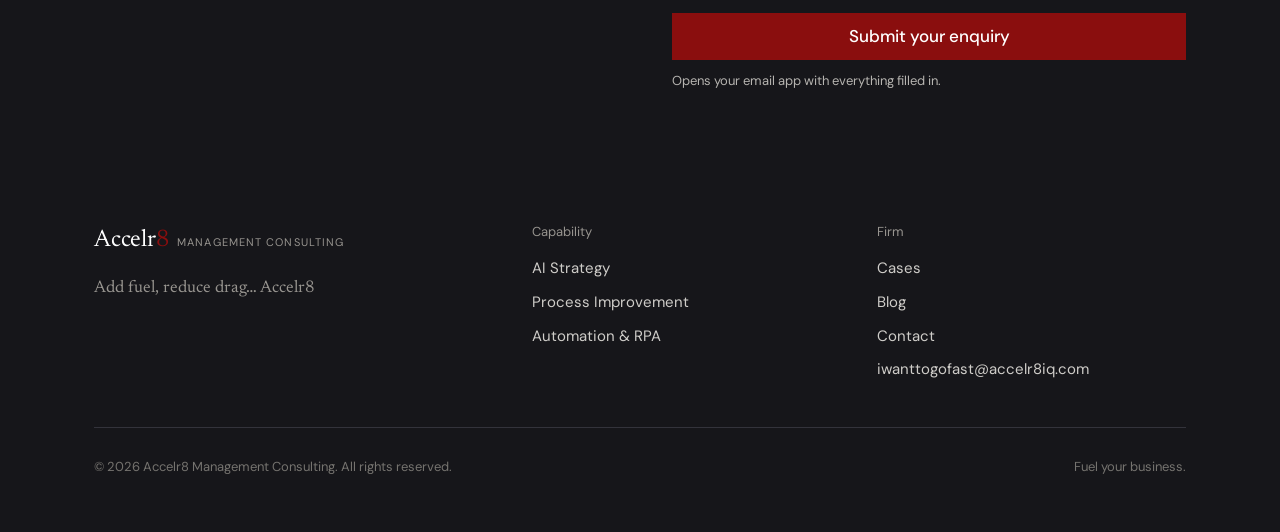
<file: blog.html>
<!DOCTYPE html>
<html lang="en">
<head>
<meta charset="UTF-8" />
<meta name="viewport" content="width=device-width, initial-scale=1" />
<title>Blog — Accelr8 Management Consulting</title>
<meta name="description" content="Notes on where artificial intelligence is actually landing — what the forecasts get wrong, and what to do about it." />
<meta name="theme-color" content="#8a0e0e" />
<meta property="og:title" content="Blog — Accelr8 Management Consulting" />
<meta property="og:description" content="Notes on where artificial intelligence is actually landing — what the forecasts get wrong, and what to do about it." />
<meta property="og:type" content="website" />
<link rel="icon" href="data:image/svg+xml,%3Csvg xmlns='http://www.w3.org/2000/svg' viewBox='0 0 32 32'%3E%3Crect width='32' height='32' fill='%2316161a'/%3E%3Ctext x='16' y='23' font-family='Georgia,serif' font-size='19' fill='%238a0e0e' text-anchor='middle'%3E8%3C/text%3E%3C/svg%3E" />
<link rel="preconnect" href="https://fonts.googleapis.com" />
<link rel="preconnect" href="https://fonts.gstatic.com" crossorigin />
<link href="https://fonts.googleapis.com/css2?family=Newsreader:ital,opsz,wght@0,6..72,200..500;1,6..72,200..400&family=DM+Sans:wght@400;500&display=swap" rel="stylesheet" />
<link rel="stylesheet" href="styles.css?v=1789759209" />
</head>
<body>
<a class="skip-link" href="#main">Skip to content</a>

<header class="site-header">
  <div class="wrap header-inner">
    <a class="brand" href="index.html" aria-label="Accelr8 Management Consulting home">
      <span class="brand-mark">Accelr<span class="n8">8</span></span>
      <span class="brand-sub">Management Consulting</span>
    </a>
    <button class="nav-toggle" type="button" aria-expanded="false" aria-controls="site-nav" aria-label="Open menu">
      <span></span><span></span><span></span>
    </button>
    <nav class="site-nav" id="site-nav" aria-label="Main">
      <ul>
        <li><a href="index.html">Home</a></li>
        <li><a href="ai-strategy.html">AI Strategy</a></li>
        <li><a href="process-improvement.html">Process</a></li>
        <li><a href="automation.html">Automation</a></li>
        <li><a href="cases.html">Cases</a></li>
        <li><a href="blog.html" aria-current="page">Blog</a></li>
        <li><a class="nav-cta" href="index.html#contact">Let's go</a></li>
      </ul>
    </nav>
  </div>
</header>

<main id="main">

  <section class="hero hero-page" data-nav-label="Blog">
    <div class="wrap">
      <div class="hero-inner">
        <div class="hero-rule"><span>Blog</span></div>
        <h1 class="d1">Fuel <span class="hl">your business</span>.</h1>
        <p class="hero-lede">
          Notes on where artificial intelligence is actually landing &mdash; what
          the forecasts get wrong, and what to do about it.
        </p>
      </div>
    </div>
  </section>

  <section data-nav-label="Writing">
    <div class="wrap">
      <div class="sec-head">
        <div class="rule-top"><span class="sec-n">01</span><span class="sec-label">Writing</span></div>
        <h2 class="d2">Recent posts.</h2>
      </div>
      <ul class="posts">
        <li>
          <a class="post" href="blog-can-we-talk.html">
            <div>
              <h3>Can we Talk?</h3>
              <p>
                Artificial intelligence will have a profound impact on our lives
                and our livelihoods. To date, most forecasts of that impact
                haven't been sufficient &mdash; in scope, scale or timing &mdash;
                to be actionable. This post examines where things stand, with
                updated views on the scope and scale of potential impact.
              </p>
              <div class="tags">
                <span>AI Strategy</span><span>AI Adoption</span><span>Innovation</span><span>AI ROI</span>
              </div>
            </div>
            <div class="post-meta">
              <span class="by">Patrick C. Cox</span>
              24 June 2025<br />5 min read
            </div>
          </a>
        </li>
        <li>
          <a class="post" href="blog-marriott-mistake.html">
            <div>
              <h3>The Marriott Mistake</h3>
              <p>
                A guide to successful prompt engineering. There are three
                Marriotts in Philadelphia &mdash; and asking for directions to
                the wrong one is exactly how most people write prompts. Structure,
                best practices, and why specificity is the whole game.
              </p>
              <div class="tags">
                <span>AI Adoption</span><span>Prompt Engineering</span><span>Innovation</span>
              </div>
            </div>
            <div class="post-meta">
              <span class="by">Patrick Cox</span>
              27 June 2024<br />2 min read
            </div>
          </a>
        </li>
      </ul>
    </div>
  </section>

  <section class="band-night" data-nav-label="Subscribe">
    <div class="wrap">
      <div class="sec-head">
        <div class="rule-top"><span class="sec-n">02</span><span class="sec-label">Subscribe</span></div>
        <h2 class="d2">Fuel your business. Get our blog.</h2>
      </div>
      <p class="lede">
        New writing on AI strategy, process and marketing, sent when there is
        something worth saying.
      </p>
      <form class="signup" id="signup-form" novalidate>
        <label class="sr-only" for="su-email">Your email address</label>
        <input type="email" id="su-email" name="email" placeholder="Enter your email address" autocomplete="email" required />
        <button class="btn btn-primary" type="submit">Click to go fast</button>
      </form>
      <p class="form-note" id="signup-note">Opens your email app to subscribe.</p>
    </div>
  </section>

  <section class="band-night" id="contact" data-nav-label="Let's go">
    <div class="wrap">
      <div class="sec-head">
        <div class="rule-top"><span class="sec-n">03</span><span class="sec-label">Let's go</span></div>
        <h2 class="d2">Want to talk it through?</h2>
      </div>
      <div class="contact-grid">
        <div>
          <p class="lede">Tell us what you are weighing up. We will come back with how we would approach it.</p>
          <div class="contact-direct">
            <p class="k">Prefer email directly?</p>
            <a href="mailto:iwanttogofast@accelr8iq.com">iwanttogofast@accelr8iq.com</a>
          </div>
        </div>
        <form class="form-shell" id="enquiry-form" novalidate>
          <div class="field">
            <label for="ef-name">Name</label>
            <input type="text" id="ef-name" name="name" autocomplete="name" required />
          </div>
          <div class="field">
            <label for="ef-email">Email</label>
            <input type="email" id="ef-email" name="email" autocomplete="email" required />
          </div>
          <div class="field">
            <label for="ef-company">Company <span class="opt">(optional)</span></label>
            <input type="text" id="ef-company" name="company" autocomplete="organization" />
          </div>
          <div class="field">
            <label for="ef-message">What are you trying to solve?</label>
            <textarea id="ef-message" name="message" required placeholder="e.g. We are trying to work out which AI initiatives are worth staffing next year."></textarea>
          </div>
          <button class="btn btn-primary" type="submit" style="width:100%">Submit your enquiry</button>
          <p class="form-note" id="form-note">Opens your email app with everything filled in.</p>
        </form>
      </div>
    </div>
  </section>

</main>

<footer class="site-footer">
  <div class="wrap">
    <div class="footer-top">
      <div>
        <span class="brand">
          <span class="brand-mark">Accelr<span class="n8">8</span></span>
          <span class="brand-sub">Management Consulting</span>
        </span>
        <p class="footer-tag">Add fuel, reduce drag&hellip; Accelr8</p>
      </div>
      <div class="footer-col">
        <h4>Capability</h4>
        <ul>
          <li><a href="ai-strategy.html">AI Strategy</a></li>
          <li><a href="process-improvement.html">Process Improvement</a></li>
          <li><a href="automation.html">Automation &amp; RPA</a></li>
        </ul>
      </div>
      <div class="footer-col">
        <h4>Firm</h4>
        <ul>
          <li><a href="cases.html">Cases</a></li>
          <li><a href="blog.html">Blog</a></li>
          <li><a href="index.html#contact">Contact</a></li>
          <li><a href="mailto:iwanttogofast@accelr8iq.com">iwanttogofast@accelr8iq.com</a></li>
        </ul>
      </div>
    </div>
    <div class="footer-bottom">
      <span>&copy; <span id="year">2026</span> Accelr8 Management Consulting. All rights reserved.</span>
      <span>Fuel your business.</span>
    </div>
  </div>
</footer>

<script src="script.js?v=1789759209"></script>
</body>
</html>
</file>
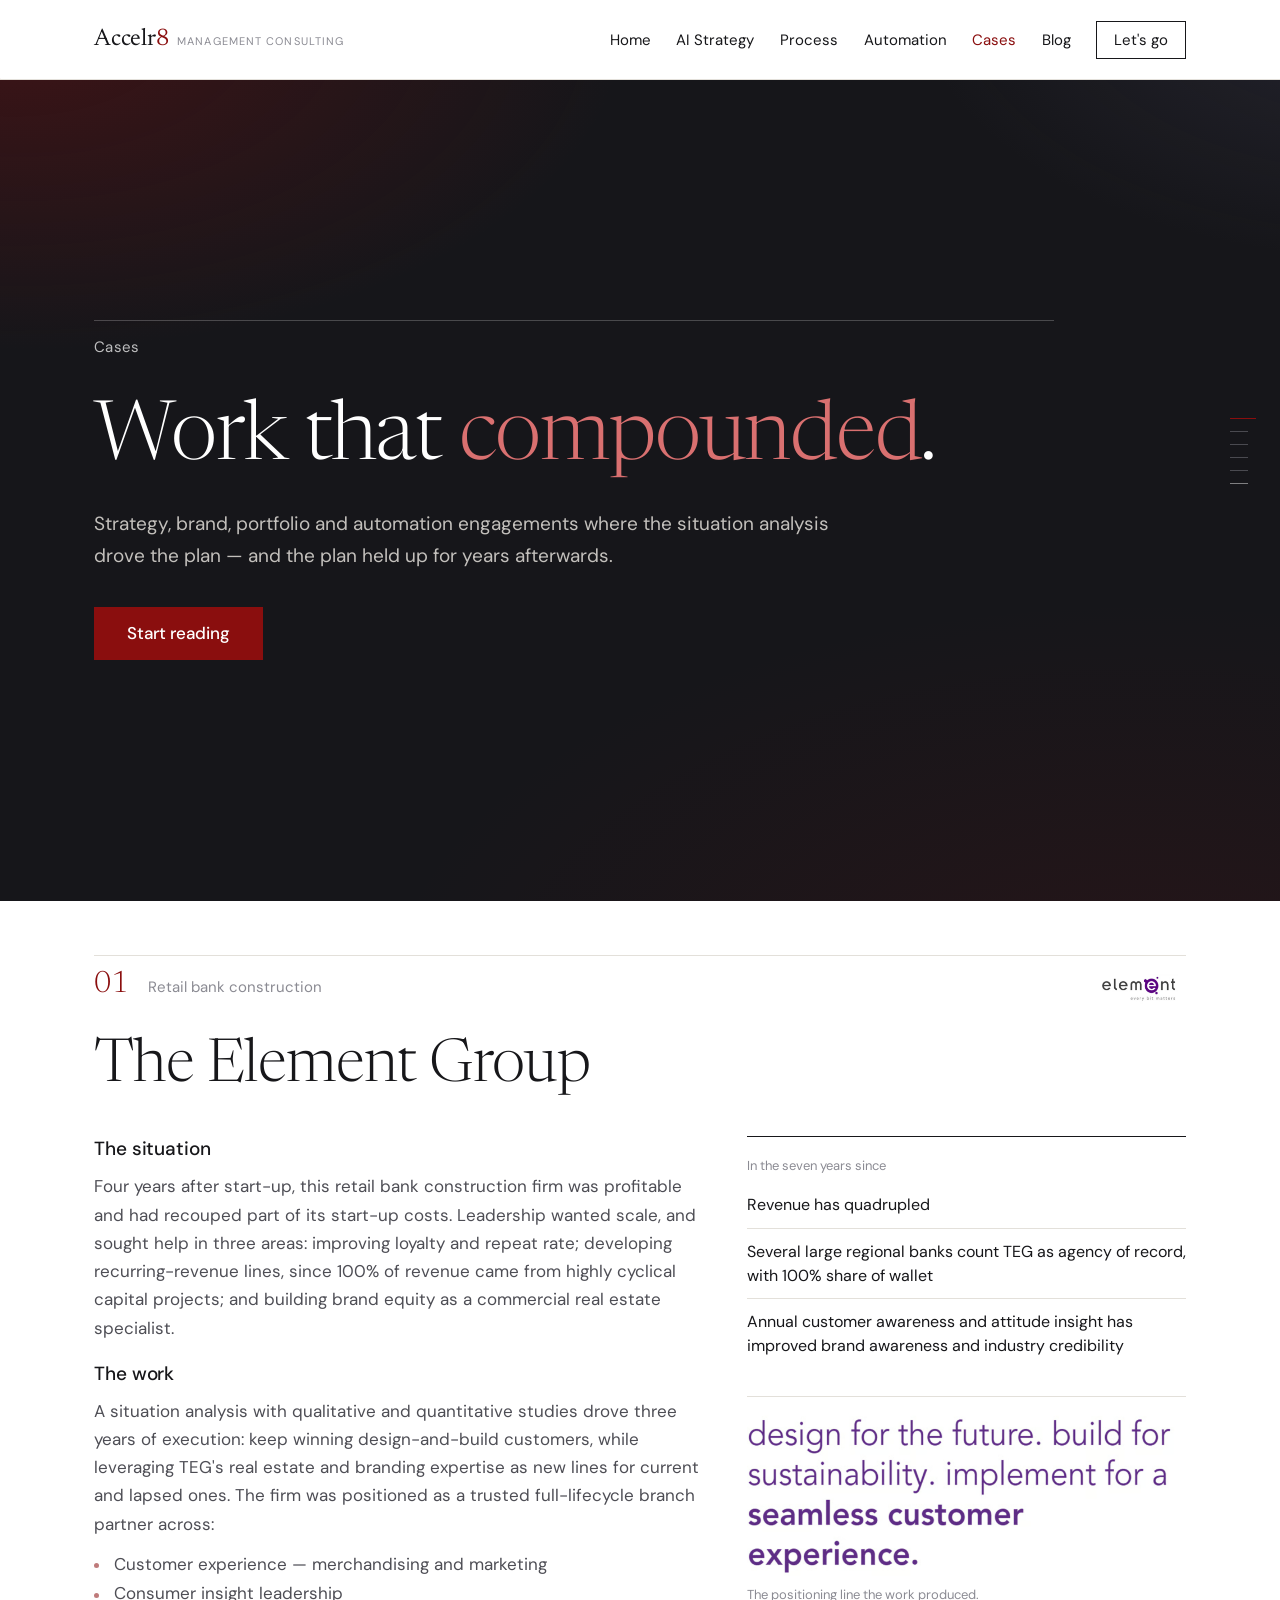
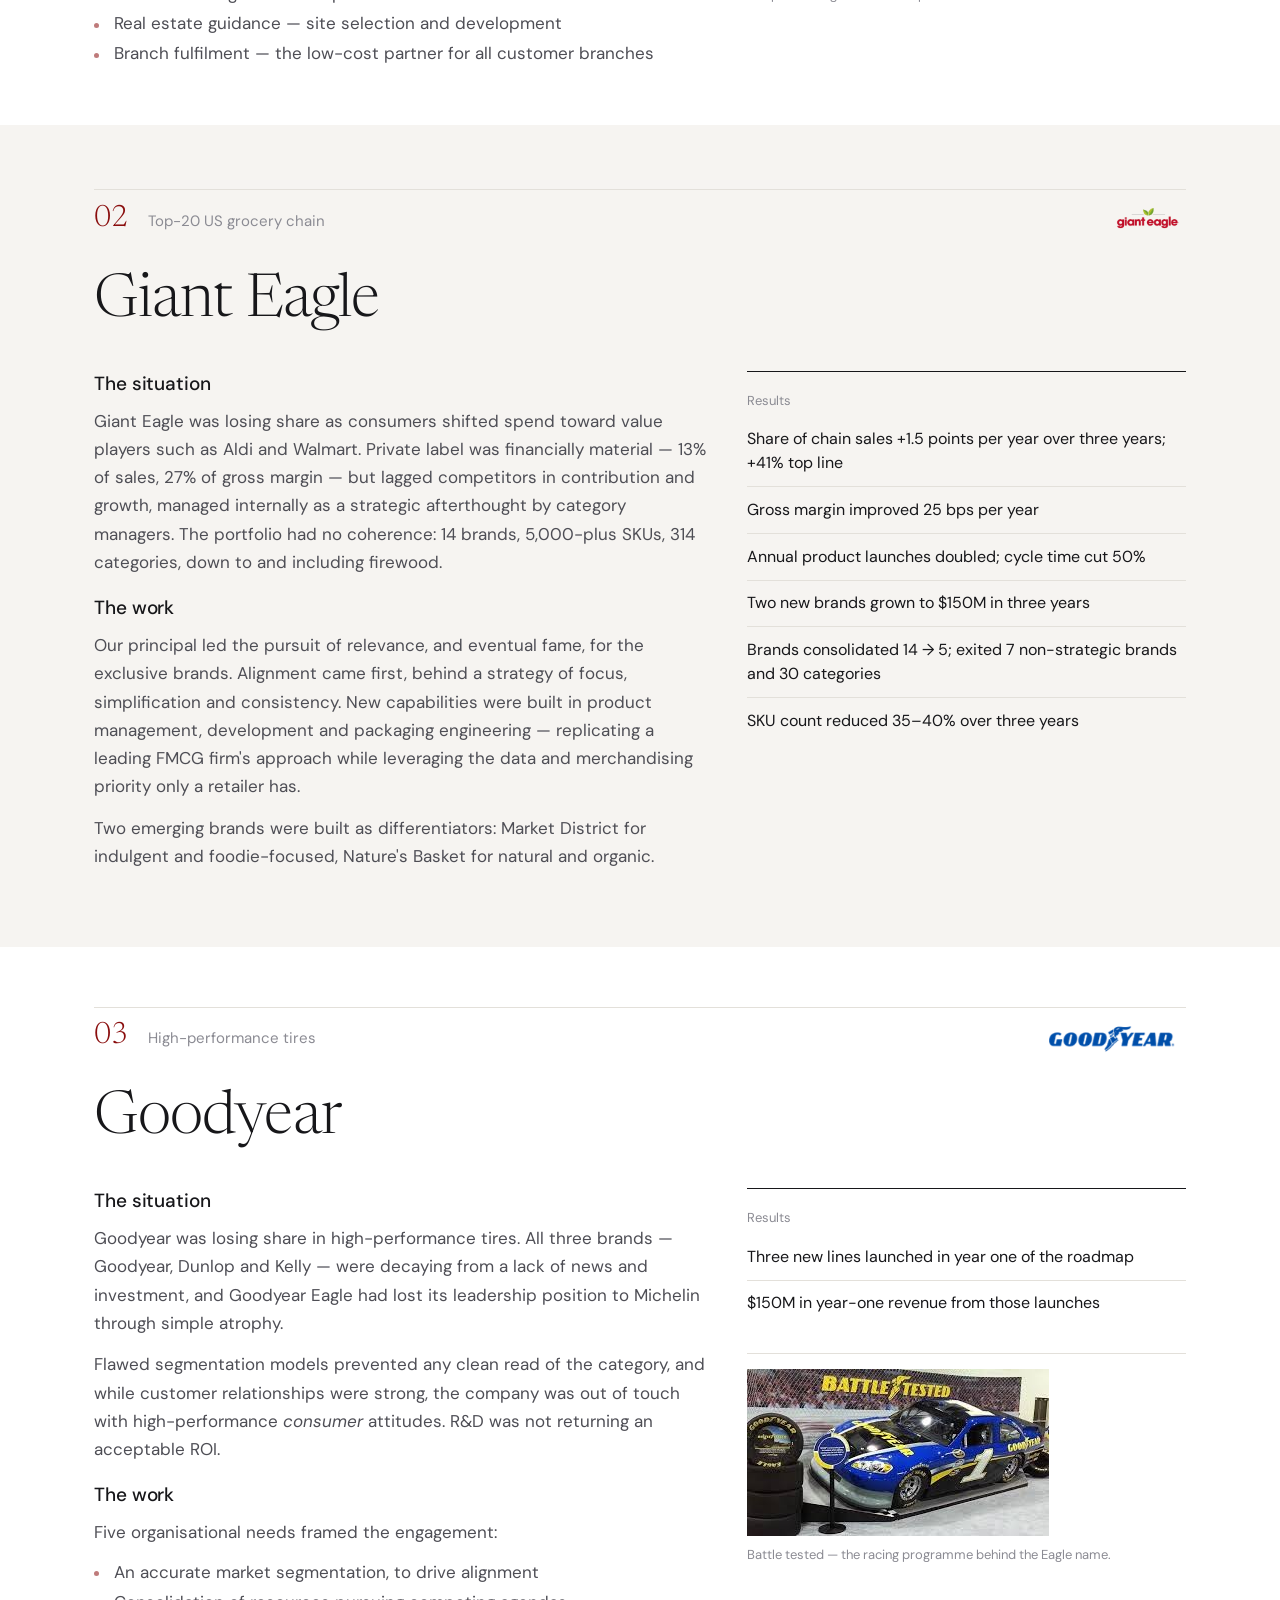
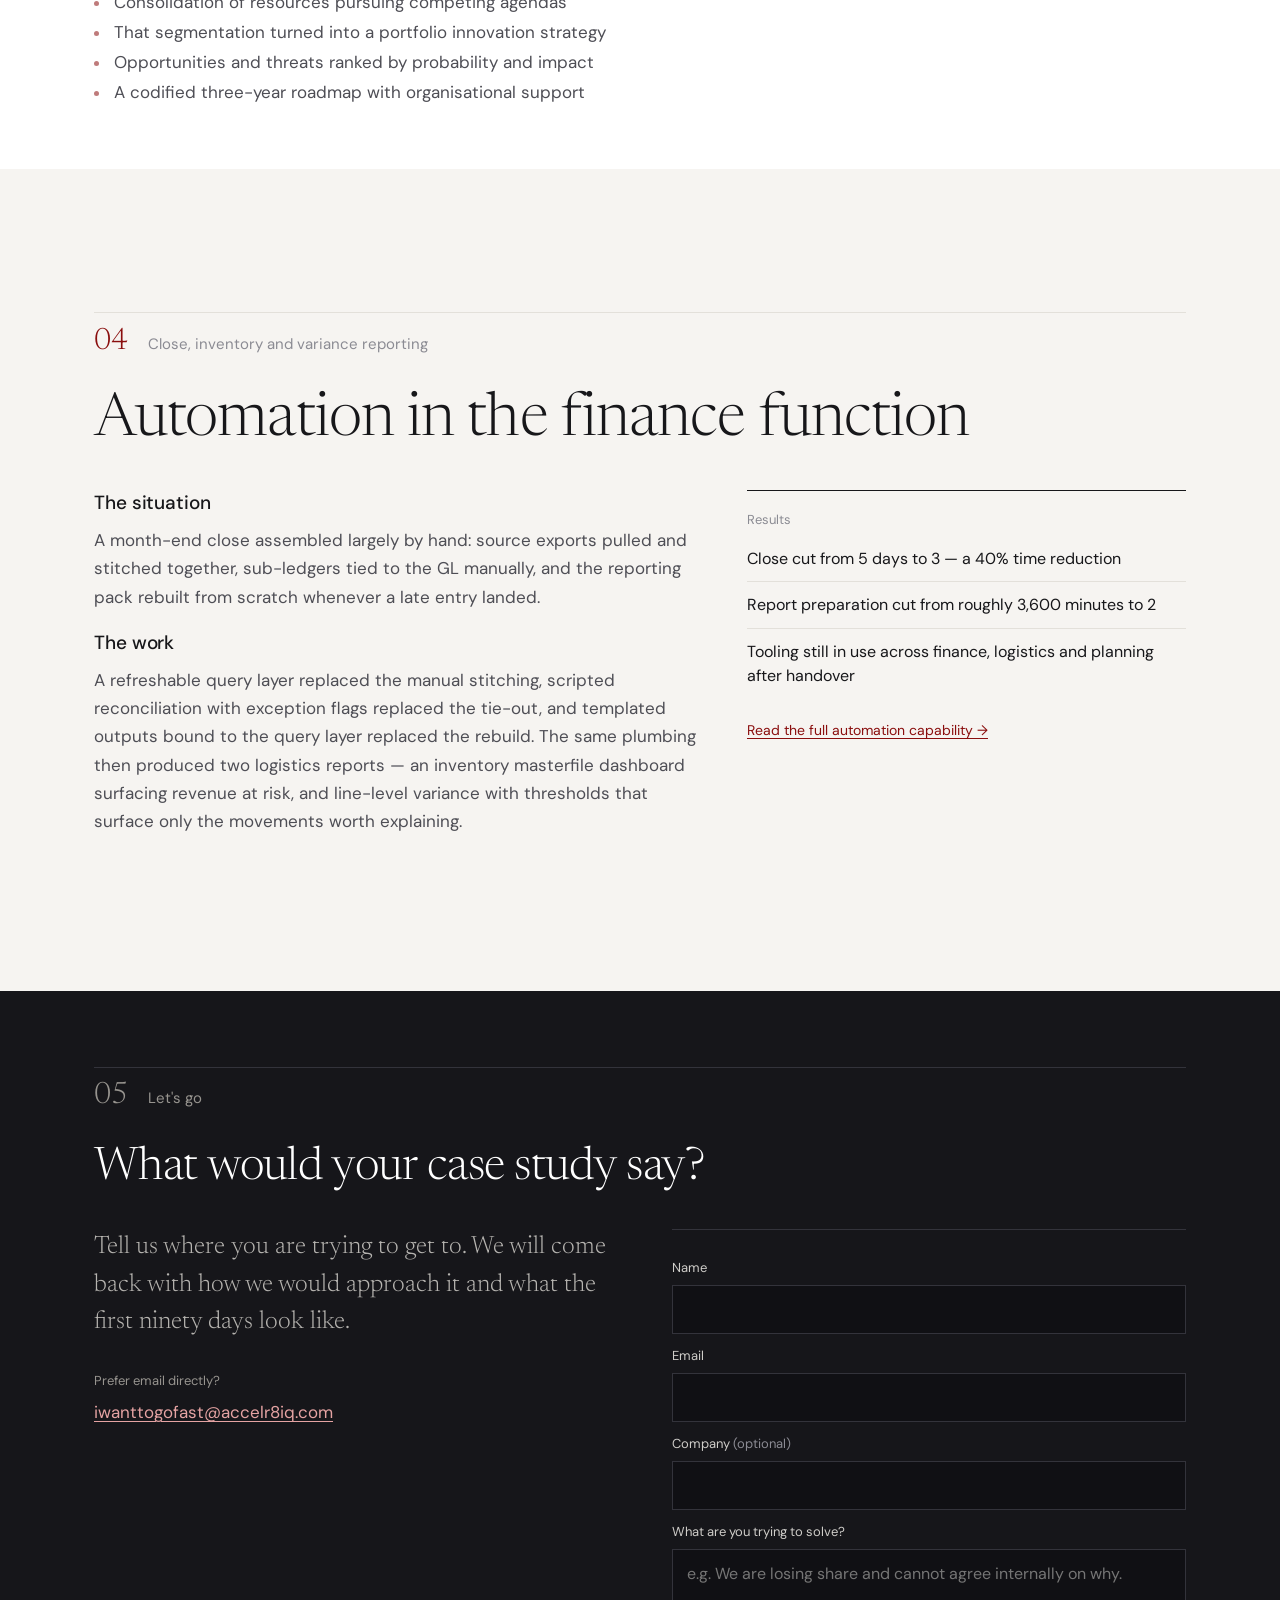
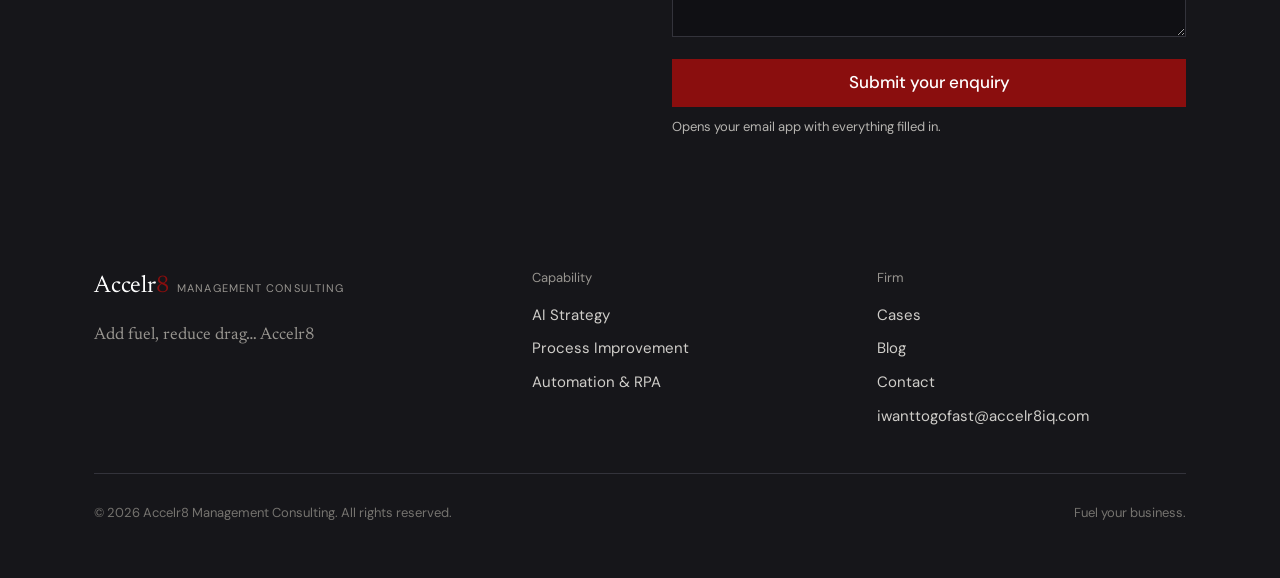
<file: cases.html>
<!DOCTYPE html>
<html lang="en">
<head>
<meta charset="UTF-8" />
<meta name="viewport" content="width=device-width, initial-scale=1" />
<title>Cases — Accelr8 Management Consulting</title>
<meta name="description" content="Strategy, brand, portfolio and automation engagements: The Element Group, Giant Eagle, Goodyear, and automation in the finance function." />
<meta name="theme-color" content="#8a0e0e" />
<meta property="og:title" content="Cases — Accelr8 Management Consulting" />
<meta property="og:description" content="Strategy, brand, portfolio and automation engagements: The Element Group, Giant Eagle, Goodyear, and automation in the finance function." />
<meta property="og:type" content="website" />
<link rel="icon" href="data:image/svg+xml,%3Csvg xmlns='http://www.w3.org/2000/svg' viewBox='0 0 32 32'%3E%3Crect width='32' height='32' fill='%2316161a'/%3E%3Ctext x='16' y='23' font-family='Georgia,serif' font-size='19' fill='%238a0e0e' text-anchor='middle'%3E8%3C/text%3E%3C/svg%3E" />
<link rel="preconnect" href="https://fonts.googleapis.com" />
<link rel="preconnect" href="https://fonts.gstatic.com" crossorigin />
<link href="https://fonts.googleapis.com/css2?family=Newsreader:ital,opsz,wght@0,6..72,200..500;1,6..72,200..400&family=DM+Sans:wght@400;500&display=swap" rel="stylesheet" />
<link rel="stylesheet" href="styles.css?v=1789759209" />
</head>
<body>
<a class="skip-link" href="#main">Skip to content</a>

<header class="site-header">
  <div class="wrap header-inner">
    <a class="brand" href="index.html" aria-label="Accelr8 Management Consulting home">
      <span class="brand-mark">Accelr<span class="n8">8</span></span>
      <span class="brand-sub">Management Consulting</span>
    </a>
    <button class="nav-toggle" type="button" aria-expanded="false" aria-controls="site-nav" aria-label="Open menu">
      <span></span><span></span><span></span>
    </button>
    <nav class="site-nav" id="site-nav" aria-label="Main">
      <ul>
        <li><a href="index.html">Home</a></li>
        <li><a href="ai-strategy.html">AI Strategy</a></li>
        <li><a href="process-improvement.html">Process</a></li>
        <li><a href="automation.html">Automation</a></li>
        <li><a href="cases.html" aria-current="page">Cases</a></li>
        <li><a href="blog.html">Blog</a></li>
        <li><a class="nav-cta" href="index.html#contact">Let's go</a></li>
      </ul>
    </nav>
  </div>
</header>

<main id="main">

  <section class="hero hero-page" data-nav-label="Cases">
    <div class="wrap">
      <div class="hero-inner">
        <div class="hero-rule"><span>Cases</span></div>
        <h1 class="d1">Work that <span class="hl">compounded</span>.</h1>
        <p class="hero-lede">
          Strategy, brand, portfolio and automation engagements where the
          situation analysis drove the plan &mdash; and the plan held up for years
          afterwards.
        </p>
        <div class="actions">
          <a class="btn btn-primary" href="#element">Start reading</a>
        </div>
      </div>
    </div>
  </section>

  <section id="element" data-nav-label="The Element Group">
    <div class="wrap">
      <article>
        <div class="sec-head">
          <div class="rule-top">
            <span class="sec-n">01</span><span class="sec-label">Retail bank construction</span>
            <img class="case-mark" src="assets/element-group-mark.png" alt="The Element Group" width="330" height="134" loading="lazy" decoding="async" />
          </div>
          <h2 class="d2">The Element Group</h2>
        </div>
        <div class="case-body">
          <div>
            <h3 class="t1">The situation</h3>
            <p>
              Four years after start-up, this retail bank construction firm was
              profitable and had recouped part of its start-up costs. Leadership
              wanted scale, and sought help in three areas: improving loyalty and
              repeat rate; developing recurring-revenue lines, since 100% of
              revenue came from highly cyclical capital projects; and building
              brand equity as a commercial real estate specialist.
            </p>
            <h3 class="t1">The work</h3>
            <p>
              A situation analysis with qualitative and quantitative studies drove
              three years of execution: keep winning design-and-build customers,
              while leveraging TEG's real estate and branding expertise as new
              lines for current and lapsed ones. The firm was positioned as a
              trusted full-lifecycle branch partner across:
            </p>
            <ul class="marks">
              <li>Customer experience &mdash; merchandising and marketing</li>
              <li>Consumer insight leadership</li>
              <li>Real estate guidance &mdash; site selection and development</li>
              <li>Branch fulfilment &mdash; the low-cost partner for all customer branches</li>
            </ul>
          </div>
          <aside class="case-results">
            <h3>In the seven years since</h3>
            <ul>
              <li>Revenue has quadrupled</li>
              <li>Several large regional banks count TEG as agency of record, with 100% share of wallet</li>
              <li>Annual customer awareness and attitude insight has improved brand awareness and industry credibility</li>
            </ul>
            <div class="case-visual">
              <figure>
                <img src="assets/element-group-line.png" alt="The Element Group positioning line: design for the future, build for sustainability, implement for a seamless customer experience." width="782" height="292" loading="lazy" decoding="async" />
                <figcaption>The positioning line the work produced.</figcaption>
              </figure>
            </div>
          </aside>
        </div>
      </article>
    </div>
  </section>

  <section class="band-wash" id="giant-eagle" data-nav-label="Giant Eagle">
    <div class="wrap">
      <article>
        <div class="sec-head">
          <div class="rule-top">
            <span class="sec-n">02</span><span class="sec-label">Top-20 US grocery chain</span>
            <img class="case-mark" src="assets/giant-eagle-mark.png" alt="Giant Eagle" width="448" height="208" loading="lazy" decoding="async" />
          </div>
          <h2 class="d2">Giant Eagle</h2>
        </div>
        <div class="case-body">
          <div>
            <h3 class="t1">The situation</h3>
            <p>
              Giant Eagle was losing share as consumers shifted spend toward value
              players such as Aldi and Walmart. Private label was financially
              material &mdash; 13% of sales, 27% of gross margin &mdash; but
              lagged competitors in contribution and growth, managed internally as
              a strategic afterthought by category managers. The portfolio had no
              coherence: 14 brands, 5,000-plus SKUs, 314 categories, down to and
              including firewood.
            </p>
            <h3 class="t1">The work</h3>
            <p>
              Our principal led the pursuit of relevance, and eventual fame, for
              the exclusive brands. Alignment came first, behind a strategy of
              focus, simplification and consistency. New capabilities were built in
              product management, development and packaging engineering &mdash;
              replicating a leading FMCG firm's approach while leveraging the data
              and merchandising priority only a retailer has.
            </p>
            <p>
              Two emerging brands were built as differentiators: Market District
              for indulgent and foodie-focused, Nature's Basket for natural and
              organic.
            </p>
          </div>
          <aside class="case-results">
            <h3>Results</h3>
            <ul>
              <li>Share of chain sales +1.5 points per year over three years; +41% top line</li>
              <li>Gross margin improved 25 bps per year</li>
              <li>Annual product launches doubled; cycle time cut 50%</li>
              <li>Two new brands grown to $150M in three years</li>
              <li>Brands consolidated 14 &rarr; 5; exited 7 non-strategic brands and 30 categories</li>
              <li>SKU count reduced 35&ndash;40% over three years</li>
            </ul>
          </aside>
        </div>
      </article>
    </div>
  </section>

  <section id="goodyear" data-nav-label="Goodyear">
    <div class="wrap">
      <article>
        <div class="sec-head">
          <div class="rule-top">
            <span class="sec-n">03</span><span class="sec-label">High-performance tires</span>
            <img class="case-mark" src="assets/goodyear-mark.png" alt="Goodyear" width="200" height="47" loading="lazy" decoding="async" />
          </div>
          <h2 class="d2">Goodyear</h2>
        </div>
        <div class="case-body">
          <div>
            <h3 class="t1">The situation</h3>
            <p>
              Goodyear was losing share in high-performance tires. All three brands
              &mdash; Goodyear, Dunlop and Kelly &mdash; were decaying from a lack
              of news and investment, and Goodyear Eagle had lost its leadership
              position to Michelin through simple atrophy.
            </p>
            <p>
              Flawed segmentation models prevented any clean read of the category,
              and while customer relationships were strong, the company was out of
              touch with high-performance <em>consumer</em> attitudes. R&amp;D was
              not returning an acceptable ROI.
            </p>
            <h3 class="t1">The work</h3>
            <p>Five organisational needs framed the engagement:</p>
            <ul class="marks">
              <li>An accurate market segmentation, to drive alignment</li>
              <li>Consolidation of resources pursuing competing agendas</li>
              <li>That segmentation turned into a portfolio innovation strategy</li>
              <li>Opportunities and threats ranked by probability and impact</li>
              <li>A codified three-year roadmap with organisational support</li>
            </ul>
          </div>
          <aside class="case-results">
            <h3>Results</h3>
            <ul>
              <li>Three new lines launched in year one of the roadmap</li>
              <li>$150M in year-one revenue from those launches</li>
            </ul>
            <div class="case-visual">
              <figure>
                <img src="assets/goodyear-nascar.jpg" alt="A Goodyear &lsquo;Battle Tested&rsquo; display: a number 1 NASCAR stock car on Goodyear Eagle tires." width="302" height="167" loading="lazy" decoding="async" />
                <figcaption>Battle tested &mdash; the racing programme behind the Eagle name.</figcaption>
              </figure>
            </div>
          </aside>
        </div>
      </article>
    </div>
  </section>

  <section class="band-wash" id="automation-case" data-nav-label="Finance automation">
    <div class="wrap">
      <article>
        <div class="sec-head">
          <div class="rule-top"><span class="sec-n">04</span><span class="sec-label">Close, inventory and variance reporting</span></div>
          <h2 class="d2">Automation in the finance function</h2>
        </div>
        <div class="case-body">
          <div>
            <h3 class="t1">The situation</h3>
            <p>
              A month-end close assembled largely by hand: source exports pulled
              and stitched together, sub-ledgers tied to the GL manually, and the
              reporting pack rebuilt from scratch whenever a late entry landed.
            </p>
            <h3 class="t1">The work</h3>
            <p>
              A refreshable query layer replaced the manual stitching, scripted
              reconciliation with exception flags replaced the tie-out, and
              templated outputs bound to the query layer replaced the rebuild. The
              same plumbing then produced two logistics reports &mdash; an
              inventory masterfile dashboard surfacing revenue at risk, and
              line-level variance with thresholds that surface only the movements
              worth explaining.
            </p>
          </div>
          <aside class="case-results">
            <h3>Results</h3>
            <ul>
              <li>Close cut from 5 days to 3 &mdash; a 40% time reduction</li>
              <li>Report preparation cut from roughly 3,600 minutes to 2</li>
              <li>Tooling still in use across finance, logistics and planning after handover</li>
            </ul>
            <p style="margin-top:1.25rem;font-size:0.875rem">
              <a href="automation.html">Read the full automation capability &rarr;</a>
            </p>
          </aside>
        </div>
      </article>
    </div>
  </section>

  <section class="band-night" id="contact" data-nav-label="Let's go">
    <div class="wrap">
      <div class="sec-head">
        <div class="rule-top"><span class="sec-n">05</span><span class="sec-label">Let's go</span></div>
        <h2 class="d2">What would your case study say?</h2>
      </div>
      <div class="contact-grid">
        <div>
          <p class="lede">Tell us where you are trying to get to. We will come back with how we would approach it and what the first ninety days look like.</p>
          <div class="contact-direct">
            <p class="k">Prefer email directly?</p>
            <a href="mailto:iwanttogofast@accelr8iq.com">iwanttogofast@accelr8iq.com</a>
          </div>
        </div>
        <form class="form-shell" id="enquiry-form" novalidate>
          <div class="field">
            <label for="ef-name">Name</label>
            <input type="text" id="ef-name" name="name" autocomplete="name" required />
          </div>
          <div class="field">
            <label for="ef-email">Email</label>
            <input type="email" id="ef-email" name="email" autocomplete="email" required />
          </div>
          <div class="field">
            <label for="ef-company">Company <span class="opt">(optional)</span></label>
            <input type="text" id="ef-company" name="company" autocomplete="organization" />
          </div>
          <div class="field">
            <label for="ef-message">What are you trying to solve?</label>
            <textarea id="ef-message" name="message" required placeholder="e.g. We are losing share and cannot agree internally on why."></textarea>
          </div>
          <button class="btn btn-primary" type="submit" style="width:100%">Submit your enquiry</button>
          <p class="form-note" id="form-note">Opens your email app with everything filled in.</p>
        </form>
      </div>
    </div>
  </section>

</main>

<footer class="site-footer">
  <div class="wrap">
    <div class="footer-top">
      <div>
        <span class="brand">
          <span class="brand-mark">Accelr<span class="n8">8</span></span>
          <span class="brand-sub">Management Consulting</span>
        </span>
        <p class="footer-tag">Add fuel, reduce drag&hellip; Accelr8</p>
      </div>
      <div class="footer-col">
        <h4>Capability</h4>
        <ul>
          <li><a href="ai-strategy.html">AI Strategy</a></li>
          <li><a href="process-improvement.html">Process Improvement</a></li>
          <li><a href="automation.html">Automation &amp; RPA</a></li>
        </ul>
      </div>
      <div class="footer-col">
        <h4>Firm</h4>
        <ul>
          <li><a href="cases.html">Cases</a></li>
          <li><a href="blog.html">Blog</a></li>
          <li><a href="index.html#contact">Contact</a></li>
          <li><a href="mailto:iwanttogofast@accelr8iq.com">iwanttogofast@accelr8iq.com</a></li>
        </ul>
      </div>
    </div>
    <div class="footer-bottom">
      <span>&copy; <span id="year">2026</span> Accelr8 Management Consulting. All rights reserved.</span>
      <span>Fuel your business.</span>
    </div>
  </div>
</footer>

<script src="script.js?v=1789759209"></script>
</body>
</html>
</file>
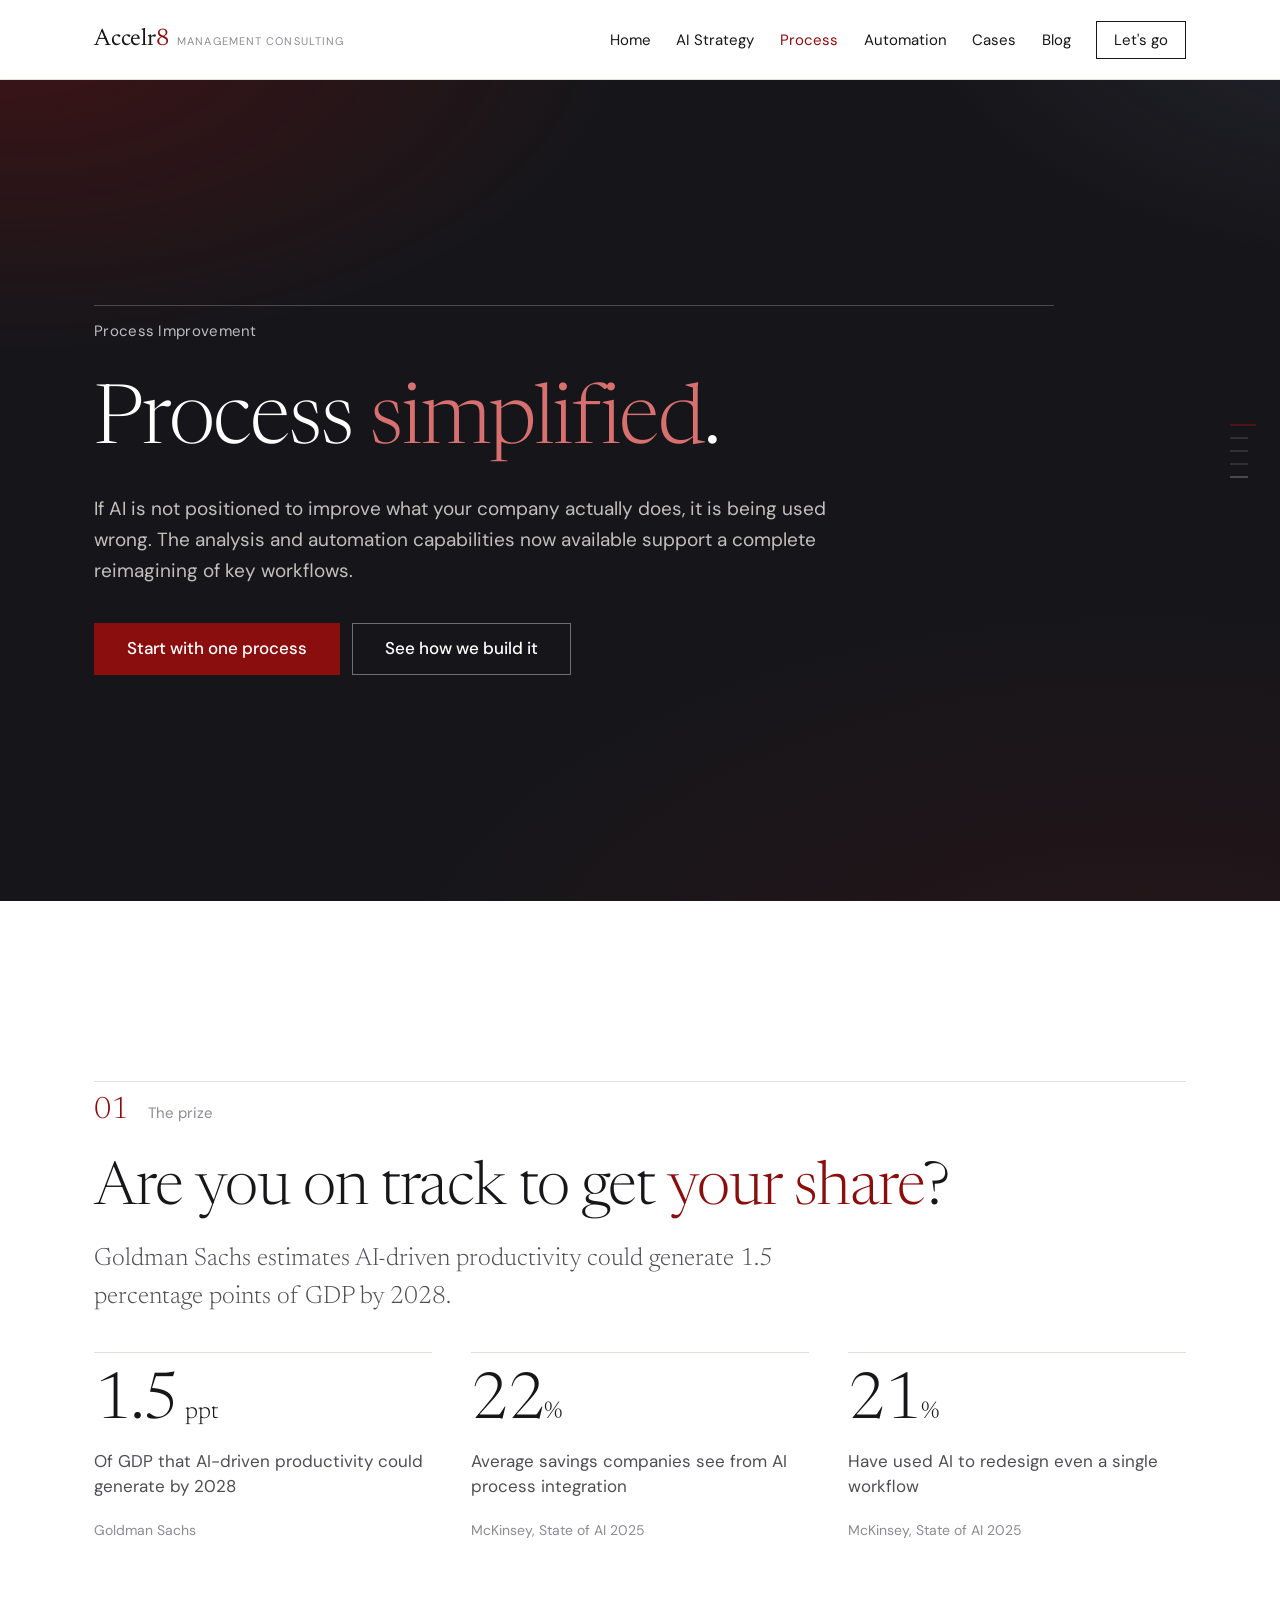
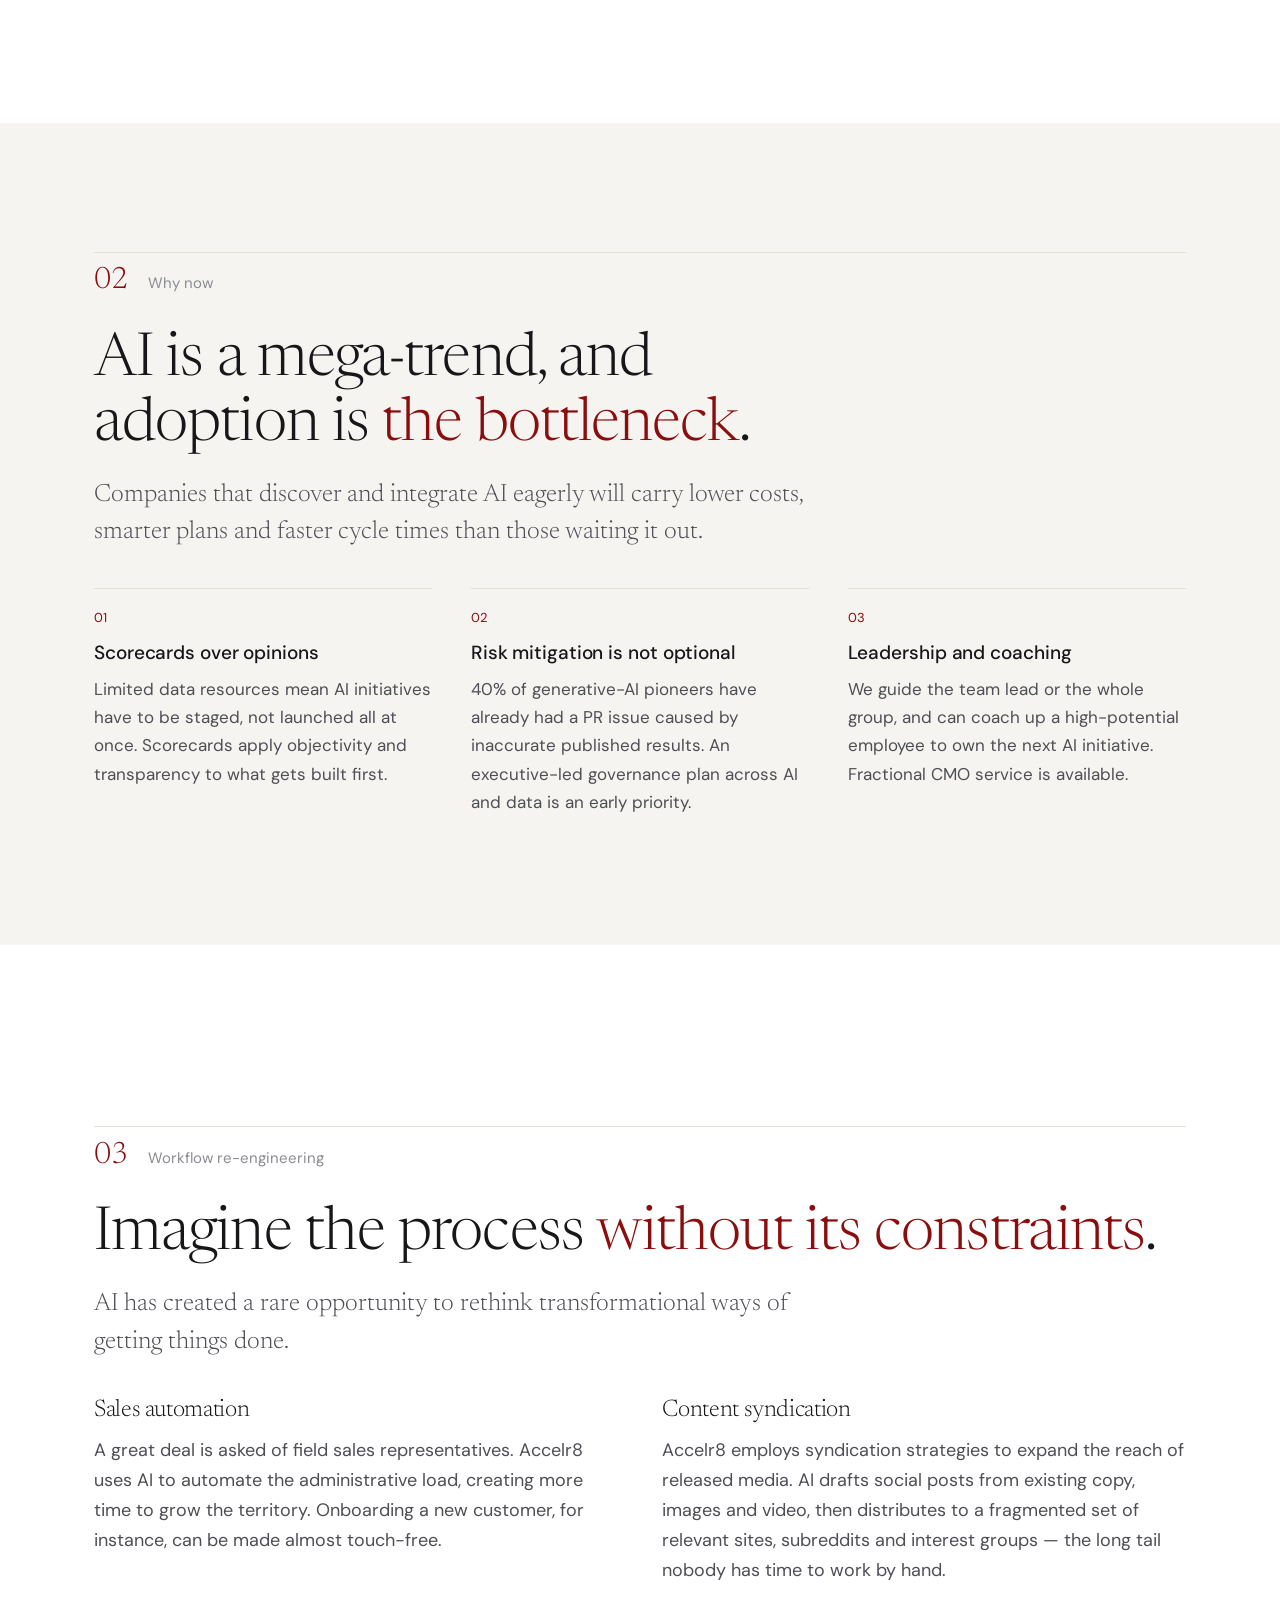
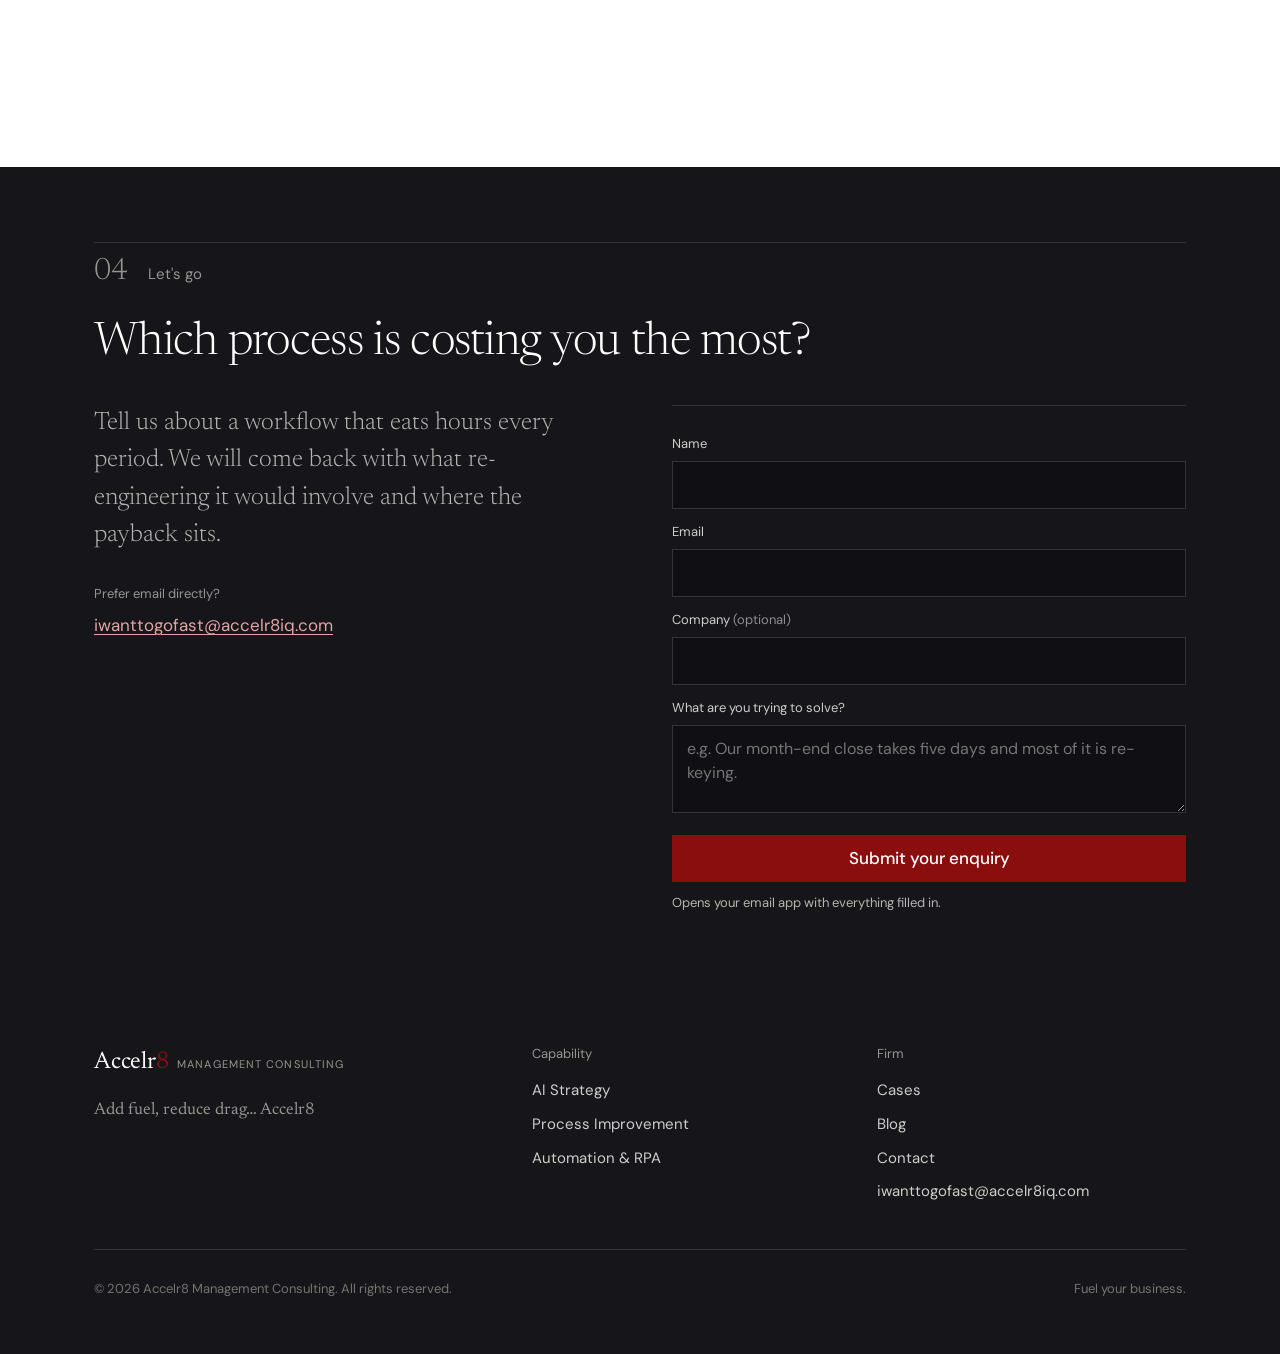
<file: process-improvement.html>
<!DOCTYPE html>
<html lang="en">
<head>
<meta charset="UTF-8" />
<meta name="viewport" content="width=device-width, initial-scale=1" />
<title>Process Improvement — Accelr8 Management Consulting</title>
<meta name="description" content="Workflow re-engineering, AI governance and prioritisation scorecards. Accelr8 helps companies reimagine key processes rather than run the old shape faster." />
<meta name="theme-color" content="#8a0e0e" />
<meta property="og:title" content="Process Improvement — Accelr8 Management Consulting" />
<meta property="og:description" content="Workflow re-engineering, AI governance and prioritisation scorecards. Accelr8 helps companies reimagine key processes rather than run the old shape faster." />
<meta property="og:type" content="website" />
<link rel="icon" href="data:image/svg+xml,%3Csvg xmlns='http://www.w3.org/2000/svg' viewBox='0 0 32 32'%3E%3Crect width='32' height='32' fill='%2316161a'/%3E%3Ctext x='16' y='23' font-family='Georgia,serif' font-size='19' fill='%238a0e0e' text-anchor='middle'%3E8%3C/text%3E%3C/svg%3E" />
<link rel="preconnect" href="https://fonts.googleapis.com" />
<link rel="preconnect" href="https://fonts.gstatic.com" crossorigin />
<link href="https://fonts.googleapis.com/css2?family=Newsreader:ital,opsz,wght@0,6..72,200..500;1,6..72,200..400&family=DM+Sans:wght@400;500&display=swap" rel="stylesheet" />
<link rel="stylesheet" href="styles.css?v=1789759209" />
</head>
<body>
<a class="skip-link" href="#main">Skip to content</a>

<header class="site-header">
  <div class="wrap header-inner">
    <a class="brand" href="index.html" aria-label="Accelr8 Management Consulting home">
      <span class="brand-mark">Accelr<span class="n8">8</span></span>
      <span class="brand-sub">Management Consulting</span>
    </a>
    <button class="nav-toggle" type="button" aria-expanded="false" aria-controls="site-nav" aria-label="Open menu">
      <span></span><span></span><span></span>
    </button>
    <nav class="site-nav" id="site-nav" aria-label="Main">
      <ul>
        <li><a href="index.html">Home</a></li>
        <li><a href="ai-strategy.html">AI Strategy</a></li>
        <li><a href="process-improvement.html" aria-current="page">Process</a></li>
        <li><a href="automation.html">Automation</a></li>
        <li><a href="cases.html">Cases</a></li>
        <li><a href="blog.html">Blog</a></li>
        <li><a class="nav-cta" href="index.html#contact">Let's go</a></li>
      </ul>
    </nav>
  </div>
</header>

<main id="main">

  <section class="hero hero-page" data-nav-label="Process Improvement">
    <div class="wrap">
      <div class="hero-inner">
        <div class="hero-rule"><span>Process Improvement</span></div>
        <h1 class="d1">Process <span class="hl">simplified</span>.</h1>
        <p class="hero-lede">
          If AI is not positioned to improve what your company actually does, it
          is being used wrong. The analysis and automation capabilities now
          available support a complete reimagining of key workflows.
        </p>
        <div class="actions">
          <a class="btn btn-primary" href="#contact">Start with one process</a>
          <a class="btn btn-ghost" href="automation.html">See how we build it</a>
        </div>
      </div>
    </div>
  </section>

  <section data-nav-label="The prize">
    <div class="wrap">
      <div class="sec-head">
        <div class="rule-top"><span class="sec-n">01</span><span class="sec-label">The prize</span></div>
        <div class="head-split">
          <h2 class="d2">Are you on track to get <span class="hl">your share</span>?</h2>
          <p class="lede">
            Goldman Sachs estimates AI-driven productivity could generate 1.5
            percentage points of GDP by 2028.
          </p>
        </div>
      </div>
      <div class="figures f3">
        <div class="figure">
          <div class="n">1.5<span class="u"> ppt</span></div>
          <p class="cap">Of GDP that AI-driven productivity could generate by 2028</p>
          <p class="src">Goldman Sachs</p>
        </div>
        <div class="figure">
          <div class="n">22<span class="u">%</span></div>
          <p class="cap">Average savings companies see from AI process integration</p>
          <p class="src">McKinsey, State of AI 2025</p>
        </div>
        <div class="figure">
          <div class="n">21<span class="u">%</span></div>
          <p class="cap">Have used AI to redesign even a single workflow</p>
          <p class="src">McKinsey, State of AI 2025</p>
        </div>
      </div>
    </div>
  </section>

  <section class="band-wash" data-nav-label="Adoption is the bottleneck">
    <div class="wrap">
      <div class="sec-head">
        <div class="rule-top"><span class="sec-n">02</span><span class="sec-label">Why now</span></div>
        <div class="head-split">
          <h2 class="d2">AI is a mega-trend, and adoption is <span class="hl">the bottleneck</span>.</h2>
          <p class="lede">
            Companies that discover and integrate AI eagerly will carry lower
            costs, smarter plans and faster cycle times than those waiting it out.
          </p>
        </div>
      </div>
      <ul class="ruled-grid g3">
        <li>
          <span class="idx">01</span>
          <h3 class="t1">Scorecards over opinions</h3>
          <p>Limited data resources mean AI initiatives have to be staged, not launched all at once. Scorecards apply objectivity and transparency to what gets built first.</p>
        </li>
        <li>
          <span class="idx">02</span>
          <h3 class="t1">Risk mitigation is not optional</h3>
          <p>40% of generative-AI pioneers have already had a PR issue caused by inaccurate published results. An executive-led governance plan across AI and data is an early priority.</p>
        </li>
        <li>
          <span class="idx">03</span>
          <h3 class="t1">Leadership and coaching</h3>
          <p>We guide the team lead or the whole group, and can coach up a high-potential employee to own the next AI initiative. Fractional CMO service is available.</p>
        </li>
      </ul>
    </div>
  </section>

  <section data-nav-label="Workflow re-engineering">
    <div class="wrap">
      <div class="sec-head">
        <div class="rule-top"><span class="sec-n">03</span><span class="sec-label">Workflow re-engineering</span></div>
        <div class="head-split">
          <h2 class="d2">Imagine the process <span class="hl">without its constraints</span>.</h2>
          <p class="lede">
            AI has created a rare opportunity to rethink transformational ways of
            getting things done.
          </p>
        </div>
      </div>
      <div class="cols cols-2">
        <div>
          <h3 class="d3" style="font-size:1.5rem;margin-bottom:.7rem">Sales automation</h3>
          <p class="muted">
            A great deal is asked of field sales representatives. Accelr8 uses AI
            to automate the administrative load, creating more time to grow the
            territory. Onboarding a new customer, for instance, can be made almost
            touch-free.
          </p>
        </div>
        <div>
          <h3 class="d3" style="font-size:1.5rem;margin-bottom:.7rem">Content syndication</h3>
          <p class="muted">
            Accelr8 employs syndication strategies to expand the reach of released
            media. AI drafts social posts from existing copy, images and video,
            then distributes to a fragmented set of relevant sites, subreddits and
            interest groups &mdash; the long tail nobody has time to work by hand.
          </p>
        </div>
      </div>
    </div>
  </section>

  <section class="band-night" id="contact" data-nav-label="Let's go">
    <div class="wrap">
      <div class="sec-head">
        <div class="rule-top"><span class="sec-n">04</span><span class="sec-label">Let's go</span></div>
        <h2 class="d2">Which process is costing you the most?</h2>
      </div>
      <div class="contact-grid">
        <div>
          <p class="lede">Tell us about a workflow that eats hours every period. We will come back with what re-engineering it would involve and where the payback sits.</p>
          <div class="contact-direct">
            <p class="k">Prefer email directly?</p>
            <a href="mailto:iwanttogofast@accelr8iq.com">iwanttogofast@accelr8iq.com</a>
          </div>
        </div>
        <form class="form-shell" id="enquiry-form" novalidate>
          <div class="field">
            <label for="ef-name">Name</label>
            <input type="text" id="ef-name" name="name" autocomplete="name" required />
          </div>
          <div class="field">
            <label for="ef-email">Email</label>
            <input type="email" id="ef-email" name="email" autocomplete="email" required />
          </div>
          <div class="field">
            <label for="ef-company">Company <span class="opt">(optional)</span></label>
            <input type="text" id="ef-company" name="company" autocomplete="organization" />
          </div>
          <div class="field">
            <label for="ef-message">What are you trying to solve?</label>
            <textarea id="ef-message" name="message" required placeholder="e.g. Our month-end close takes five days and most of it is re-keying."></textarea>
          </div>
          <button class="btn btn-primary" type="submit" style="width:100%">Submit your enquiry</button>
          <p class="form-note" id="form-note">Opens your email app with everything filled in.</p>
        </form>
      </div>
    </div>
  </section>

</main>

<footer class="site-footer">
  <div class="wrap">
    <div class="footer-top">
      <div>
        <span class="brand">
          <span class="brand-mark">Accelr<span class="n8">8</span></span>
          <span class="brand-sub">Management Consulting</span>
        </span>
        <p class="footer-tag">Add fuel, reduce drag&hellip; Accelr8</p>
      </div>
      <div class="footer-col">
        <h4>Capability</h4>
        <ul>
          <li><a href="ai-strategy.html">AI Strategy</a></li>
          <li><a href="process-improvement.html">Process Improvement</a></li>
          <li><a href="automation.html">Automation &amp; RPA</a></li>
        </ul>
      </div>
      <div class="footer-col">
        <h4>Firm</h4>
        <ul>
          <li><a href="cases.html">Cases</a></li>
          <li><a href="blog.html">Blog</a></li>
          <li><a href="index.html#contact">Contact</a></li>
          <li><a href="mailto:iwanttogofast@accelr8iq.com">iwanttogofast@accelr8iq.com</a></li>
        </ul>
      </div>
    </div>
    <div class="footer-bottom">
      <span>&copy; <span id="year">2026</span> Accelr8 Management Consulting. All rights reserved.</span>
      <span>Fuel your business.</span>
    </div>
  </div>
</footer>

<script src="script.js?v=1789759209"></script>
</body>
</html>
</file>
<file: styles.css>
/* =========================================================
   Accelr8 Management Consulting

   Type:  Newsreader (serif) for statements, DM Sans for text
          and interface. Display weights stay at 300–400 —
          weight, not size, is what reads as institutional.
   Colour: warm neutrals, with #8A0E0E carried over from
          accelr8iq.com and used sparingly.
   ========================================================= */

:root {
  --ink:       #17171a;
  --ink-soft:  #4e4e55;
  --ink-mute:  #8b8b93;
  --crimson:   #8a0e0e;
  --crimson-d: #6d0b0b;
  --night:     #16161a;
  --night-2:   #1e1e23;
  --paper:     #ffffff;
  --wash:      #f6f4f1;   /* warm off-white */
  --wash-2:    #efece7;
  --line:      #e3e0da;
  --line-d:    #33333b;

  --wrap: 1220px;
  --gut: clamp(1.25rem, 5vw, 4.5rem);
  --header-h: 78px;

  --pad-section: clamp(2.4rem, 6vh, 6rem);
  --gap-head:    clamp(1.5rem, 4vh, 3.25rem);
  --gap-grid:    clamp(1.25rem, 3vh, 2.75rem);
  --pad-field:   clamp(0.6rem, 1.6vh, 1.15rem);

  --serif: "Newsreader", Georgia, "Times New Roman", serif;
  --sans:  "DM Sans", -apple-system, BlinkMacSystemFont, "Segoe UI", Helvetica, Arial, sans-serif;
}

*, *::before, *::after { box-sizing: border-box; }

/* Scrolling is animated in JS: native smooth scrolling is cancelled by
   scroll-snap, so the page would simply never move. */
html { scroll-behavior: auto; -webkit-text-size-adjust: 100%; }
@media (prefers-reduced-motion: reduce) {
  *, *::before, *::after { animation-duration: .01ms !important; transition-duration: .01ms !important; }
}

body {
  margin: 0;
  font-family: var(--sans);
  font-size: 1.125rem;
  line-height: 1.66;
  font-weight: 400;
  color: var(--ink);
  background: var(--paper);
  -webkit-font-smoothing: antialiased;
}

img, video { max-width: 100%; display: block; }

/* ---------- type ---------- */

h1, h2, h3, h4 { margin: 0; font-weight: 400; }

.d1, .d2, .d3 {
  font-family: var(--serif);
  font-weight: 300;
  line-height: 1.08;
  letter-spacing: -0.015em;
  text-wrap: balance;
}
.d1 { font-size: clamp(3.1rem, 6.4vw, 5.6rem); }
.d2 { font-size: clamp(2.4rem, 4.7vw, 3.9rem); }
.d3 { font-size: clamp(1.75rem, 2.7vw, 2.4rem); line-height: 1.16; }

/* Sub-heads sit in the sans, at text weight — never bolded up. */
.t1 { font-family: var(--sans); font-size: 1.1875rem; font-weight: 500; letter-spacing: -0.005em; line-height: 1.4; }
.t2 { font-family: var(--sans); font-size: 1.0625rem; font-weight: 500; letter-spacing: 0.005em; line-height: 1.45; }

p { margin: 0 0 1.15em; }
p:last-child { margin-bottom: 0; }

.lede {
  font-family: var(--serif);
  font-size: clamp(1.3rem, 1.95vw, 1.7rem);
  font-weight: 300;
  line-height: 1.5;
  color: var(--ink-soft);
  max-width: 46rem;
}
.body-lg { font-size: 1.25rem; line-height: 1.65; }
.muted { color: var(--ink-soft); }
.accent { color: var(--crimson); }

/* Highlight: marks the load-bearing phrase inside a heading. Deliberately
   restricted to one phrase per heading — the accent only carries weight
   while it stays rare. Lifted on dark grounds, where #8a0e0e goes muddy. */
.hl { color: var(--crimson); }
.band-night .hl, .hero .hl { color: #d97070; }

em { font-style: italic; }

a { color: var(--crimson); text-decoration-thickness: 1px; text-underline-offset: 3px; }
a:hover { color: var(--crimson-d); }

.skip-link { position: absolute; left: -9999px; top: 0; z-index: 200; background: var(--crimson); color: #fff; padding: .75rem 1.25rem; font: 500 .875rem/1 var(--sans); }
.skip-link:focus { left: 0; }
.sr-only { position: absolute; width: 1px; height: 1px; padding: 0; margin: -1px; overflow: hidden; clip: rect(0 0 0 0); white-space: nowrap; border: 0; }
:focus-visible { outline: 1px solid var(--crimson); outline-offset: 3px; }

/* ---------- layout ---------- */

.wrap { width: 100%; max-width: var(--wrap); margin-inline: auto; padding-inline: var(--gut); }
section { padding-block: var(--pad-section); }

.band-wash  { background: var(--wash); }
.band-wash2 { background: var(--wash-2); }
.band-night { background: var(--night); color: #e8e6e2; }
.band-night .d1, .band-night .d2, .band-night .d3 { color: #fff; }
.band-night .lede, .band-night p { color: #b6b4b0; }
.band-night .muted { color: #a3a19d; }
.band-night .rule-top { border-color: var(--line-d); }
.band-night .sec-n, .band-night .sec-label { color: #97948f; }

/* ---------- section header ----------
   A hairline across the full measure, a quiet index and label
   sitting on it, then the statement. This replaces the small
   tracked-out badge sitting on top of a headline.            */

.sec-head { margin-bottom: var(--gap-head); }

.rule-top {
  display: flex; align-items: baseline; gap: 1.25rem;
  padding-top: .85rem;
  border-top: 1px solid var(--line);
  margin-bottom: clamp(1.5rem, 3.5vh, 2.75rem);
}
.sec-n { font-family: var(--serif); font-size: clamp(1.5rem, 2.4vw, 2.1rem); font-weight: 300; line-height: 1; color: var(--crimson); font-variant-numeric: tabular-nums; }
.sec-label { font-family: var(--sans); font-size: .9375rem; font-weight: 400; color: var(--ink-mute); }

/* Every section header is the same shape: the statement runs the full
   measure, the supporting lede sits beneath it at a readable line length.
   `ch` is never used to size these containers — it resolves against the
   container's own font size (the body's), not the heading's, which is what
   previously stranded headings in the left half of the page. */
.sec-head > h1,
.sec-head > h2,
.head-split > h1,
.head-split > h2 { max-width: 100%; }

.sec-head .lede,
.head-split .lede { margin-top: 1.15rem; max-width: 46rem; }

.head-split { display: block; }

/* ---------- editorial columns ---------- */

.cols { display: grid; gap: clamp(1.5rem, 3.5vw, 3.5rem); }
@media (min-width: 820px) { .cols-2 { grid-template-columns: 1fr 1fr; } }
@media (min-width: 820px) { .cols-3 { grid-template-columns: repeat(3, 1fr); } }
@media (min-width: 820px) { .cols-4 { grid-template-columns: repeat(4, 1fr); } }
/* asymmetric: statement | supporting */
@media (min-width: 900px) { .cols-57 { grid-template-columns: 5fr 7fr; } }
@media (min-width: 900px) { .cols-75 { grid-template-columns: 7fr 5fr; } }

/* ---------- ruled list — replaces the card grid ---------- */

.ruled { list-style: none; margin: 0; padding: 0; display: grid; gap: 0; }
.ruled > li { border-top: 1px solid var(--line); padding: clamp(1rem, 2.4vh, 1.6rem) 0; }
.ruled > li:last-child { border-bottom: 1px solid var(--line); }
.band-night .ruled > li { border-color: var(--line-d); }

/* Grid of ruled items: hairline above each, no boxes. */
.ruled-grid { list-style: none; margin: 0; padding: 0; display: grid; gap: clamp(1.5rem, 3vw, 3rem); }
@media (min-width: 820px) { .ruled-grid.g2 { grid-template-columns: repeat(2, 1fr); } }
@media (min-width: 820px) { .ruled-grid.g3 { grid-template-columns: repeat(3, 1fr); } }
@media (min-width: 900px) { .ruled-grid.g4 { grid-template-columns: repeat(4, 1fr); } }
.ruled-grid > li { border-top: 1px solid var(--line); padding-top: clamp(.9rem, 2vh, 1.35rem); }
.band-night .ruled-grid > li { border-color: var(--line-d); }
.ruled-grid .idx { display: block; font-size: .8125rem; color: var(--crimson); margin-bottom: .7rem; font-variant-numeric: tabular-nums; }
.ruled-grid h3 { margin-bottom: .55rem; }
.ruled-grid p { color: var(--ink-soft); font-size: 1.0625rem; }

/* Plain marker list */
.marks { list-style: none; margin: .85rem 0 0; padding: 0; }
.marks li { position: relative; padding-left: 1.25rem; margin-bottom: clamp(.35rem, 1vh, .6rem); color: var(--ink-soft); font-size: 1.0625rem; line-height: 1.55; }
.marks li::before { content: ""; position: absolute; left: 0; top: .66em; width: 5px; height: 5px; border-radius: 50%; background: var(--crimson); opacity: .55; }
.marks li:last-child { margin-bottom: 0; }
.band-night .marks li { color: #b6b4b0; }

/* Numbered challenge list */
.numbered { list-style: none; margin: 0; padding: 0; counter-reset: nb; }
.numbered > li {
  counter-increment: nb;
  display: grid; grid-template-columns: 2.4rem 1fr; gap: 0 .5rem;
  border-top: 1px solid var(--line);
  padding: clamp(.85rem, 2vh, 1.35rem) 0;
}
.numbered > li:last-child { border-bottom: 1px solid var(--line); }
.numbered > li::before {
  content: counter(nb, decimal-leading-zero);
  font-size: .8125rem; color: var(--crimson); padding-top: .35rem;
  font-variant-numeric: tabular-nums;
}
.numbered p { color: var(--ink-soft); font-size: 1.0625rem; margin: .35rem 0 0; }
.band-night .numbered > li { border-color: var(--line-d); }
.band-night .numbered p { color: #b6b4b0; }

/* Engagement stages: index, body, timing — ruled, not boxed. */
.stages { list-style: none; margin: 0; padding: 0; counter-reset: st; }
.stages > li { counter-increment: st; border-top: 1px solid var(--line); padding: clamp(.9rem, 2.2vh, 1.6rem) 0; display: grid; gap: .35rem 2.5rem; }
@media (min-width: 820px) { .stages > li { grid-template-columns: 3rem 1fr 11rem; align-items: start; } }
.stages > li:last-child { border-bottom: 1px solid var(--line); }
.stages .n { font-size: .8125rem; color: var(--crimson); padding-top: .3rem; font-variant-numeric: tabular-nums; }
.stages .when { font-size: .8125rem; color: var(--ink-mute); padding-top: .35rem; }
.stages p { color: var(--ink-soft); font-size: 1.0625rem; margin: .35rem 0 0; }
.band-night .stages > li { border-color: var(--line-d); }
.band-night .stages p { color: #b6b4b0; }

/* ---------- header ---------- */

.site-header { position: sticky; top: 0; z-index: 100; background: rgba(255,255,255,.95); backdrop-filter: saturate(180%) blur(10px); border-bottom: 1px solid var(--line); }
.header-inner { display: flex; align-items: center; justify-content: space-between; gap: 1.5rem; min-height: var(--header-h); }

.brand { display: flex; align-items: baseline; gap: .55rem; text-decoration: none; color: var(--ink); }
.brand-mark { font-family: var(--serif); font-size: 1.5rem; font-weight: 400; letter-spacing: -.01em; }
.brand-mark .n8 { color: var(--crimson); }
.brand-sub { font-size: .6875rem; letter-spacing: .1em; text-transform: uppercase; color: var(--ink-mute); }

.nav-toggle { display: none; width: 44px; height: 44px; padding: 0; margin-right: -.5rem; background: none; border: 0; cursor: pointer; }
.nav-toggle span { display: block; width: 22px; height: 1px; margin: 6px auto; background: var(--ink); transition: transform .2s ease, opacity .2s ease; }
.nav-toggle[aria-expanded="true"] span:nth-child(1) { transform: translateY(7px) rotate(45deg); }
.nav-toggle[aria-expanded="true"] span:nth-child(2) { opacity: 0; }
.nav-toggle[aria-expanded="true"] span:nth-child(3) { transform: translateY(-7px) rotate(-45deg); }

.site-nav ul { display: flex; align-items: center; gap: 1.6rem; list-style: none; margin: 0; padding: 0; }
.site-nav a { font-size: .9375rem; font-weight: 400; color: var(--ink); text-decoration: none; padding-block: .35rem; white-space: nowrap; }
.site-nav a:hover { color: var(--crimson); }
.site-nav a[aria-current="page"] { color: var(--crimson); }
.site-nav .nav-cta { border: 1px solid var(--ink); padding: .5rem 1.05rem; }
.site-nav .nav-cta:hover { background: var(--ink); color: #fff; }

@media (max-width: 960px) {
  .nav-toggle { display: block; }
  .site-nav { position: absolute; inset: 100% 0 auto; display: none; background: var(--paper); border-bottom: 1px solid var(--line); padding: .5rem var(--gut) 1.5rem; }
  .site-nav.open { display: block; }
  .site-nav ul { flex-direction: column; align-items: stretch; gap: 0; }
  .site-nav li { border-top: 1px solid var(--line); }
  .site-nav a { display: block; padding: .95rem 0; }
  .site-nav .nav-cta { display: inline-block; margin-top: 1rem; }
}

/* ---------- hero ---------- */

.hero {
  position: relative; overflow: hidden; isolation: isolate;
  background: var(--night); color: #fff;
  padding-block: clamp(3rem, 8vh, 7rem);
}

/* Looping background footage, as on accelr8iq.com. The gradient below sits
   on top of it, so the hero is fully composed before the video arrives —
   and still reads correctly if it never does. */
.hero-media { position: absolute; inset: 0; z-index: 0; overflow: hidden; }
.hero-media video { width: 100%; height: 100%; object-fit: cover; display: block; }

/* Scrim: keeps white type legible over whatever frame is showing. Weighted
   to the left, where the copy sits, so the footage stays visible on the right. */
.hero-media::after {
  content: ""; position: absolute; inset: 0;
  background:
    linear-gradient(90deg, rgba(12,12,15,.72) 0%, rgba(12,12,15,.45) 48%, rgba(12,12,15,.2) 100%),
    linear-gradient(180deg, rgba(12,12,15,.72) 0%, rgba(12,12,15,.55) 45%, rgba(12,12,15,.86) 100%);
}

.hero::before {
  content: ""; position: absolute; inset: -20%; z-index: 1; pointer-events: none;
  background:
    radial-gradient(55% 45% at 15% 10%, rgba(138,14,14,.34), transparent 62%),
    radial-gradient(45% 40% at 92% 6%, rgba(90,88,120,.22), transparent 60%),
    radial-gradient(65% 55% at 78% 96%, rgba(138,14,14,.14), transparent 66%);
}
.hero > .wrap { position: relative; z-index: 2; }

/* Don't pull ~7MB of video onto a phone, and don't autoplay motion for
   anyone who has asked not to see it. The gradient hero stands on its own. */
@media (max-width: 899px) { .hero-media video { display: none; } }
@media (prefers-reduced-motion: reduce) { .hero-media video { display: none; } }
.hero-inner { max-width: 60rem; }
.hero .d1 { color: #fff; }
.hero-rule { border-top: 1px solid rgba(255,255,255,.22); padding-top: .85rem; margin-bottom: clamp(1.5rem, 4vh, 2.75rem); display: flex; gap: 1.25rem; }
.hero-rule span { font-size: .9375rem; color: rgba(255,255,255,.72); letter-spacing: .02em; }
.hero-sub { font-family: var(--serif); font-size: clamp(1.25rem, 2.2vw, 1.75rem); font-weight: 300; color: #fff; margin: 1.35rem 0 0; }
.hero-sub .sep { color: var(--crimson); padding-inline: .45rem; }
.hero-lede { margin-top: 1.5rem; font-size: 1.1875rem; line-height: 1.65; color: #c3c0bc; max-width: 46rem; }

/* Homepage hero: the firm's name is the headline, with the positioning
   line carried beneath it rather than standing in for it. */
.hero-wordmark { letter-spacing: -.03em; line-height: .95; }
.hero-claim {
  font-family: var(--serif); font-weight: 300;
  font-size: clamp(1.6rem, 2.9vw, 2.35rem); line-height: 1.2;
  color: #fff; margin: 1.1rem 0 0; max-width: 24ch;
}

.hero-page { padding-block: clamp(2.75rem, 7vh, 6rem); }

/* ---------- buttons ---------- */

.actions { display: flex; flex-wrap: wrap; gap: .75rem; margin-top: clamp(1.75rem, 4vh, 2.75rem); }
.btn { display: inline-flex; align-items: center; justify-content: center; padding: 1.05rem 2rem; border: 1px solid transparent; font: 500 1.0625rem/1 var(--sans); text-decoration: none; cursor: pointer; transition: background-color .16s ease, color .16s ease, border-color .16s ease; }
.btn-primary { background: var(--crimson); color: #fff; }
.btn-primary:hover { background: var(--crimson-d); color: #fff; }
.btn-ghost { background: transparent; color: #fff; border-color: rgba(255,255,255,.38); }
.btn-ghost:hover { background: rgba(255,255,255,.09); color: #fff; border-color: #fff; }
.btn-line { background: transparent; color: var(--ink); border-color: var(--ink); }
.btn-line:hover { background: var(--ink); color: #fff; }

/* ---------- statistics ---------- */

.figures { display: grid; gap: clamp(1.5rem, 3vw, 3rem); }
@media (min-width: 760px) { .figures.f2 { grid-template-columns: repeat(2, 1fr); } }
@media (min-width: 760px) { .figures.f3 { grid-template-columns: repeat(3, 1fr); } }
.figure { border-top: 1px solid var(--line); padding-top: clamp(.9rem, 2vh, 1.35rem); }
.band-night .figure { border-color: var(--line-d); }
.figure .n { font-family: var(--serif); font-weight: 300; font-size: clamp(2.5rem, 5vw, 4rem); line-height: 1; letter-spacing: -.02em; color: var(--ink); }
.band-night .figure .n { color: #fff; }
.figure .n .u { font-size: .38em; letter-spacing: 0; }
.figure .cap { margin-top: .85rem; font-size: 1.0625rem; line-height: 1.5; color: var(--ink-soft); max-width: 28ch; }
.band-night .figure .cap { color: #b6b4b0; }
.figure .src { margin-top: .6rem; font-size: .875rem; color: var(--ink-mute); }

/* ---------- pull statement ---------- */

/* Retained so existing markup keeps working; the width cap is gone. */
.statement, .statement-wide { max-width: 100%; }
.statement .src { margin-top: 1.5rem; font-size: .8125rem; color: var(--ink-mute); }
.band-night .statement .src { color: #97948f; }

/* ---------- comparison (Big Co. vs Accelr8) ---------- */

.versus { display: grid; gap: 0; }
@media (min-width: 900px) { .versus { grid-template-columns: 1fr 1fr; } }
.versus > div { padding: clamp(1.4rem, 3vh, 2.25rem) 0; border-top: 1px solid var(--line); }
@media (min-width: 900px) {
  .versus > div:first-child { padding-right: clamp(2rem, 4vw, 4rem); }
  .versus > div:last-child { padding-left: clamp(2rem, 4vw, 4rem); border-left: 1px solid var(--line); }
}
.versus .who { font-size: .8125rem; color: var(--ink-mute); margin-bottom: .9rem; }
.versus .who.is-us { color: var(--crimson); }
.band-night .versus > div { border-color: var(--line-d); }

/* ---------- table ---------- */

.table-scroll { overflow-x: auto; -webkit-overflow-scrolling: touch; }
table { width: 100%; border-collapse: collapse; min-width: 640px; font-size: .9375rem; }
thead th { text-align: left; font-size: .8125rem; font-weight: 400; color: var(--ink-mute); padding: 0 1.25rem .85rem 0; border-bottom: 1px solid var(--ink); }
tbody td { padding: clamp(.7rem,1.7vh,1.1rem) 1.25rem clamp(.7rem,1.7vh,1.1rem) 0; border-bottom: 1px solid var(--line); vertical-align: top; color: var(--ink-soft); }
tbody td:first-child { color: var(--ink); }
thead th:last-child, tbody td:last-child { padding-right: 0; }

/* ---------- case study ---------- */

.case-head { display: flex; flex-wrap: wrap; align-items: baseline; gap: .4rem 1.25rem; margin-bottom: clamp(1rem, 2.4vh, 1.6rem); }
.case-sector { font-size: .8125rem; color: var(--ink-mute); }
.case-body { display: grid; gap: clamp(1.35rem, 3vw, 3.25rem); }
@media (min-width: 900px) { .case-body { grid-template-columns: 7fr 5fr; } }
.case-body h3 { margin: clamp(1.1rem, 2.4vh, 1.9rem) 0 .6rem; }
.case-body h3:first-child { margin-top: 0; }
.case-body p, .case-body li { color: var(--ink-soft); }
.case-results { align-self: start; border-top: 1px solid var(--ink); padding-top: clamp(.9rem, 2vh, 1.3rem); }
.case-results h3 { margin: 0 0 1rem; font-size: .8125rem; font-weight: 400; color: var(--ink-mute); }
.case-results ul { list-style: none; margin: 0; padding: 0; }
.case-results li { border-top: 1px solid var(--line); padding: clamp(.55rem,1.5vh,.8rem) 0; color: var(--ink); font-size: .9375rem; line-height: 1.5; }
.case-results li:first-child { border-top: 0; padding-top: 0; }

/* The client mark rides the section rule, opposite the index and label, so
   identifying the client costs the header a hairline rather than a band. */
.rule-top .case-mark {
  margin-left: auto; align-self: center; flex: none;
  height: clamp(28px, 3.8vh, 38px); width: auto;
  /* The client logos ship on white. `multiply` drops that white into
     whichever ground the section is on, so the mark reads as a mark and
     not as a white box sitting on the warm wash. */
  mix-blend-mode: multiply;
}

/* Supporting artefacts sit under the results in the narrow column. Ruled,
   not boxed — a hairline, the image, then the caption, like every other
   content pattern here. */
.case-visual { margin-top: clamp(1.4rem, 3vh, 2.2rem); display: grid; gap: clamp(1.1rem, 2.6vh, 1.75rem); }
.case-visual figure { margin: 0; border-top: 1px solid var(--line); padding-top: clamp(.7rem, 1.6vh, 1rem); }
/* Intrinsic size, capped by the column — never upscaled. The artefacts come
   in at whatever resolution the client shipped them at, and a small one
   stretched to fill the column just reads as a soft image. */
.case-visual img { display: block; width: auto; max-width: 100%; height: auto; }
.case-visual figcaption { margin-top: .6rem; font-family: var(--sans); font-size: .8125rem; line-height: 1.5; color: var(--ink-mute); }
/* Single column below 900px: the artefacts would otherwise run the full
   measure and dwarf the copy they support. */
@media (max-width: 899px) { .case-visual { max-width: 30rem; } }

/* ---------- blog ---------- */

.posts { list-style: none; margin: 0; padding: 0; }
.posts > li { border-top: 1px solid var(--line); }
.posts > li:last-child { border-bottom: 1px solid var(--line); }
.posts a.post {
  display: grid; gap: .35rem 2.5rem; padding: clamp(1.1rem, 2.6vh, 1.9rem) 0;
  text-decoration: none; color: inherit;
}
@media (min-width: 820px) { .posts a.post { grid-template-columns: 1fr 13rem; align-items: start; } }
.posts a.post:hover h3 { color: var(--crimson); }
.posts h3 { font-family: var(--serif); font-weight: 300; font-size: clamp(1.4rem, 2.2vw, 1.9rem); line-height: 1.2; margin-bottom: .5rem; }
.posts p { color: var(--ink-soft); font-size: .9688rem; margin: 0; max-width: 60ch; }
.post-meta { font-size: .8125rem; color: var(--ink-mute); line-height: 1.6; }
.post-meta .by { display: block; color: var(--ink); }
.tags { margin-top: .8rem; display: flex; flex-wrap: wrap; gap: .35rem .5rem; }
.tags span { font-size: .6875rem; letter-spacing: .06em; text-transform: uppercase; color: var(--ink-mute); border: 1px solid var(--line); padding: .18rem .5rem; }

/* ---------- long-form article ---------- */
/* Articles scroll as documents: the one-section-per-viewport rule is turned
   off here, because prose must never be forced into screen-sized blocks. */
body.doc main > section { min-height: 0; display: block; scroll-snap-align: none; }
body.doc { }

.prose { max-width: 44rem; }
.prose > * + * { margin-top: 1.15em; }
.prose p { margin: 0; color: var(--ink-soft); }
.prose h3 { font-family: var(--serif); font-weight: 400; font-size: 1.375rem; color: var(--ink); margin-top: 2.2em; }
.prose ul, .prose ol { margin: 0; padding-left: 1.15rem; color: var(--ink-soft); }
.prose li { margin-bottom: .55rem; }
.prose li > ul, .prose li > ol { margin-top: .5rem; }
.prose blockquote {
  margin: 2em 0; padding-left: 1.35rem; border-left: 2px solid var(--crimson);
  font-family: var(--serif); font-weight: 300; font-size: clamp(1.2rem, 2vw, 1.55rem);
  line-height: 1.35; color: var(--ink);
}
.prose blockquote cite { display: block; margin-top: .7rem; font: 400 .8125rem/1.5 var(--sans); font-style: normal; color: var(--ink-mute); }
.prose .refs { margin-top: 2.5em; border-top: 1px solid var(--line); padding-top: 1.1rem; }
.prose .refs h3 { margin-top: 0; font-size: .8125rem; font-family: var(--sans); color: var(--ink-mute); }
.prose .refs ul { list-style: none; padding: 0; font-size: .875rem; word-break: break-word; }

.article-meta { display: flex; flex-wrap: wrap; gap: .4rem 1.5rem; font-size: .8125rem; color: rgba(255,255,255,.65); margin-top: 1.35rem; }
.article-meta .by { color: #fff; }

.back-link { display: inline-block; margin-top: clamp(2rem, 4vh, 3rem); font-size: .9375rem; }

/* ---------- newsletter ---------- */
.signup { display: flex; flex-wrap: wrap; gap: .6rem; margin-top: 1.35rem; max-width: 32rem; }
.signup input { flex: 1 1 15rem; padding: .7rem .85rem; font: 400 1rem/1.5 var(--sans); color: #f2f0ed; background: #101014; border: 1px solid var(--line-d); }
.signup input:focus { outline: 1px solid var(--crimson); border-color: var(--crimson); }

/* ---------- contact ---------- */

.contact-grid { display: grid; gap: clamp(2rem, 5vw, 4.5rem); align-items: start; }
@media (min-width: 900px) { .contact-grid { grid-template-columns: 1fr 1fr; } }
.form-shell { border-top: 1px solid var(--line-d); padding-top: clamp(1.25rem, 3vh, 2rem); }
.field { margin-bottom: var(--pad-field); }
.field label { display: block; font-size: .8125rem; margin-bottom: .4rem; color: #cfcdc9; }
.field .opt { color: #8b8b93; }
.field input, .field textarea { width: 100%; padding: .7rem .85rem; font: 400 1rem/1.5 var(--sans); color: #f2f0ed; background: #101014; border: 1px solid var(--line-d); }
.field textarea { min-height: 6.5rem; resize: vertical; }
.field input:focus, .field textarea:focus { outline: 1px solid var(--crimson); border-color: var(--crimson); }
.form-note { font-size: .8125rem; color: #97948f; margin-top: .85rem; }
.form-note.is-error { color: #ff9a92; }
.contact-direct { margin-top: 1.75rem; }
.contact-direct .k { font-size: .8125rem; color: #97948f; margin-bottom: .4rem; }
.contact-direct a { font-size: 1.0625rem; color: #e5a3a3; }

/* ---------- footer ---------- */

.site-footer { background: var(--night); color: #97948f; padding-block: clamp(2.5rem, 6vh, 4.5rem); font-size: .9375rem; }
.footer-top { display: grid; gap: 2.25rem; padding-bottom: 2.25rem; border-bottom: 1px solid var(--line-d); }
@media (min-width: 760px) { .footer-top { grid-template-columns: 1.3fr 1fr 1fr; } }
.site-footer .brand { color: #fff; }
.site-footer .brand-sub { color: #97948f; }
.footer-tag { margin-top: .9rem; color: #97948f; max-width: 28ch; font-family: var(--serif); font-size: 1.0625rem; }
.footer-col h4 { font-size: .8125rem; font-weight: 400; color: #97948f; margin-bottom: .85rem; }
.footer-col ul { list-style: none; margin: 0; padding: 0; }
.footer-col li { margin-bottom: .55rem; }
.footer-col a { color: #cfcdc9; text-decoration: none; }
.footer-col a:hover { color: #fff; text-decoration: underline; }
.footer-bottom { display: flex; flex-wrap: wrap; gap: .6rem 2rem; justify-content: space-between; padding-top: 1.75rem; font-size: .8125rem; color: #75736f; }

/* =========================================================
   Screen layout — one section per viewport, never clipped.
   ========================================================= */

@media (min-width: 900px) and (min-height: 620px) {
  html { scroll-snap-type: y proximity; scroll-padding-top: var(--header-h); }
  main > section { min-height: calc(100svh - var(--header-h)); display: flex; flex-direction: column; justify-content: center; scroll-snap-align: start; }
  main > section > .wrap { width: 100%; }
  .site-footer { scroll-snap-align: end; }
}
@media (min-width: 900px) and (max-height: 619px) {
  html { scroll-snap-type: y proximity; scroll-padding-top: var(--header-h); }
  main > section { scroll-snap-align: start; }
}

/* =========================================================
   Transitions & wayfinding
   ========================================================= */

@view-transition { navigation: auto; }
::view-transition-old(root) { animation: tx-out .2s ease both; }
::view-transition-new(root) { animation: tx-in .3s ease both; }
@keyframes tx-out { to { opacity: 0; } }
@keyframes tx-in { from { opacity: 0; transform: translateY(6px); } }

html.js-tx [data-rv] { opacity: 0; transform: translateY(12px); }
html.js-tx [data-rv].rv-in {
  opacity: 1; transform: none;
  transition: opacity .6s cubic-bezier(.22,.61,.36,1), transform .6s cubic-bezier(.22,.61,.36,1);
  transition-delay: var(--rv-d, 0ms);
}

.tx-progress { position: fixed; top: calc(var(--header-h) - 1px); left: 0; height: 1px; width: 0; background: var(--crimson); z-index: 99; pointer-events: none; transition: width .1s linear; }

.tx-rail { position: fixed; right: 1.5rem; top: 50%; transform: translateY(-50%); z-index: 95; display: none; flex-direction: column; gap: .75rem; margin: 0; padding: 0; list-style: none; }
@media (min-width: 1180px) and (min-height: 620px) { .tx-rail { display: flex; } }
.tx-rail button { position: relative; display: block; width: 18px; height: 1px; padding: 0; border: 0; background: var(--ink-mute); opacity: .45; cursor: pointer; transition: opacity .2s ease, background-color .2s ease, width .2s ease; }
.tx-rail button:hover { opacity: 1; width: 26px; }
.tx-rail button[aria-current="true"] { background: var(--crimson); opacity: 1; width: 26px; }
.tx-rail button.on-dark { background: #fff; }
.tx-rail button.on-dark[aria-current="true"] { background: var(--crimson); }
.tx-rail button::after {
  content: attr(data-label); position: absolute; right: 2.1rem; top: 50%; transform: translateY(-50%);
  padding: .25rem .55rem; background: var(--ink); color: #fff; font: 400 .75rem/1.3 var(--sans);
  white-space: nowrap; opacity: 0; pointer-events: none; transition: opacity .15s ease;
}
.tx-rail button:hover::after, .tx-rail button:focus-visible::after { opacity: 1; }

@media (prefers-reduced-motion: reduce) {
  html.js-tx [data-rv] { opacity: 1; transform: none; }
  .tx-progress, .tx-rail button { transition: none; }
  ::view-transition-old(root), ::view-transition-new(root) { animation: none; }
}

/* Short laptop screens: tighten the densest blocks a notch so every section
   still lands inside one viewport without cutting copy. */
@media (min-width: 900px) and (max-height: 830px) {
  .form-shell .field { margin-bottom: .5rem; }
  .form-shell .field textarea { min-height: 4.75rem; }
  .form-shell .field input, .form-shell .field textarea { padding: .55rem .8rem; }
  .contact-direct { margin-top: 1.1rem; }
  .case-body p, .case-body li { font-size: .9375rem; }
  .marks li { margin-bottom: .32rem; }
  .figures { gap: clamp(1.1rem, 2.4vw, 2rem); }

  /* Interior page heroes: a slightly smaller display size and a wider
     measure, so a long headline costs two lines instead of three. */
  .hero-page .hero-inner { max-width: 56rem; }
  .hero-page .d1 { font-size: clamp(2.25rem, 4.2vw, 3.4rem); }
  .hero-page .hero-lede { margin-top: 1.1rem; }
  .hero-page .actions { margin-top: 1.4rem; }

  #contact .sec-head { margin-bottom: clamp(.9rem, 2vh, 1.6rem); }
  #contact .lede { font-size: 1.0625rem; line-height: 1.5; }
  #contact .form-note { margin-top: .55rem; }
  #contact .btn { padding-block: .72rem; }
}

/* Narrow desktop + short screen is the tightest combination: the case grid's
   columns are already slim, so the prose steps down one more notch. */
@media (min-width: 900px) and (max-width: 1200px) and (max-height: 830px) {
  .case-body p, .case-body li { font-size: .9063rem; line-height: 1.55; }
  .case-results li { padding: .5rem 0; }
  .case-body h3 { margin-top: clamp(.9rem, 2vh, 1.5rem); }
}

/* =========================================================
   Fit adjustments after the type scale increase.
   These trim only the densest blocks, so the larger reading
   sizes asked for are kept everywhere they are read.
   ========================================================= */

/* The closing CTA is a call to action, not a section statement — it does not
   need the full display size, and at full size a longer one costs a line. */
#contact .d2 { font-size: clamp(2.05rem, 3.6vw, 3rem); }
#contact .lede { max-width: 38rem; }
.form-shell .field { margin-bottom: clamp(.5rem, 1.3vh, .9rem); }
.form-shell .field textarea { min-height: 5.5rem; }
#contact .btn { padding-block: .9rem; }
#contact .form-note { margin-top: .6rem; }

/* Case studies carry the most prose of any section; one notch below the new
   base keeps each case on a single screen and is still larger than before. */
.case-body p, .case-body li { font-size: 1.0625rem; }
.case-results li { font-size: 1rem; }
.case-body .marks li { margin-bottom: .28rem; line-height: 1.5; }
.case-body h3 { margin-top: clamp(.95rem, 2.1vh, 1.6rem); }
.case-body p { margin-bottom: .78em; }
.case-results li { padding: clamp(.5rem, 1.35vh, .72rem) 0; }

/* A very slow, continuous scale on the video. This is a CSS animation, so it
   runs at the display's full frame rate no matter how few unique frames the
   footage itself is showing — it restores the feeling of slow continuous
   travel that a low playbackRate alone cannot, because that only subtracts
   frames. Paused entirely for reduced motion. */
.hero-media video {
  transform-origin: 58% 52%;
  animation: hero-drift 72s ease-in-out infinite alternate;
  will-change: transform;
}
@keyframes hero-drift {
  from { transform: scale(1.01); }
  to   { transform: scale(1.07); }
}
@media (prefers-reduced-motion: reduce) {
  .hero-media video { animation: none; transform: none; }
}

/* =========================================================
   Engagement timeline
   Segment widths are proportional to how long each phase
   takes, so the shape of the track carries information.

   Every panel ships in the HTML. Without JavaScript all five
   render, stacked and readable; the script only hides the
   inactive ones and wires up the tabs.
   ========================================================= */

.track {
  display: grid;
  grid-template-columns: 2fr 1.2fr 2fr 2fr 1.4fr;   /* widths ∝ duration */
  margin-top: clamp(2.25rem, 5vh, 3.5rem);
}
@media (max-width: 779px) { .track { grid-template-columns: 1fr 1fr; } }

.tphase {
  position: relative;
  appearance: none; -webkit-appearance: none;
  background: none; border: 0; border-radius: 0;
  text-align: left; cursor: pointer; font: inherit; color: inherit;
  padding: 1.6rem 1.75rem 0 0;
}
.tphase::after {                                   /* the rule for this segment */
  content: ""; position: absolute; inset: 0 0 auto 0; height: 1px;
  background: var(--line); transition: background-color .3s ease, height .3s ease;
}
.tphase:last-child::after {                        /* open-ended */
  background: none; border-top: 1px dashed var(--line); height: 0;
}
.tphase[aria-selected="true"]::after { background: var(--crimson); height: 2px; }
.tphase:last-child[aria-selected="true"]::after { border-top-color: var(--crimson); border-top-width: 2px; }

.tphase::before {                                  /* marker, centred on the rule */
  content: ""; position: absolute; left: 0; top: 0; z-index: 1;
  width: 7px; height: 7px; border-radius: 50%;
  background: var(--paper); box-shadow: inset 0 0 0 1px var(--line);
  transform: translateY(-50%);
  transition: box-shadow .3s ease, background-color .3s ease, width .3s ease, height .3s ease;
}
.tphase[aria-selected="true"]::before {
  width: 11px; height: 11px;
  background: var(--crimson); box-shadow: inset 0 0 0 1px var(--crimson);
}
.tphase:hover::before { box-shadow: inset 0 0 0 1px var(--crimson); }
.tphase:focus-visible { outline: 2px solid var(--crimson); outline-offset: 5px; }

.tphase .n {
  display: block; font-size: .8125rem; color: var(--ink-mute);
  font-variant-numeric: tabular-nums; transition: color .3s ease;
}
.tphase[aria-selected="true"] .n { color: var(--crimson); }
.tphase .stage {
  display: block; margin-top: .5rem;
  font-family: var(--serif); font-weight: 300;
  font-size: clamp(1.15rem, 1.6vw, 1.45rem); line-height: 1.1;
  color: var(--ink-mute); white-space: nowrap; transition: color .3s ease;
}
.tphase[aria-selected="true"] .stage { color: var(--ink); }
.tphase .dur {
  display: block; margin-top: .45rem; font-size: .8125rem;
  color: var(--ink-mute); white-space: nowrap;
}

/* ---- detail panel ----
   Three columns: a large numeral that anchors the block, the statement and
   its paragraph, then the facts. Height is reserved by script.js from the
   tallest panel, so moving between phases never resizes the section. */

.track-panels { margin-top: clamp(2.5rem, 6vh, 4.5rem); }

.tpanel[hidden] { display: none; }
.tpanel { display: grid; gap: clamp(1.5rem, 4vw, 3.5rem); align-items: start; }
@media (min-width: 880px) { .tpanel { grid-template-columns: auto 1.35fr .85fr; } }

.tpanel.is-entering { animation: tpanel-in .45s cubic-bezier(.22,.61,.36,1) both; }
@keyframes tpanel-in { from { opacity: 0; transform: translateY(8px); } to { opacity: 1; transform: none; } }

.tnum {
  font-family: var(--serif); font-weight: 200;
  font-size: clamp(3.5rem, 7vw, 6.5rem); line-height: .8;
  letter-spacing: -.04em; color: var(--crimson); opacity: .16;
  font-variant-numeric: tabular-nums;
  margin-top: -.08em;
}

.tbody h3 {
  font-family: var(--serif); font-weight: 300;
  font-size: clamp(1.5rem, 2.6vw, 2.1rem); line-height: 1.2;
  letter-spacing: -.01em; margin-bottom: 1rem; max-width: 24ch;
  text-wrap: balance;
}
.tbody p { color: var(--ink-soft); max-width: 46ch; }

.tmeta { padding-top: .35rem; }
.tmeta dl { margin: 0; }
.tmeta dt {
  font-size: .8125rem; color: var(--ink-mute);
  border-top: 1px solid var(--line); padding-top: .7rem; margin-top: 1.35rem;
}
.tmeta dl > dt:first-child { margin-top: 0; }
.tmeta dd { margin: .4rem 0 0; font-size: 1.0625rem; color: var(--ink); line-height: 1.5; }

@media (prefers-reduced-motion: reduce) {
  .tphase::after, .tphase::before, .tphase .n, .tphase .stage { transition: none; }
  .tpanel.is-entering { animation: none; }
}
/* The two densest sections on this page. Both are trimmed structurally —
   padding and rhythm — rather than by cutting the detail they exist to carry. */
#s-building .marks li { margin-bottom: .22rem; }
#s-building .body-lg { font-size: 1.1875rem; }
#s-building .sec-head { margin-bottom: clamp(1.1rem, 2.4vh, 1.9rem); }

#s-engagement { padding-block: clamp(2.4rem, 5.6vh, 4.75rem); }
#s-engagement .sec-head { margin-bottom: 0; }



#s-engagement .tmeta .marks li { font-size: .9688rem; line-height: 1.45; }
#s-engagement .tmeta dt { padding-top: .5rem; margin-top: .5rem; }

/* =========================================================
   Short desktop screens (1366x768 and similar)
   The larger type scale is sized for a tall window. On a short
   one it has to step back a notch, or sections stop fitting.
   Tall screens keep the bigger sizes untouched.
   ========================================================= */
@media (min-width: 900px) and (max-height: 830px) {
  :root {
    --pad-section: clamp(1.5rem, 3.4vh, 2.9rem);
    --gap-head:    clamp(.9rem, 2.2vh, 1.8rem);
    --gap-grid:    clamp(1rem, 2.4vh, 2rem);
  }
  body { font-size: 1.0625rem; }
  .d1 { font-size: clamp(2.5rem, 5vw, 4.2rem); }
  .d2 { font-size: clamp(1.95rem, 3.6vw, 2.95rem); }
  .d3 { font-size: clamp(1.5rem, 2.3vw, 2rem); }
  .lede { font-size: clamp(1.15rem, 1.6vw, 1.38rem); }
  .body-lg { font-size: 1.125rem; }
  .t1 { font-size: 1.0938rem; }
  .sec-n { font-size: clamp(1.2rem, 2vw, 1.65rem); }
  .ruled-grid p, .marks li, .numbered p, .stages p { font-size: 1rem; }
  .figure .cap { font-size: 1rem; }
  .posts h3 { font-size: clamp(1.3rem, 2vw, 1.7rem); }
  .tphase .stage { font-size: clamp(1.05rem, 1.5vw, 1.3rem); }
  .tpanel h3 { font-size: clamp(1.25rem, 2vw, 1.6rem); }
  #s-engagement { padding-block: clamp(1.9rem, 4.4vh, 3.5rem); }
  #s-engagement .track { margin-top: clamp(1.6rem, 3.6vh, 2.5rem); }
  #s-engagement .track-panels { margin-top: clamp(1.75rem, 4vh, 3rem); }
  #s-engagement .tphase { padding-top: 1.25rem; }
  .tnum { font-size: clamp(3rem, 6vw, 5.25rem); }
  
  #s-engagement .tpanel p + p { margin-top: .6em; }
  .case-body p, .case-body li { font-size: 1rem; }
  .case-results li { font-size: .9688rem; padding: .45rem 0; }
}
/* The client marks merged in from cases/client-imagery add a little height to
   each case; trim the results list to keep every case on one screen. */
.case-results li { padding: clamp(.45rem, 1.25vh, .68rem) 0; }
</file>
